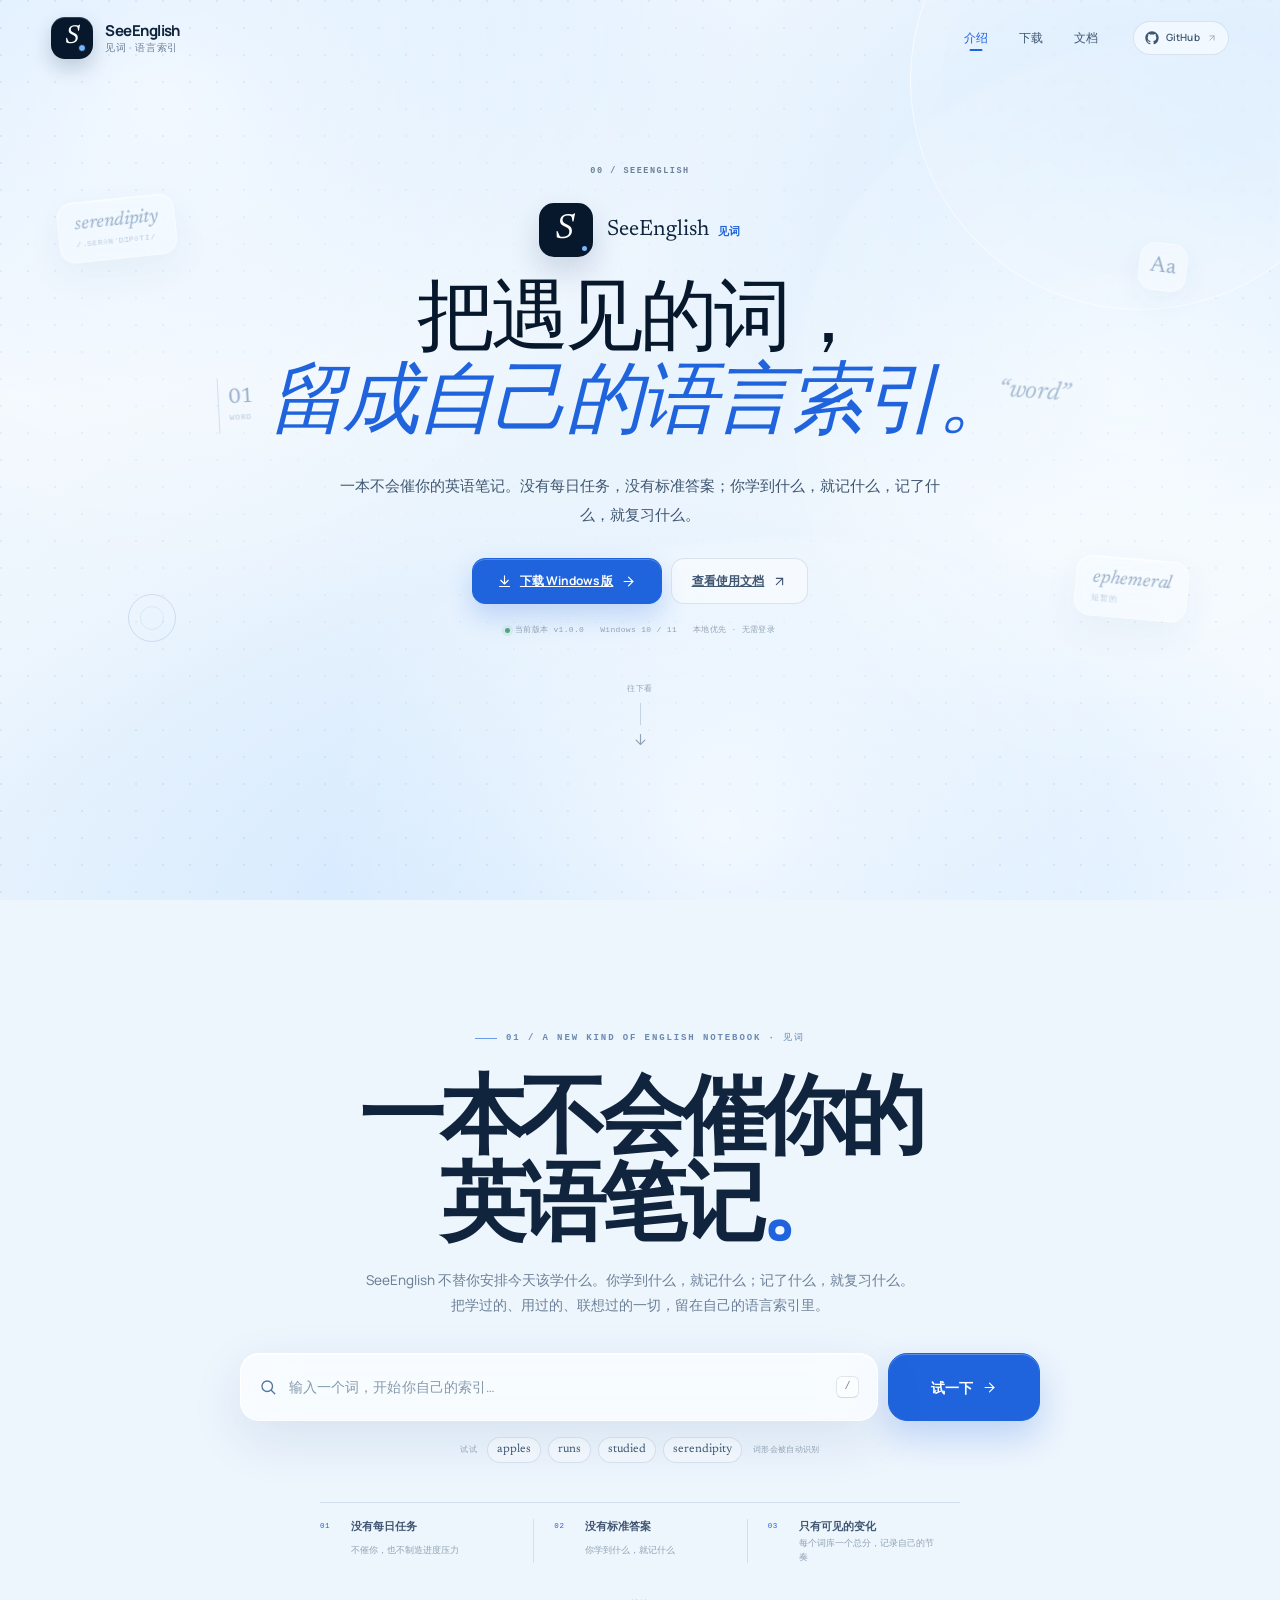
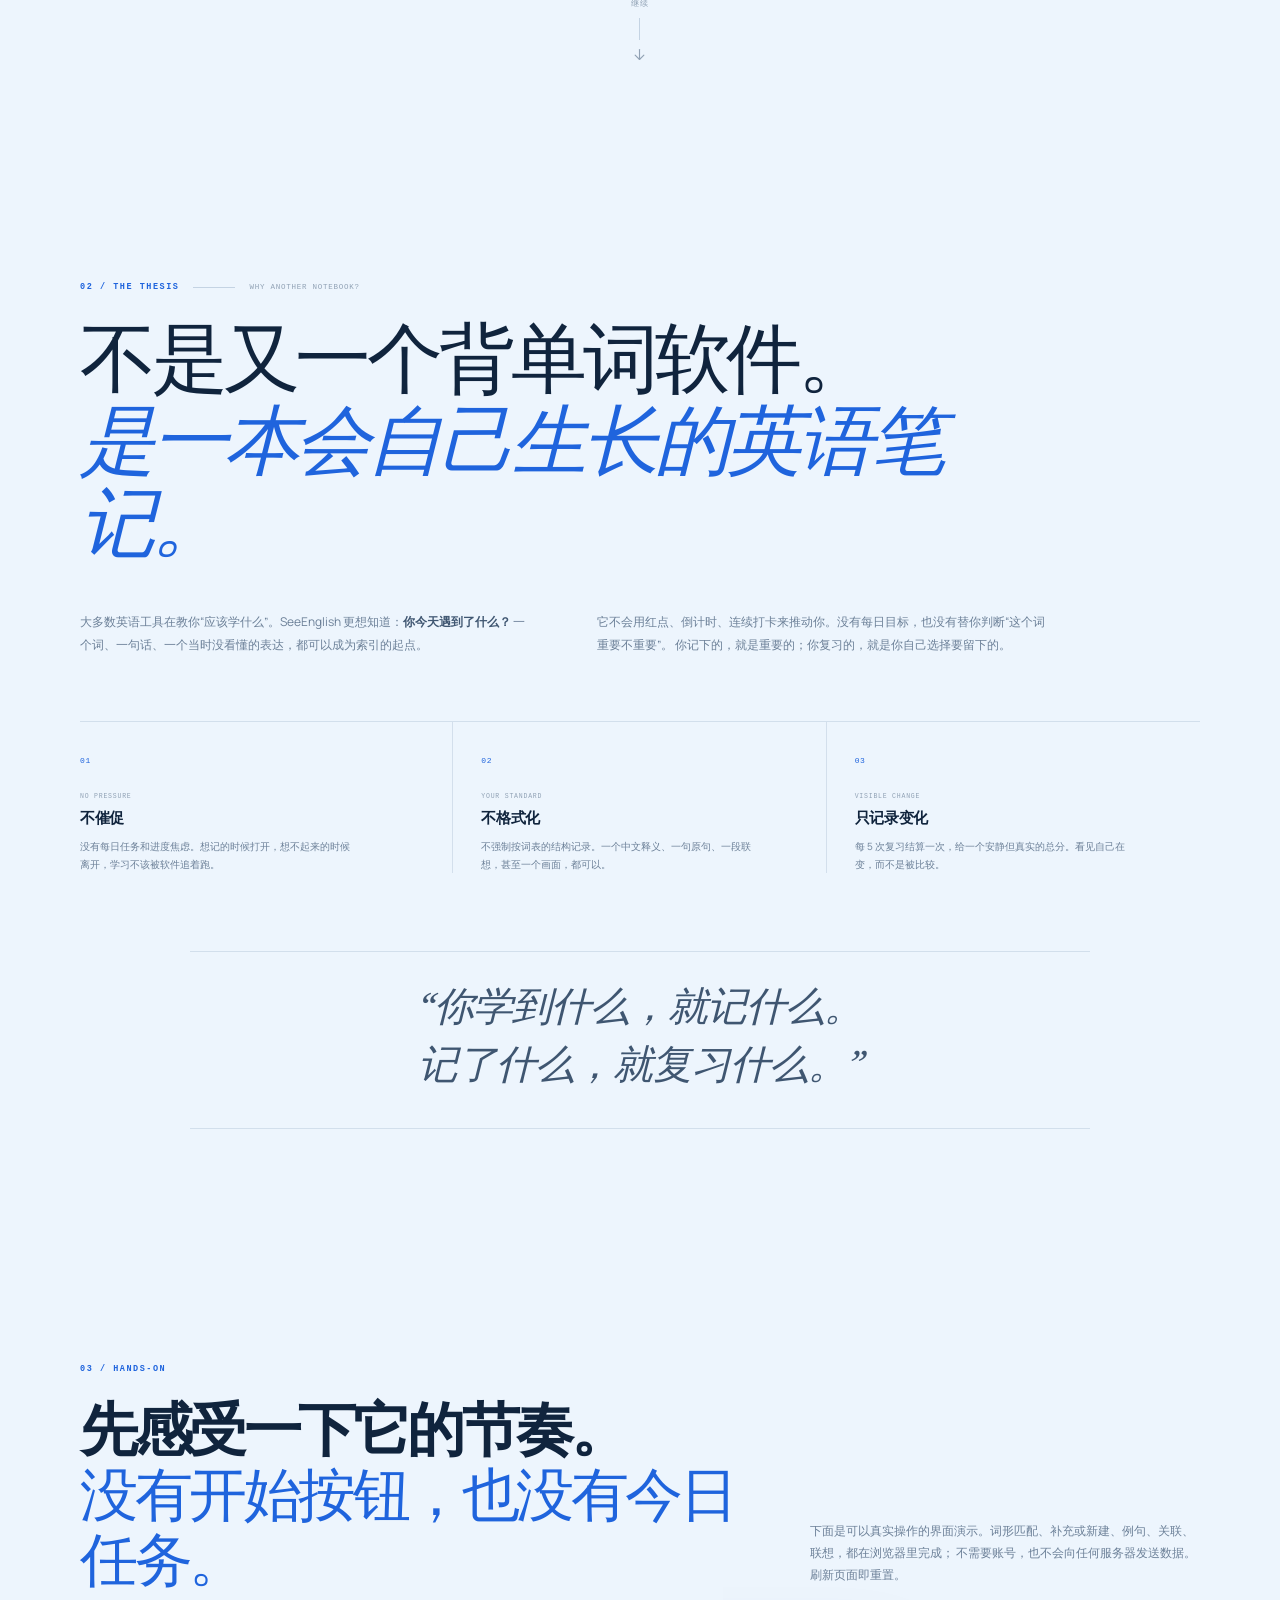
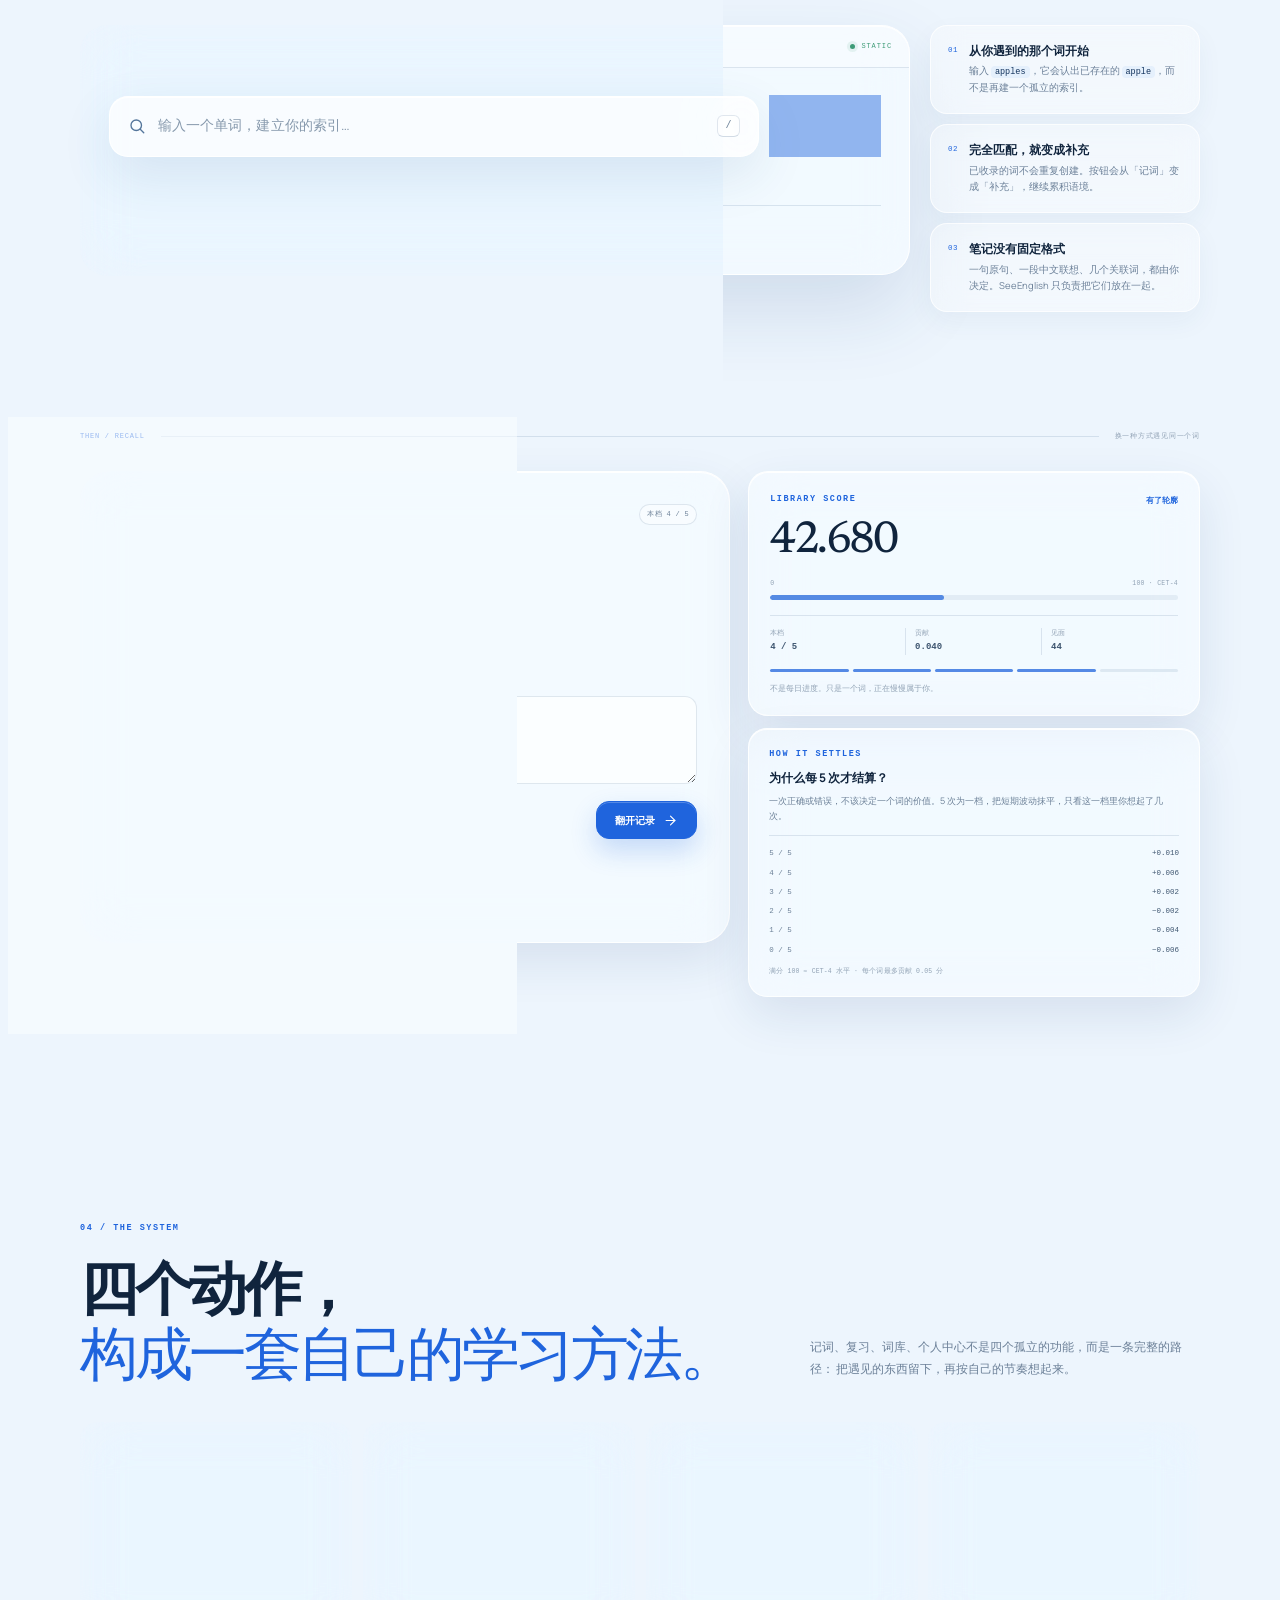
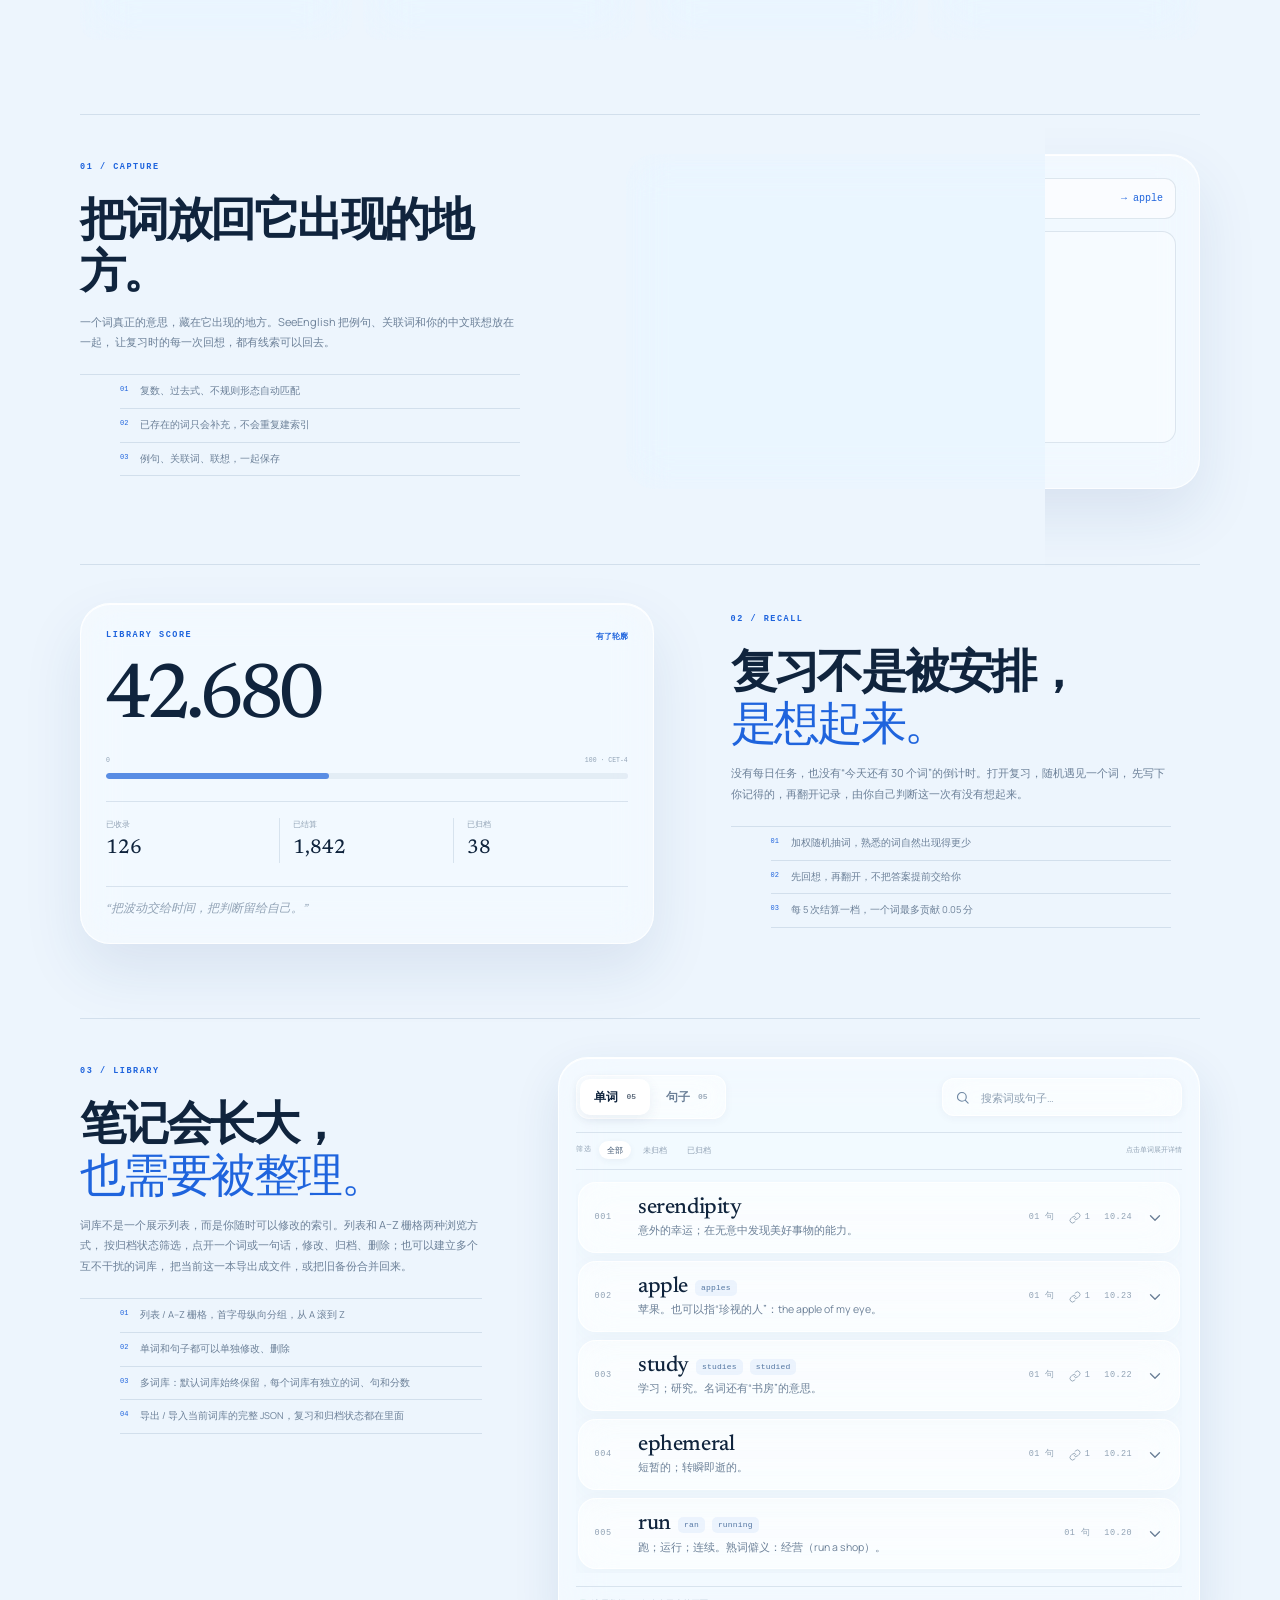
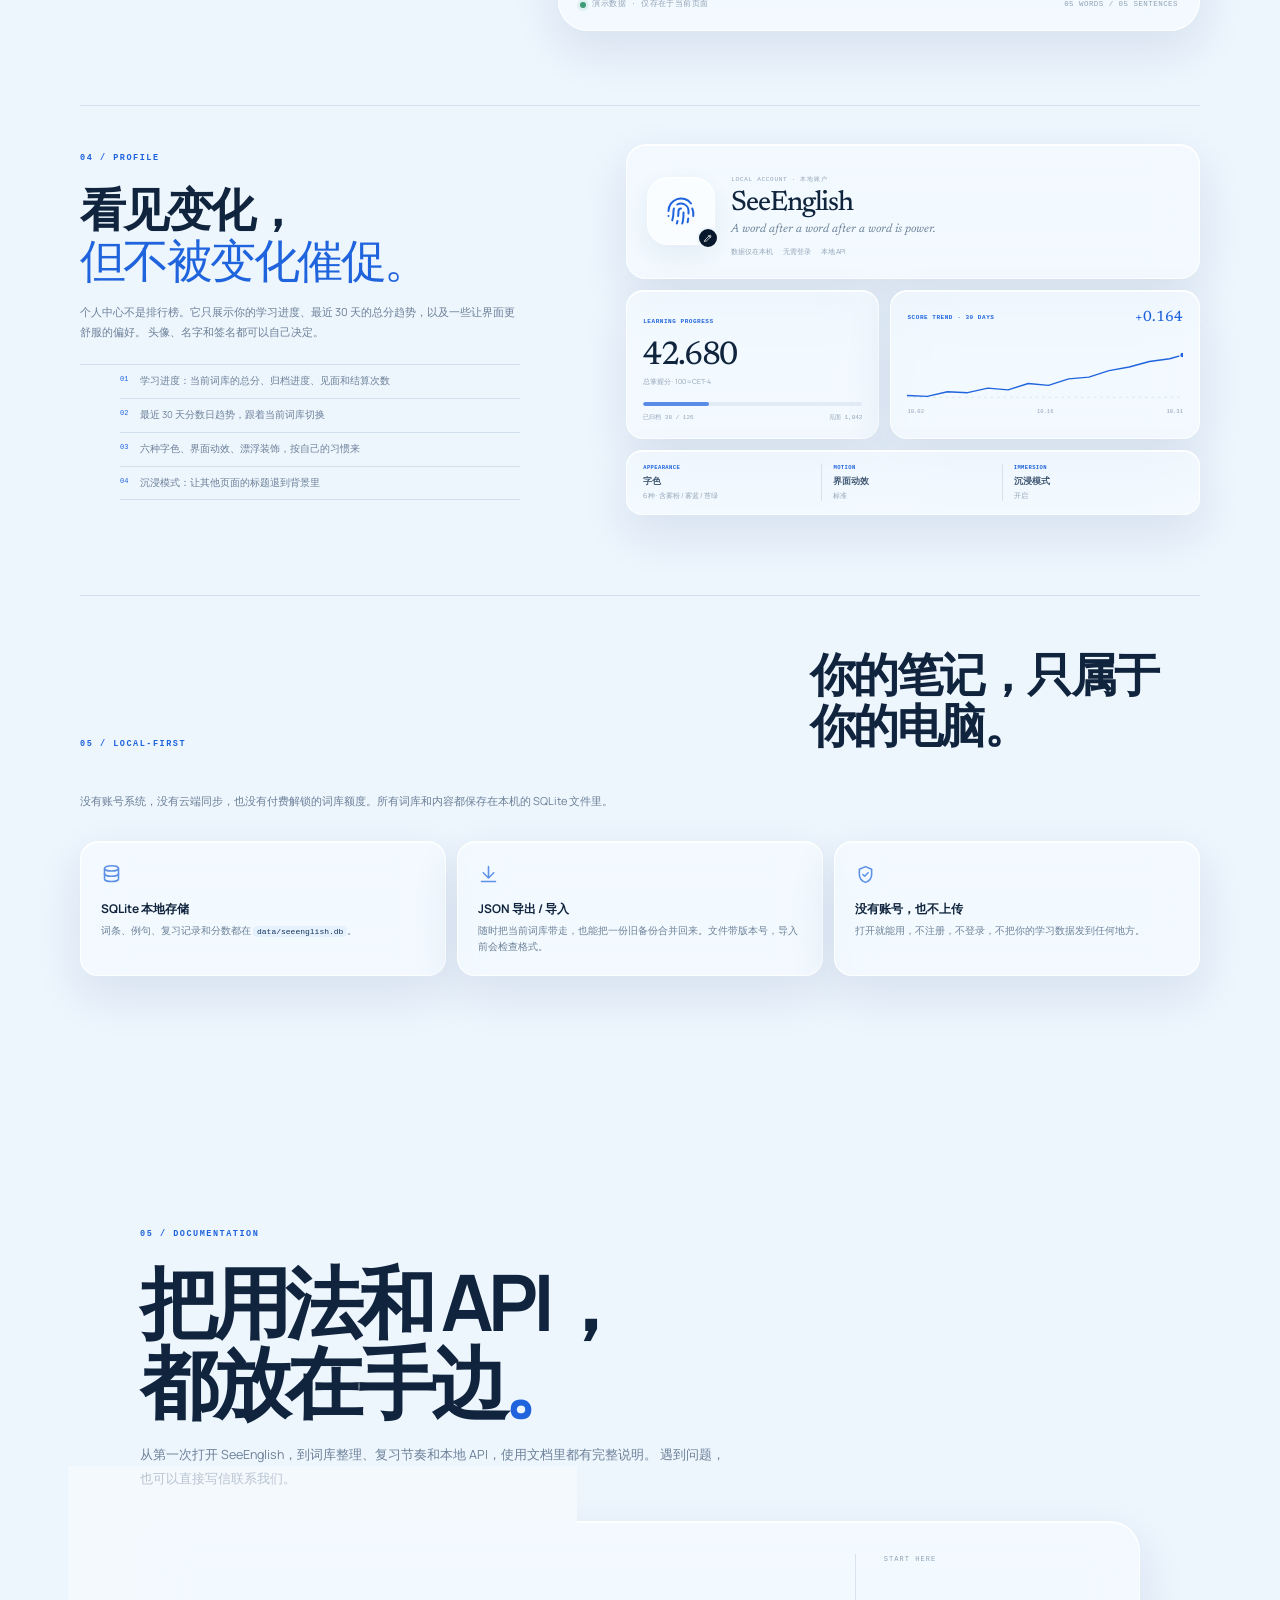
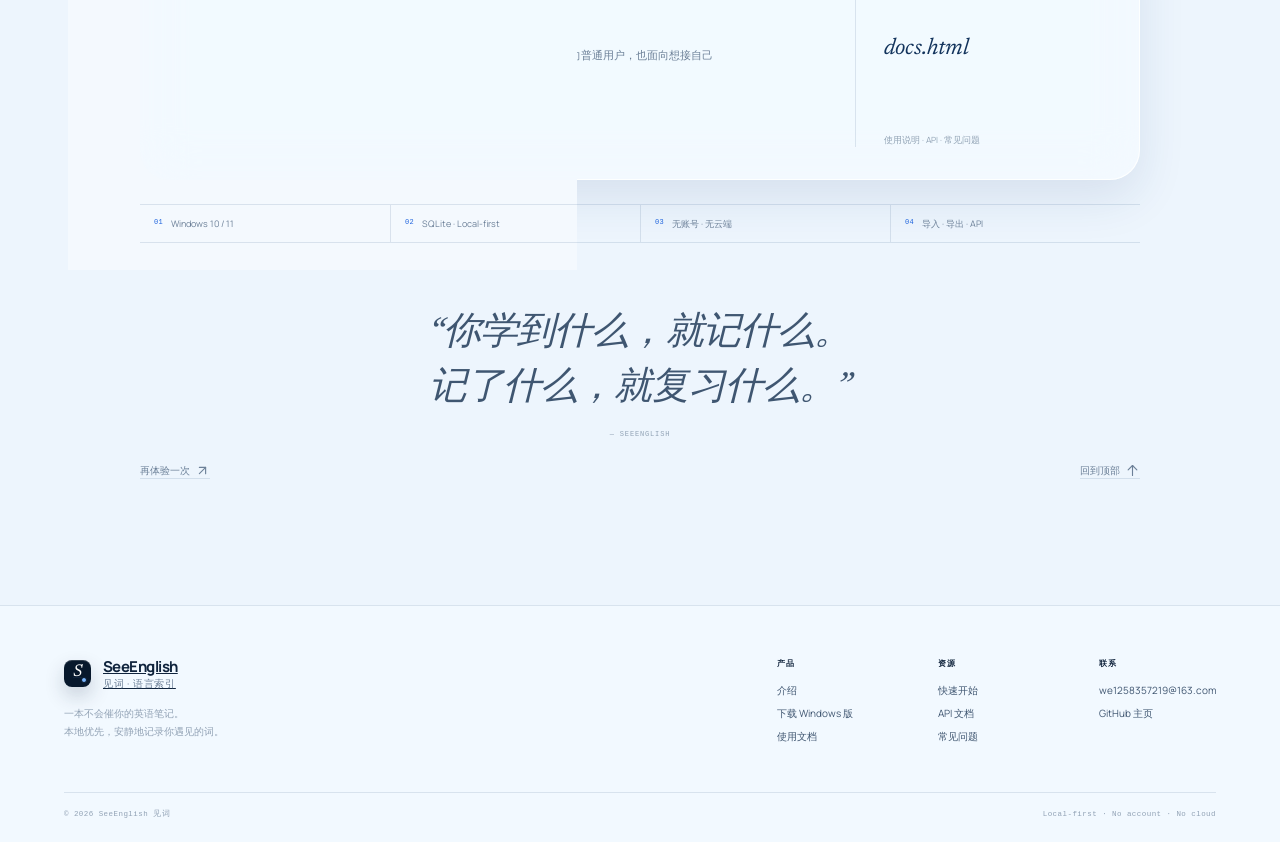
<file: index.html>
<!doctype html>
<html lang="zh-CN">
  <head>
    <meta charset="UTF-8" />
    <meta name="viewport" content="width=device-width, initial-scale=1.0, viewport-fit=cover" />
    <meta name="theme-color" content="#edf5fd" />
    <meta
      name="description"
      content="SeeEnglish 见词 —— 一本不会催你的英语笔记。没有每日任务和进度压力，你学到什么就记什么，记了什么就复习什么。所有词、句子和联想，留在自己的本地语言索引里。"
    />
    <meta property="og:title" content="SeeEnglish · 见词 — 一本不会催你的英语笔记" />
    <meta
      property="og:description"
      content="不是又一个背单词软件。是一本会自己生长的英语笔记。本地优先，没有每日任务，没有标准答案。"
    />
    <meta property="og:type" content="website" />
    <meta name="twitter:card" content="summary" />
    <link rel="icon" type="image/svg+xml" href="./assets/favicon.svg" />
    <link rel="stylesheet" href="./base.css" />
    <link rel="stylesheet" href="./styles.css" />
    <link rel="stylesheet" href="./site-v2.css" />
    <link rel="stylesheet" href="./official.css" />
    <title>SeeEnglish · 见词 — 一本不会催你的英语笔记</title>
  </head>
  <body>
    <svg class="svg-sprite" aria-hidden="true" focusable="false">
      <symbol id="i-search" viewBox="0 0 24 24" fill="none" stroke="currentColor" stroke-width="1.8" stroke-linecap="round" stroke-linejoin="round">
        <circle cx="11" cy="11" r="7"></circle>
        <line x1="21" y1="21" x2="16.65" y2="16.65"></line>
      </symbol>
      <symbol id="i-arrow-right" viewBox="0 0 24 24" fill="none" stroke="currentColor" stroke-width="1.8" stroke-linecap="round" stroke-linejoin="round">
        <line x1="5" y1="12" x2="19" y2="12"></line>
        <polyline points="12 5 19 12 12 19"></polyline>
      </symbol>
      <symbol id="i-arrow-down" viewBox="0 0 24 24" fill="none" stroke="currentColor" stroke-width="1.8" stroke-linecap="round" stroke-linejoin="round">
        <line x1="12" y1="4" x2="12" y2="20"></line>
        <polyline points="5 13 12 20 19 13"></polyline>
      </symbol>
      <symbol id="i-arrow-up-right" viewBox="0 0 24 24" fill="none" stroke="currentColor" stroke-width="1.8" stroke-linecap="round" stroke-linejoin="round">
        <line x1="7" y1="17" x2="17" y2="7"></line>
        <polyline points="7 7 17 7 17 17"></polyline>
      </symbol>
      <symbol id="i-github" viewBox="0 0 24 24" fill="currentColor">
        <path d="M12 .5C5.73.5.5 5.73.5 12c0 5.08 3.29 9.39 7.86 10.91.58.1.79-.25.79-.56 0-.28-.01-1.02-.02-2-3.2.7-3.88-1.54-3.88-1.54-.52-1.32-1.27-1.67-1.27-1.67-1.04-.71.08-.7.08-.7 1.15.08 1.76 1.18 1.76 1.18 1.02 1.76 2.68 1.25 3.33.96.1-.74.4-1.25.73-1.54-2.55-.29-5.23-1.28-5.23-5.68 0-1.26.45-2.28 1.18-3.09-.12-.29-.51-1.46.11-3.05 0 0 .97-.31 3.18 1.18.92-.26 1.91-.39 2.9-.39.98 0 1.97.13 2.9.39 2.2-1.49 3.17-1.18 3.17-1.18.63 1.59.23 2.76.11 3.05.73.81 1.17 1.83 1.17 3.09 0 4.41-2.69 5.39-5.25 5.67.41.35.77 1.04.77 2.11 0 1.52-.01 2.75-.01 3.13 0 .31.21.67.8.56C20.22 21.38 23.5 17.07 23.5 12 23.5 5.73 18.27.5 12 .5z"></path>
      </symbol>
      <symbol id="i-home" viewBox="0 0 24 24" fill="none" stroke="currentColor" stroke-width="1.8" stroke-linecap="round" stroke-linejoin="round">
        <path d="M3 10.5 12 3l9 7.5"></path>
        <path d="M5 9.5V21h14V9.5"></path>
        <path d="M9.5 21v-7h5v7"></path>
      </symbol>
      <symbol id="i-play" viewBox="0 0 24 24" fill="none" stroke="currentColor" stroke-width="1.8" stroke-linecap="round" stroke-linejoin="round">
        <circle cx="12" cy="12" r="9"></circle>
        <polygon points="10 8.5 16 12 10 15.5 10 8.5"></polygon>
      </symbol>
      <symbol id="i-library" viewBox="0 0 24 24" fill="none" stroke="currentColor" stroke-width="1.8" stroke-linecap="round" stroke-linejoin="round">
        <path d="M4 19.5V4.5"></path>
        <path d="M4 19.5h16"></path>
        <path d="M8 16V9"></path>
        <path d="M12 16V6"></path>
        <path d="M16 16v-5"></path>
        <path d="M20 16V8"></path>
      </symbol>
      <symbol id="i-code" viewBox="0 0 24 24" fill="none" stroke="currentColor" stroke-width="1.8" stroke-linecap="round" stroke-linejoin="round">
        <polyline points="16 18 22 12 16 6"></polyline>
        <polyline points="8 6 2 12 8 18"></polyline>
      </symbol>
      <symbol id="i-copy" viewBox="0 0 24 24" fill="none" stroke="currentColor" stroke-width="1.8" stroke-linecap="round" stroke-linejoin="round">
        <rect x="9" y="9" width="12" height="12" rx="2"></rect>
        <path d="M5 15V5a2 2 0 0 1 2-2h10"></path>
      </symbol>
      <symbol id="i-check" viewBox="0 0 24 24" fill="none" stroke="currentColor" stroke-width="2" stroke-linecap="round" stroke-linejoin="round">
        <polyline points="20 6 9 17 4 12"></polyline>
      </symbol>
      <symbol id="i-chevron" viewBox="0 0 24 24" fill="none" stroke="currentColor" stroke-width="1.8" stroke-linecap="round" stroke-linejoin="round">
        <polyline points="6 9 12 15 18 9"></polyline>
      </symbol>
      <symbol id="i-quote" viewBox="0 0 24 24" fill="none" stroke="currentColor" stroke-width="1.8" stroke-linecap="round" stroke-linejoin="round">
        <path d="M10 11H6a1 1 0 0 1-1-1V7a2 2 0 0 1 2-2h1a2 2 0 0 1 2 2v7c0 3-2 4.5-4 5"></path>
        <path d="M19 11h-4a1 1 0 0 1-1-1V7a2 2 0 0 1 2-2h1a2 2 0 0 1 2 2v7c0 3-2 4.5-4 5"></path>
      </symbol>
      <symbol id="i-link" viewBox="0 0 24 24" fill="none" stroke="currentColor" stroke-width="1.8" stroke-linecap="round" stroke-linejoin="round">
        <path d="M10 13a5 5 0 0 0 7.54.54l3-3a5 5 0 0 0-7.07-7.07l-1.72 1.71"></path>
        <path d="M14 11a5 5 0 0 0-7.54-.54l-3 3a5 5 0 0 0 7.07 7.07l1.71-1.71"></path>
      </symbol>
      <symbol id="i-plus" viewBox="0 0 24 24" fill="none" stroke="currentColor" stroke-width="1.8" stroke-linecap="round" stroke-linejoin="round">
        <line x1="12" y1="5" x2="12" y2="19"></line>
        <line x1="5" y1="12" x2="19" y2="12"></line>
      </symbol>
      <symbol id="i-x" viewBox="0 0 24 24" fill="none" stroke="currentColor" stroke-width="1.8" stroke-linecap="round" stroke-linejoin="round">
        <line x1="18" y1="6" x2="6" y2="18"></line>
        <line x1="6" y1="6" x2="18" y2="18"></line>
      </symbol>
      <symbol id="i-spark" viewBox="0 0 24 24" fill="none" stroke="currentColor" stroke-width="1.7" stroke-linecap="round" stroke-linejoin="round">
        <path d="M12 3v3"></path>
        <path d="M12 18v3"></path>
        <path d="M3 12h3"></path>
        <path d="M18 12h3"></path>
        <path d="m5.6 5.6 2.1 2.1"></path>
        <path d="m16.3 16.3 2.1 2.1"></path>
        <path d="m18.4 5.6-2.1 2.1"></path>
        <path d="m7.7 16.3-2.1 2.1"></path>
      </symbol>
      <symbol id="i-database" viewBox="0 0 24 24" fill="none" stroke="currentColor" stroke-width="1.8" stroke-linecap="round" stroke-linejoin="round">
        <ellipse cx="12" cy="5" rx="8" ry="3"></ellipse>
        <path d="M4 5v6c0 1.66 3.58 3 8 3s8-1.34 8-3V5"></path>
        <path d="M4 11v6c0 1.66 3.58 3 8 3s8-1.34 8-3v-6"></path>
      </symbol>
      <symbol id="i-file" viewBox="0 0 24 24" fill="none" stroke="currentColor" stroke-width="1.8" stroke-linecap="round" stroke-linejoin="round">
        <path d="M14 2H6a2 2 0 0 0-2 2v16a2 2 0 0 0 2 2h12a2 2 0 0 0 2-2V8z"></path>
        <polyline points="14 2 14 8 20 8"></polyline>
      </symbol>
      <symbol id="i-user" viewBox="0 0 24 24" fill="none" stroke="currentColor" stroke-width="1.7" stroke-linecap="round" stroke-linejoin="round">
        <circle cx="12" cy="8" r="4"></circle>
        <path d="M4.5 21c.7-4.2 3.3-6.5 7.5-6.5s6.8 2.3 7.5 6.5"></path>
      </symbol>
      <symbol id="i-archive" viewBox="0 0 24 24" fill="none" stroke="currentColor" stroke-width="1.8" stroke-linecap="round" stroke-linejoin="round">
        <rect x="3" y="4" width="18" height="5" rx="1"></rect>
        <path d="M5 9v11h14V9"></path>
        <path d="M10 13h4"></path>
      </symbol>
      <symbol id="i-download" viewBox="0 0 24 24" fill="none" stroke="currentColor" stroke-width="1.8" stroke-linecap="round" stroke-linejoin="round">
        <path d="M12 3v12"></path>
        <polyline points="6 10 12 16 18 10"></polyline>
        <path d="M4 20h16"></path>
      </symbol>
      <symbol id="i-chart" viewBox="0 0 24 24" fill="none" stroke="currentColor" stroke-width="1.8" stroke-linecap="round" stroke-linejoin="round">
        <path d="M4 20V4"></path>
        <path d="M4 20h16"></path>
        <polyline points="7 16 11 11 14 14 20 5"></polyline>
      </symbol>
      <symbol id="i-pen" viewBox="0 0 24 24" fill="none" stroke="currentColor" stroke-width="1.8" stroke-linecap="round" stroke-linejoin="round">
        <path d="m4 20 4.5-1 10-10a2.1 2.1 0 0 0-3-3l-10 10z"></path>
        <path d="m13 6 5 5"></path>
      </symbol>
      <symbol id="i-shield" viewBox="0 0 24 24" fill="none" stroke="currentColor" stroke-width="1.8" stroke-linecap="round" stroke-linejoin="round">
        <path d="M12 3 5 6v6c0 4.2 2.7 7.4 7 9 4.3-1.6 7-4.8 7-9V6z"></path>
        <polyline points="9 12 11 14 15 10"></polyline>
      </symbol>
      <symbol id="i-fingerprint" viewBox="0 0 24 24" fill="none" stroke="currentColor" stroke-width="1.6" stroke-linecap="round" stroke-linejoin="round">
        <path d="M12 10a2 2 0 0 0-2 2c0 1.02-.1 2.51-.26 4"></path>
        <path d="M14 13.12c0 2.38 0 6.38-1 8.88"></path>
        <path d="M17.29 21.02c.12-.6.43-2.3.5-3.02"></path>
        <path d="M2 12a10 10 0 0 1 18-6"></path>
        <path d="M2 16h.01"></path>
        <path d="M21.8 16c.2-2 .131-4.02-.8-6"></path>
        <path d="M5 19.5C5.5 18 6 15 6 12a6 6 0 0 1 .34-2"></path>
        <path d="M8.65 22c.21-.66.45-1.32.57-2"></path>
        <path d="M9 6.8a6 6 0 0 1 9 5.2v2"></path>
      </symbol>
    </svg>

    <div class="backdrop" aria-hidden="true">
      <div class="backdrop__base"></div>
      <div class="backdrop__wash backdrop__wash--one"></div>
      <div class="backdrop__wash backdrop__wash--two"></div>
      <div class="backdrop__wash backdrop__wash--three"></div>
      <div class="backdrop__dots"></div>
      <div class="backdrop__orb"></div>
      <div class="floaters">
        <div class="floater floater--word" style="left: 4.5%; top: 22%; --delay: -2s; --duration: 17s; --rotate: -6deg">
          <span class="floater__word">serendipity</span>
          <span class="floater__detail">/ˌserənˈdɪpəti/</span>
        </div>
        <div class="floater floater--glyph" style="left: 89%; top: 27%; --delay: -7s; --duration: 19s; --rotate: 7deg">
          <span class="floater__word">Aa</span>
        </div>
        <div class="floater floater--ring" style="left: 10%; top: 66%; --delay: -4s; --duration: 21s; --rotate: 0deg">
          <span class="floater__ring"></span>
        </div>
        <div class="floater floater--word" style="left: 84%; top: 62%; --delay: -9s; --duration: 18s; --rotate: 5deg">
          <span class="floater__word">ephemeral</span>
          <span class="floater__detail">短暂的</span>
        </div>
        <div class="floater floater--index" style="left: 17%; top: 42%; --delay: -5s; --duration: 23s; --rotate: -3deg">
          <span class="floater__index">01</span>
          <span class="floater__detail">WORD</span>
        </div>
        <div class="floater floater--quote" style="left: 78%; top: 42%; --delay: -11s; --duration: 20s; --rotate: 4deg">
          <span class="floater__word">“word”</span>
        </div>
      </div>
    </div>

    <header class="site-header" id="site-header">
      <a class="brand" href="#intro" aria-label="SeeEnglish 首页">
        <span class="brand__mark">
          <span class="brand__letter">S</span>
          <span class="brand__dot"></span>
        </span>
        <span class="brand__copy">
          <span class="brand__name">SeeEnglish</span>
          <span class="brand__cn">见词 · 语言索引</span>
        </span>
      </a>
      <div class="site-header__right">
        <nav class="official-nav" aria-label="主导航">
          <a class="is-active" href="#intro">介绍</a>
          <a href="./download.html">下载</a>
          <a href="./docs.html">文档</a>
        </nav>
        <a class="official-github" href="https://github.com/Yu-Sea/SeeEnglish" target="_blank" rel="noopener noreferrer">
          <svg class="icon" aria-hidden="true"><use href="#i-github"></use></svg>
          <span>GitHub</span>
          <svg class="icon icon--small" aria-hidden="true"><use href="#i-arrow-up-right"></use></svg>
        </a>
      </div>
    </header>

    <div class="scroll-progress" aria-hidden="true"><span id="scroll-progress-bar"></span></div>

    <main class="site-main">
      <section class="site-section site-intro" id="intro" data-section="intro">
        <div class="intro-inner">
          <div class="section-kicker reveal">00 / SEEENGLISH</div>
          <div class="intro-mark reveal">
            <span class="intro-mark__box"><span>S</span><i></i></span>
            <span class="intro-mark__name">SeeEnglish <em>见词</em></span>
          </div>
          <h1 class="intro-title reveal">
            把遇见的词，<br />
            <em>留成自己的语言索引。</em>
          </h1>
          <p class="intro-copy reveal">
            一本不会催你的英语笔记。没有每日任务，没有标准答案；你学到什么，就记什么，记了什么，就复习什么。
          </p>
          <div class="intro-actions reveal">
            <a class="button button--primary intro-download" href="./download.html">
              <svg class="icon icon--small" aria-hidden="true"><use href="#i-download"></use></svg>
              下载 Windows 版
              <svg class="icon icon--small" aria-hidden="true"><use href="#i-arrow-right"></use></svg>
            </a>
            <a class="button button--ghost" href="./docs.html">
              查看使用文档
              <svg class="icon icon--small" aria-hidden="true"><use href="#i-arrow-up-right"></use></svg>
            </a>
          </div>
          <div class="intro-meta reveal">
            <span><i></i> 当前版本 v1.0.0</span>
            <span>Windows 10 / 11</span>
            <span>本地优先 · 无需登录</span>
          </div>
          <a class="scroll-cue" href="#home" aria-label="继续了解 SeeEnglish">
            <span>往下看</span>
            <span class="scroll-cue__line"></span>
            <svg class="icon icon--small" aria-hidden="true"><use href="#i-arrow-down"></use></svg>
          </a>
        </div>
      </section>

      <section class="site-section site-home" id="home" data-section="home">
        <div class="home-inner">
          <div class="eyebrow site-eyebrow reveal">
            <span class="eyebrow__line"></span>
            01 / A NEW KIND OF ENGLISH NOTEBOOK · 见词
          </div>
          <h1 class="home-title reveal">
            一本不会催你的<br />
            英语笔记<span class="accent">。</span>
          </h1>
          <p class="home-copy reveal">
            SeeEnglish 不替你安排今天该学什么。你学到什么，就记什么；记了什么，就复习什么。<br class="desktop-only" />
            把学过的、用过的、联想过的一切，留在自己的语言索引里。
          </p>

          <form class="home-search reveal" id="home-search" action="#experience" role="search">
            <div class="search-field">
              <svg class="search-field__icon icon" aria-hidden="true"><use href="#i-search"></use></svg>
              <input
                id="home-query"
                type="text"
                placeholder="输入一个词，开始你自己的索引…"
                aria-label="输入一个英语单词"
                autocomplete="off"
                autocapitalize="off"
                spellcheck="false"
              />
              <kbd class="search-field__kbd">/</kbd>
            </div>
            <button class="capture-button" type="submit">
              <span>试一下</span>
              <svg class="icon icon--small" aria-hidden="true"><use href="#i-arrow-right"></use></svg>
            </button>
          </form>

          <div class="try-row reveal">
            <span class="try-row__label">试试</span>
            <button type="button" class="try-chip" data-try="apples">apples</button>
            <button type="button" class="try-chip" data-try="runs">runs</button>
            <button type="button" class="try-chip" data-try="studied">studied</button>
            <button type="button" class="try-chip" data-try="serendipity">serendipity</button>
            <span class="try-row__hint">词形会被自动识别</span>
          </div>

          <div class="home-facets reveal" aria-label="产品特点">
            <div class="home-facet">
              <span>01</span>
              <p>没有每日任务</p>
              <small>不催你，也不制造进度压力</small>
            </div>
            <div class="home-facet">
              <span>02</span>
              <p>没有标准答案</p>
              <small>你学到什么，就记什么</small>
            </div>
            <div class="home-facet">
              <span>03</span>
              <p>只有可见的变化</p>
              <small>每个词库一个总分，记录自己的节奏</small>
            </div>
          </div>

          <a class="scroll-cue" href="#thesis" aria-label="继续了解 SeeEnglish">
            <span>继续</span>
            <span class="scroll-cue__line"></span>
            <svg class="icon icon--small" aria-hidden="true"><use href="#i-arrow-down"></use></svg>
          </a>
        </div>
      </section>

      <section class="site-section site-thesis" id="thesis" data-section="home">
        <div class="section-shell">
          <div class="thesis-kicker reveal">
            <span class="section-kicker">02 / THE THESIS</span>
            <span class="thesis-kicker__line"></span>
            <span>WHY ANOTHER NOTEBOOK?</span>
          </div>
          <h2 class="thesis-title reveal">
            不是又一个背单词软件。<br />
            <em>是一本会自己生长的英语笔记。</em>
          </h2>
          <div class="thesis-copy reveal">
            <p>
              大多数英语工具在教你“应该学什么”。SeeEnglish 更想知道：<strong>你今天遇到了什么？</strong>
              一个词、一句话、一个当时没看懂的表达，都可以成为索引的起点。
            </p>
            <p>
              它不会用红点、倒计时、连续打卡来推动你。没有每日目标，也没有替你判断“这个词重要不重要”。
              你记下的，就是重要的；你复习的，就是你自己选择要留下的。
            </p>
          </div>
          <div class="thesis-principles">
            <article class="thesis-principle reveal">
              <span class="thesis-principle__num">01</span>
              <span class="thesis-principle__en">NO PRESSURE</span>
              <h3>不催促</h3>
              <p>没有每日任务和进度焦虑。想记的时候打开，想不起来的时候离开，学习不该被软件追着跑。</p>
            </article>
            <article class="thesis-principle reveal">
              <span class="thesis-principle__num">02</span>
              <span class="thesis-principle__en">YOUR STANDARD</span>
              <h3>不格式化</h3>
              <p>不强制按词表的结构记录。一个中文释义、一句原句、一段联想，甚至一个画面，都可以。</p>
            </article>
            <article class="thesis-principle reveal">
              <span class="thesis-principle__num">03</span>
              <span class="thesis-principle__en">VISIBLE CHANGE</span>
              <h3>只记录变化</h3>
              <p>每 5 次复习结算一次，给一个安静但真实的总分。看见自己在变，而不是被比较。</p>
            </article>
          </div>
          <blockquote class="thesis-quote reveal">
            “你学到什么，就记什么。<br />
            记了什么，就复习什么。”
          </blockquote>
        </div>
      </section>

      <section class="site-section site-experience" id="experience" data-section="experience">
        <div class="section-shell">
          <header class="section-head reveal">
            <div class="section-kicker">03 / HANDS-ON</div>
            <div class="section-head__row">
              <h2 class="section-title">
                先感受一下它的节奏。<br />
                <em>没有开始按钮，也没有今日任务。</em>
              </h2>
              <p class="section-copy">
                下面是可以真实操作的界面演示。词形匹配、补充或新建、例句、关联、联想，都在浏览器里完成；
                不需要账号，也不会向任何服务器发送数据。刷新页面即重置。
              </p>
            </div>
          </header>

          <div class="demo-layout">
            <div class="demo-shell reveal">
              <div class="demo-chrome">
                <span class="demo-dots" aria-hidden="true"><i></i><i></i><i></i></span>
                <span class="demo-chrome__title">SEEENGLISH / CAPTURE DEMO</span>
                <span class="demo-live"><i></i>STATIC</span>
              </div>
              <div class="demo-body">
                <div class="add-page is-idle demo-page" id="demo-page">
                  <div class="search-zone">
                    <form class="search-bar" id="demo-form" role="search">
                      <div class="search-field">
                        <svg class="search-field__icon icon" aria-hidden="true"><use href="#i-search"></use></svg>
                        <input
                          id="demo-query"
                          type="text"
                          placeholder="输入一个单词，建立你的索引…"
                          aria-label="演示：输入英语单词"
                          autocomplete="off"
                          autocapitalize="off"
                          spellcheck="false"
                        />
                        <kbd class="search-field__kbd">/</kbd>
                        <div class="search-field__loading" id="demo-loading" hidden>
                          <span></span><span></span><span></span>
                        </div>
                        <button class="search-field__clear" id="demo-clear" type="button" hidden aria-label="清空输入">
                          <svg class="icon icon--tiny" aria-hidden="true"><use href="#i-x"></use></svg>
                        </button>
                      </div>
                      <button class="capture-button" id="demo-submit" type="submit" disabled>
                        <svg class="icon icon--small" aria-hidden="true"><use href="#i-plus"></use></svg>
                        <span>记词</span>
                      </button>
                    </form>
                    <div id="demo-match" aria-live="polite"></div>
                    <p class="search-caption" id="demo-caption">
                      支持复数、过去式与不规则形态 · 按 <kbd>Tab</kbd> 取第一个候选
                    </p>
                  </div>
                  <div class="demo-quick" id="demo-quick">
                    <span>词库里已经有</span>
                    <button type="button" data-demo-try="apple">apple</button>
                    <button type="button" data-demo-try="study">study</button>
                    <button type="button" data-demo-try="run">run</button>
                    <button type="button" data-demo-try="serendipity">serendipity</button>
                    <button type="button" data-demo-try="ephemeral">ephemeral</button>
                  </div>
                  <div id="demo-composer"></div>
                </div>
              </div>
            </div>

            <aside class="demo-side">
              <article class="demo-note reveal">
                <span class="demo-note__index">01</span>
                <div>
                  <h3>从你遇到的那个词开始</h3>
                  <p>输入 <code>apples</code>，它会认出已存在的 <code>apple</code>，而不是再建一个孤立的索引。</p>
                </div>
              </article>
              <article class="demo-note reveal">
                <span class="demo-note__index">02</span>
                <div>
                  <h3>完全匹配，就变成补充</h3>
                  <p>已收录的词不会重复创建。按钮会从「记词」变成「补充」，继续累积语境。</p>
                </div>
              </article>
              <article class="demo-note reveal">
                <span class="demo-note__index">03</span>
                <div>
                  <h3>笔记没有固定格式</h3>
                  <p>一句原句、一段中文联想、几个关联词，都由你决定。SeeEnglish 只负责把它们放在一起。</p>
                </div>
              </article>
              <div class="demo-keyboard reveal">
                <kbd>Tab</kbd>
                <span>取第一个相关形态到输入框</span>
              </div>
            </aside>
          </div>

          <div class="experience-divider reveal">
            <span>THEN / RECALL</span>
            <span class="experience-divider__line"></span>
            <span>换一种方式遇见同一个词</span>
          </div>

          <div class="review-demo">
            <div class="rd-card glass reveal" id="rd-card">
              <div class="rd-card__top">
                <span>REVIEW / 45</span>
                <span class="rd-chip" id="rd-block-chip">本档 4 / 5</span>
              </div>
              <div class="rd-word" id="rd-word">serendipity</div>
              <p class="rd-pron">/ˌserənˈdɪpəti/ · noun</p>

              <div class="rd-stage" id="rd-prompt">
                <p class="rd-label">先不查答案。写下你记得的意思。</p>
                <textarea
                  id="rd-input"
                  rows="3"
                  maxlength="220"
                  placeholder="中文、英文解释，或一个你记得的画面…"
                  aria-label="写下你记得的意思"
                ></textarea>
                <div class="rd-hint">
                  <span>没有标准答案。写下你此刻想到的。</span>
                  <button class="button button--primary" id="rd-reveal" type="button">
                    翻开记录
                    <svg class="icon icon--small" aria-hidden="true"><use href="#i-arrow-right"></use></svg>
                  </button>
                </div>
              </div>

              <div class="rd-stage" id="rd-record" hidden>
                <div class="rd-note">
                  <span class="rd-label">你的记录</span>
                  <p>意外的发现；在无意中遇到美好事物的运气。</p>
                </div>
                <div class="rd-sentence">
                  <svg class="icon icon--small" aria-hidden="true"><use href="#i-quote"></use></svg>
                  <span>We met by pure serendipity.</span>
                </div>
                <div class="rd-answer">
                  <span class="rd-label">你写下的</span>
                  <p id="rd-answer-text">—</p>
                </div>
                <p class="rd-label rd-label--question">这一次，你觉得自己想起来了吗？</p>
                <div class="rd-assess">
                  <button class="rd-assess__button" id="rd-wrong" type="button">
                    <span>还没有</span>
                    <small>再看一遍</small>
                  </button>
                  <button class="rd-assess__button rd-assess__button--correct" id="rd-correct" type="button">
                    <span>想起来了</span>
                    <small>算这一次正确</small>
                  </button>
                </div>
              </div>

              <div class="rd-stage rd-result" id="rd-result" hidden>
                <div class="rd-result__icon">
                  <svg class="icon" aria-hidden="true"><use href="#i-check"></use></svg>
                </div>
                <span class="section-kicker">BLOCK SETTLED</span>
                <h3>这一档完成了。</h3>
                <p class="rd-result__copy">5 次见面为一档。分数已经安静地加入当前词库总分。</p>
                <div class="rd-result__delta" id="rd-delta">+0.010</div>
                <div class="rd-result__rows">
                  <div><span>这一档</span><b id="rd-result-accuracy">5 / 5</b></div>
                  <div><span>这个词的贡献</span><b id="rd-result-contribution">0.050</b></div>
                  <div><span>新的总分</span><b id="rd-result-score">42.690</b></div>
                </div>
                <button class="button button--primary" id="rd-next" type="button">
                  再遇一次
                  <svg class="icon icon--small" aria-hidden="true"><use href="#i-arrow-right"></use></svg>
                </button>
              </div>
            </div>

            <aside class="rd-side">
              <div class="rd-score glass reveal">
                <div class="rd-score__top">
                  <span class="section-kicker">LIBRARY SCORE</span>
                  <span class="rd-score__level">有了轮廓</span>
                </div>
                <strong class="rd-score__number" id="rd-score">42.680</strong>
                <div class="rd-score__scale">
                  <span>0</span>
                  <span>100 · CET-4</span>
                </div>
                <div class="rd-score__track"><span id="rd-score-fill"></span></div>
                <div class="rd-score__metrics">
                  <div><span>本档</span><b id="rd-meetings">4 / 5</b></div>
                  <div><span>贡献</span><b id="rd-contribution">0.040</b></div>
                  <div><span>见面</span><b id="rd-meetings-total">44</b></div>
                </div>
                <div class="rd-score__dots" id="rd-dots" aria-label="本档进度">
                  <i class="is-on"></i><i class="is-on"></i><i class="is-on"></i><i class="is-on"></i><i></i>
                </div>
                <p class="rd-score__note">不是每日进度。只是一个词，正在慢慢属于你。</p>
              </div>

              <article class="rd-explainer glass reveal">
                <div class="section-kicker">HOW IT SETTLES</div>
                <h3>为什么每 5 次才结算？</h3>
                <p>
                  一次正确或错误，不该决定一个词的价值。5 次为一档，把短期波动抹平，只看这一档里你想起了几次。
                </p>
                <div class="rd-delta-list">
                  <div><span>5 / 5</span><b>+0.010</b></div>
                  <div><span>4 / 5</span><b>+0.006</b></div>
                  <div><span>3 / 5</span><b>+0.002</b></div>
                  <div><span>2 / 5</span><b>−0.002</b></div>
                  <div><span>1 / 5</span><b>−0.004</b></div>
                  <div><span>0 / 5</span><b>−0.006</b></div>
                </div>
                <p class="rd-explainer__foot">满分 100 ≈ CET-4 水平 · 每个词最多贡献 0.05 分</p>
              </article>
            </aside>
          </div>
        </div>
      </section>

      <section class="site-section site-features" id="features" data-section="features">
        <div class="section-shell">
          <header class="section-head reveal">
            <div class="section-kicker">04 / THE SYSTEM</div>
            <div class="section-head__row">
              <h2 class="section-title">
                四个动作，<br />
                <em>构成一套自己的学习方法。</em>
              </h2>
              <p class="section-copy">
                记词、复习、词库、个人中心不是四个孤立的功能，而是一条完整的路径：
                把遇见的东西留下，再按自己的节奏想起来。
              </p>
            </div>
          </header>

          <div class="feature-map">
            <a class="feature-map__card glass reveal" href="#capture">
              <span class="feature-map__num">01</span>
              <span class="feature-map__icon"><svg class="icon"><use href="#i-pen"></use></svg></span>
              <h3>记词</h3>
              <p>从遇到的词开始。词形自动匹配，补充或新建由你决定。</p>
              <span class="feature-map__link">CAPTURE <svg class="icon icon--tiny"><use href="#i-arrow-right"></use></svg></span>
            </a>
            <a class="feature-map__card glass reveal" href="#recall">
              <span class="feature-map__num">02</span>
              <span class="feature-map__icon"><svg class="icon"><use href="#i-spark"></use></svg></span>
              <h3>复习</h3>
              <p>没有每日任务。想复习时，随机遇见一个词，自己判断想没想起来。</p>
              <span class="feature-map__link">RECALL <svg class="icon icon--tiny"><use href="#i-arrow-right"></use></svg></span>
            </a>
            <a class="feature-map__card glass reveal" href="#library">
              <span class="feature-map__num">03</span>
              <span class="feature-map__icon"><svg class="icon"><use href="#i-library"></use></svg></span>
              <h3>词库</h3>
              <p>按 A–Z 分组浏览，整理多个独立词库，也能随时导出或合并备份。</p>
              <span class="feature-map__link">LIBRARY <svg class="icon icon--tiny"><use href="#i-arrow-right"></use></svg></span>
            </a>
            <a class="feature-map__card glass reveal" href="#profile">
              <span class="feature-map__num">04</span>
              <span class="feature-map__icon"><svg class="icon"><use href="#i-user"></use></svg></span>
              <h3>个人</h3>
              <p>头像、名字、签名、学习进度和最近 30 天的分数变化。</p>
              <span class="feature-map__link">PROFILE <svg class="icon icon--tiny"><use href="#i-arrow-right"></use></svg></span>
            </a>
          </div>

          <div class="feature-detail" id="capture">
            <div class="feature-detail__copy reveal">
              <span class="section-kicker">01 / CAPTURE</span>
              <h2>把词放回它出现的地方。</h2>
              <p>
                一个词真正的意思，藏在它出现的地方。SeeEnglish 把例句、关联词和你的中文联想放在一起，
                让复习时的每一次回想，都有线索可以回去。
              </p>
              <ul class="feature-list">
                <li><span>01</span> 复数、过去式、不规则形态自动匹配</li>
                <li><span>02</span> 已存在的词只会补充，不会重复建索引</li>
                <li><span>03</span> 例句、关联词、联想，一起保存</li>
              </ul>
            </div>
            <div class="feature-visual feature-visual--capture reveal">
              <div class="mini-search">
                <svg class="icon icon--small"><use href="#i-search"></use></svg>
                <span>apples</span>
                <b>→ apple</b>
              </div>
              <div class="mini-word">
                <span class="mini-word__meta">INDEX #001</span>
                <strong>apple</strong>
                <span class="mini-word__forms">apples · apples</span>
                <p>苹果。也可以指珍视的人。</p>
                <blockquote>“She kept an apple in her bag for the walk home.”</blockquote>
                <div class="mini-word__chips"><span>fruit</span><span>Newton</span><span>the apple of my eye</span></div>
              </div>
              <span class="feature-visual__label">ONE WORD, ONE PLACE</span>
            </div>
          </div>

          <div class="feature-detail feature-detail--reverse" id="recall">
            <div class="feature-detail__copy reveal">
              <span class="section-kicker">02 / RECALL</span>
              <h2>复习不是被安排，<br /><em>是想起来。</em></h2>
              <p>
                没有每日任务，也没有“今天还有 30 个词”的倒计时。打开复习，随机遇见一个词，
                先写下你记得的，再翻开记录，由你自己判断这一次有没有想起来。
              </p>
              <ul class="feature-list">
                <li><span>01</span> 加权随机抽词，熟悉的词自然出现得更少</li>
                <li><span>02</span> 先回想，再翻开，不把答案提前交给你</li>
                <li><span>03</span> 每 5 次结算一档，一个词最多贡献 0.05 分</li>
              </ul>
            </div>
            <div class="score-instrument reveal">
              <div class="score-instrument__top">
                <span class="section-kicker">LIBRARY SCORE</span>
                <span class="score-instrument__level">有了轮廓</span>
              </div>
              <div class="score-instrument__number">42.680</div>
              <div class="score-instrument__scale"><span>0</span><span>100 · CET-4</span></div>
              <div class="score-instrument__track"><span></span></div>
              <div class="score-instrument__meta">
                <div><span>已收录</span><b>126</b></div>
                <div><span>已结算</span><b>1,842</b></div>
                <div><span>已归档</span><b>38</b></div>
              </div>
              <div class="score-instrument__quote">“把波动交给时间，把判断留给自己。”</div>
            </div>
          </div>

          <div class="feature-detail feature-detail--library" id="library">
            <div class="feature-detail__copy reveal">
              <span class="section-kicker">03 / LIBRARY</span>
              <h2>笔记会长大，<br /><em>也需要被整理。</em></h2>
              <p>
                词库不是一个展示列表，而是你随时可以修改的索引。列表和 A–Z 栅格两种浏览方式，
                按归档状态筛选，点开一个词或一句话，修改、归档、删除；也可以建立多个互不干扰的词库，
                把当前这一本导出成文件，或把旧备份合并回来。
              </p>
              <ul class="feature-list">
                <li><span>01</span> 列表 / A–Z 栅格，首字母纵向分组，从 A 滚到 Z</li>
                <li><span>02</span> 单词和句子都可以单独修改、删除</li>
                <li><span>03</span> 多词库：默认词库始终保留，每个词库有独立的词、句和分数</li>
                <li><span>04</span> 导出 / 导入当前词库的完整 JSON，复习和归档状态都在里面</li>
              </ul>
            </div>
            <div class="index-panel glass reveal">
              <div class="index-panel__top">
                <div class="segmented" id="library-tabs" role="tablist" aria-label="词库视图">
                  <button type="button" role="tab" aria-selected="true" class="is-active" data-view="words">
                    单词 <span id="library-word-count">05</span>
                  </button>
                  <button type="button" role="tab" aria-selected="false" data-view="sentences">
                    句子 <span id="library-sentence-count">05</span>
                  </button>
                </div>
                <label class="library-search">
                  <svg class="icon icon--small" aria-hidden="true"><use href="#i-search"></use></svg>
                  <input id="library-query" type="search" placeholder="搜索词或句子…" aria-label="搜索词库预览" />
                </label>
              </div>
              <div class="index-filter-row" aria-hidden="true">
                <span class="index-filter-row__label">筛选</span>
                <span class="index-filter is-active">全部</span>
                <span class="index-filter">未归档</span>
                <span class="index-filter">已归档</span>
                <span class="index-filter-row__hint">点击单词展开详情</span>
              </div>
              <div id="library-content" class="index-content" aria-live="polite"></div>
              <div class="index-panel__foot">
                <span><i class="local-dot"></i> 演示数据 · 仅存在于当前页面</span>
                <span id="library-updated">05 WORDS / 05 SENTENCES</span>
              </div>
            </div>
          </div>

          <div class="feature-detail feature-detail--profile" id="profile">
            <div class="feature-detail__copy reveal">
              <span class="section-kicker">04 / PROFILE</span>
              <h2>看见变化，<br /><em>但不被变化催促。</em></h2>
              <p>
                个人中心不是排行榜。它只展示你的学习进度、最近 30 天的总分趋势，以及一些让界面更舒服的偏好。
                头像、名字和签名都可以自己决定。
              </p>
              <ul class="feature-list">
                <li><span>01</span> 学习进度：当前词库的总分、归档进度、见面和结算次数</li>
                <li><span>02</span> 最近 30 天分数日趋势，跟着当前词库切换</li>
                <li><span>03</span> 六种字色、界面动效、漂浮装饰，按自己的习惯来</li>
                <li><span>04</span> 沉浸模式：让其他页面的标题退到背景里</li>
              </ul>
            </div>
            <div class="profile-preview reveal">
              <div class="profile-preview__card glass">
                <div class="pp-avatar">
                  <svg class="icon"><use href="#i-fingerprint"></use></svg>
                  <span class="pp-avatar__edit"><svg class="icon icon--tiny"><use href="#i-pen"></use></svg></span>
                </div>
                <div class="pp-identity">
                  <span>LOCAL ACCOUNT · 本地账户</span>
                  <strong>SeeEnglish</strong>
                  <p>A word after a word after a word is power.</p>
                  <div class="pp-meta"><span>数据仅在本机</span><span>无需登录</span><span>本地 API</span></div>
                </div>
              </div>
              <div class="pp-grid">
                <div class="pp-progress glass">
                  <span class="section-kicker">LEARNING PROGRESS</span>
                  <strong>42.680</strong>
                  <small>总掌握分 · 100 ≈ CET-4</small>
                  <div class="pp-progress__track"><span></span></div>
                  <div class="pp-progress__meta"><span>已归档 38 / 126</span><span>见面 1,842</span></div>
                </div>
                <div class="pp-chart glass">
                  <div class="pp-chart__top"><span class="section-kicker">SCORE TREND · 30 DAYS</span><b>+0.164</b></div>
                  <svg viewBox="0 0 300 80" role="img" aria-label="最近 30 天分数趋势">
                    <line x1="0" y1="70" x2="300" y2="70" class="pp-chart__base"></line>
                    <polyline class="pp-chart__line" points="0,68 22,69 44,64 66,65 88,60 110,62 132,55 154,57 176,50 198,48 220,41 242,37 264,31 286,28 300,24"></polyline>
                    <circle cx="300" cy="24" r="3" class="pp-chart__dot"></circle>
                  </svg>
                  <div class="pp-chart__axis"><span>10.02</span><span>10.16</span><span>10.31</span></div>
                </div>
              </div>
              <div class="pp-settings glass">
                <div><span class="section-kicker">APPEARANCE</span><b>字色</b><span class="pp-setting-value">6 种 · 含雾粉 / 雾蓝 / 苔绿</span></div>
                <div><span class="section-kicker">MOTION</span><b>界面动效</b><span class="pp-setting-value">标准</span></div>
                <div><span class="section-kicker">IMMERSION</span><b>沉浸模式</b><span class="pp-setting-value">开启</span></div>
              </div>
            </div>
          </div>

          <div class="local-first" id="local">
            <div class="local-first__head reveal">
              <span class="section-kicker">05 / LOCAL-FIRST</span>
              <h2>你的笔记，只属于你的电脑。</h2>
              <p>没有账号系统，没有云端同步，也没有付费解锁的词库额度。所有词库和内容都保存在本机的 SQLite 文件里。</p>
            </div>
            <div class="local-first__grid">
              <div class="local-first__card glass reveal">
                <svg class="icon"><use href="#i-database"></use></svg>
                <h3>SQLite 本地存储</h3>
                <p>词条、例句、复习记录和分数都在 <code>data/seeenglish.db</code>。</p>
              </div>
              <div class="local-first__card glass reveal">
                <svg class="icon"><use href="#i-download"></use></svg>
                <h3>JSON 导出 / 导入</h3>
                <p>随时把当前词库带走，也能把一份旧备份合并回来。文件带版本号，导入前会检查格式。</p>
              </div>
              <div class="local-first__card glass reveal">
                <svg class="icon"><use href="#i-shield"></use></svg>
                <h3>没有账号，也不上传</h3>
                <p>打开就能用，不注册，不登录，不把你的学习数据发到任何地方。</p>
              </div>
            </div>
          </div>
        </div>
      </section>

      <section class="site-section site-source site-docs" id="docs" data-section="docs">
        <div class="source-shell">
          <div class="section-kicker reveal">05 / DOCUMENTATION</div>
          <h2 class="source-title reveal">
            把用法和 API，<br />
            都放在手边<span class="accent">。</span>
          </h2>
          <p class="source-copy reveal">
            从第一次打开 SeeEnglish，到词库整理、复习节奏和本地 API，使用文档里都有完整说明。
            遇到问题，也可以直接写信联系我们。
          </p>

          <div class="source-card glass reveal">
            <div class="source-card__body">
              <div class="source-card__badge">
                <svg class="icon" aria-hidden="true"><use href="#i-file"></use></svg>
                <span>DOCS / LOCAL API</span>
              </div>
              <h3>使用文档 &amp; API</h3>
              <p>
                安装与卸载、记词、复习、词库、数据备份，以及本地 API 的请求格式和示例。
                面向普通用户，也面向想接自己工具的开发者。
              </p>
              <div class="source-actions">
                <a class="button button--primary source-link" href="./docs.html">
                  打开使用文档
                  <svg class="icon icon--small" aria-hidden="true"><use href="#i-arrow-right"></use></svg>
                </a>
                <a class="button button--ghost" href="mailto:we1258357219@163.com">
                  <svg class="icon icon--small" aria-hidden="true"><use href="#i-user"></use></svg>
                  联系我们
                </a>
              </div>
            </div>
            <div class="source-card__side">
              <span class="source-card__label">START HERE</span>
              <code>docs.html</code>
              <span class="source-card__note">使用说明 · API · 常见问题</span>
            </div>
          </div>

          <div class="source-stack reveal">
            <div><span>01</span><p>Windows 10 / 11</p></div>
            <div><span>02</span><p>SQLite · Local-first</p></div>
            <div><span>03</span><p>无账号 · 无云端</p></div>
            <div><span>04</span><p>导入 · 导出 · API</p></div>
          </div>

          <div class="source-philosophy reveal">
            <p>“你学到什么，就记什么。<br />记了什么，就复习什么。”</p>
            <span>— SeeEnglish</span>
          </div>

          <div class="source-return reveal">
            <a href="#experience" class="text-link">再体验一次 <svg class="icon icon--small"><use href="#i-arrow-up-right"></use></svg></a>
            <a href="#intro" class="text-link text-link--up">回到顶部 <svg class="icon icon--small"><use href="#i-arrow-down"></use></svg></a>
          </div>
        </div>
      </section>
    </main>

    <footer class="official-footer">
      <div class="official-footer__inner">
        <div class="official-footer__brand">
          <a class="brand" href="./index.html" aria-label="SeeEnglish 首页">
            <span class="brand__mark brand__mark--small"><span class="brand__letter">S</span><span class="brand__dot"></span></span>
            <span class="brand__copy">
              <span class="brand__name">SeeEnglish</span>
              <span class="brand__cn">见词 · 语言索引</span>
            </span>
          </a>
          <p>一本不会催你的英语笔记。<br />本地优先，安静地记录你遇见的词。</p>
        </div>
        <div class="official-footer__columns">
          <div>
            <h3>产品</h3>
            <a href="#intro">介绍</a>
            <a href="./download.html">下载 Windows 版</a>
            <a href="./docs.html">使用文档</a>
          </div>
          <div>
            <h3>资源</h3>
            <a href="./docs.html#install">快速开始</a>
            <a href="./docs.html#api">API 文档</a>
            <a href="./docs.html#faq">常见问题</a>
          </div>
          <div>
            <h3>联系</h3>
            <a href="mailto:we1258357219@163.com">we1258357219@163.com</a>
            <a href="https://github.com/Yu-Sea/SeeEnglish" target="_blank" rel="noopener noreferrer">GitHub 主页</a>
          </div>
        </div>
      </div>
      <div class="official-footer__bottom">
        <span>© 2026 SeeEnglish 见词</span>
        <span>Local-first · No account · No cloud</span>
      </div>
    </footer>

    <div class="site-toast" id="site-toast" role="status" aria-live="polite"></div>

    <noscript>
      <div class="noscript-note">这个静态页面需要开启 JavaScript 才能体验交互演示。</div>
    </noscript>

    <script src="./app.js" defer></script>
    <script src="./review-demo.js" defer></script>
  </body>
</html>
</file>
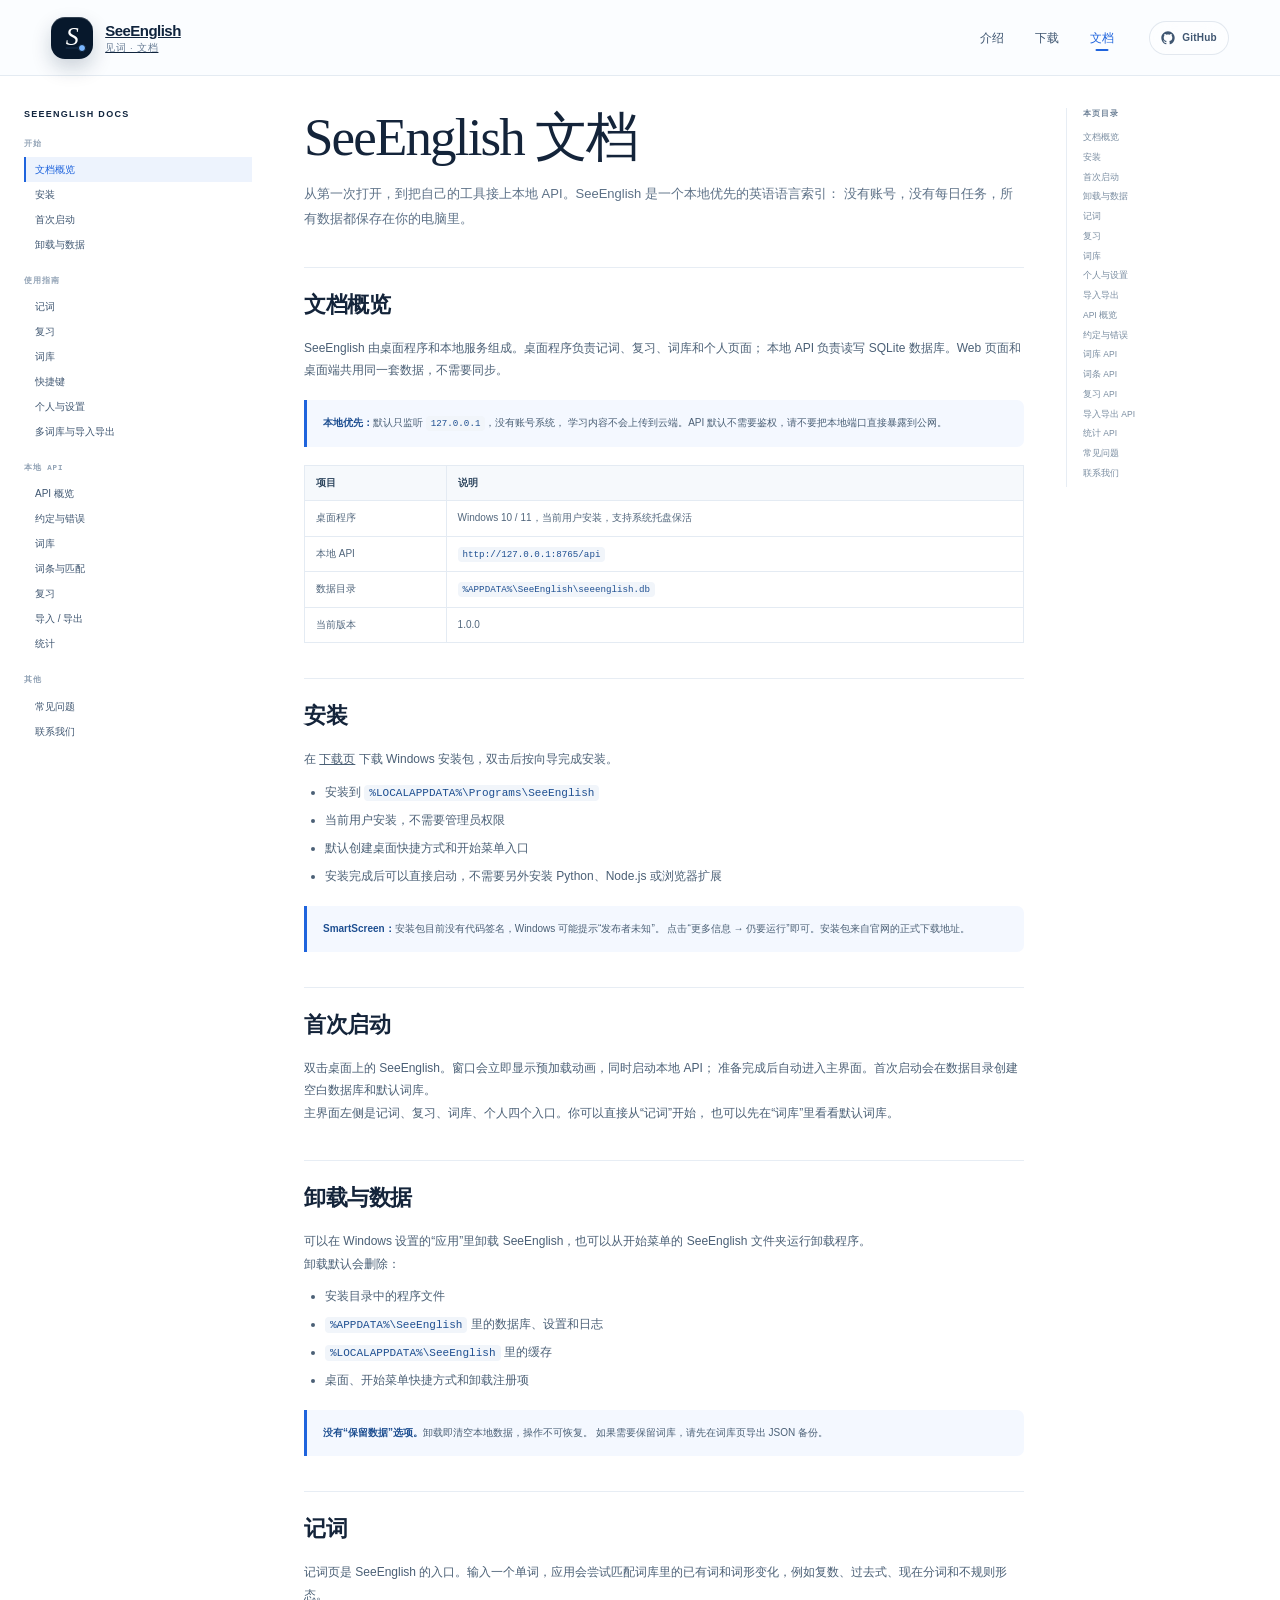
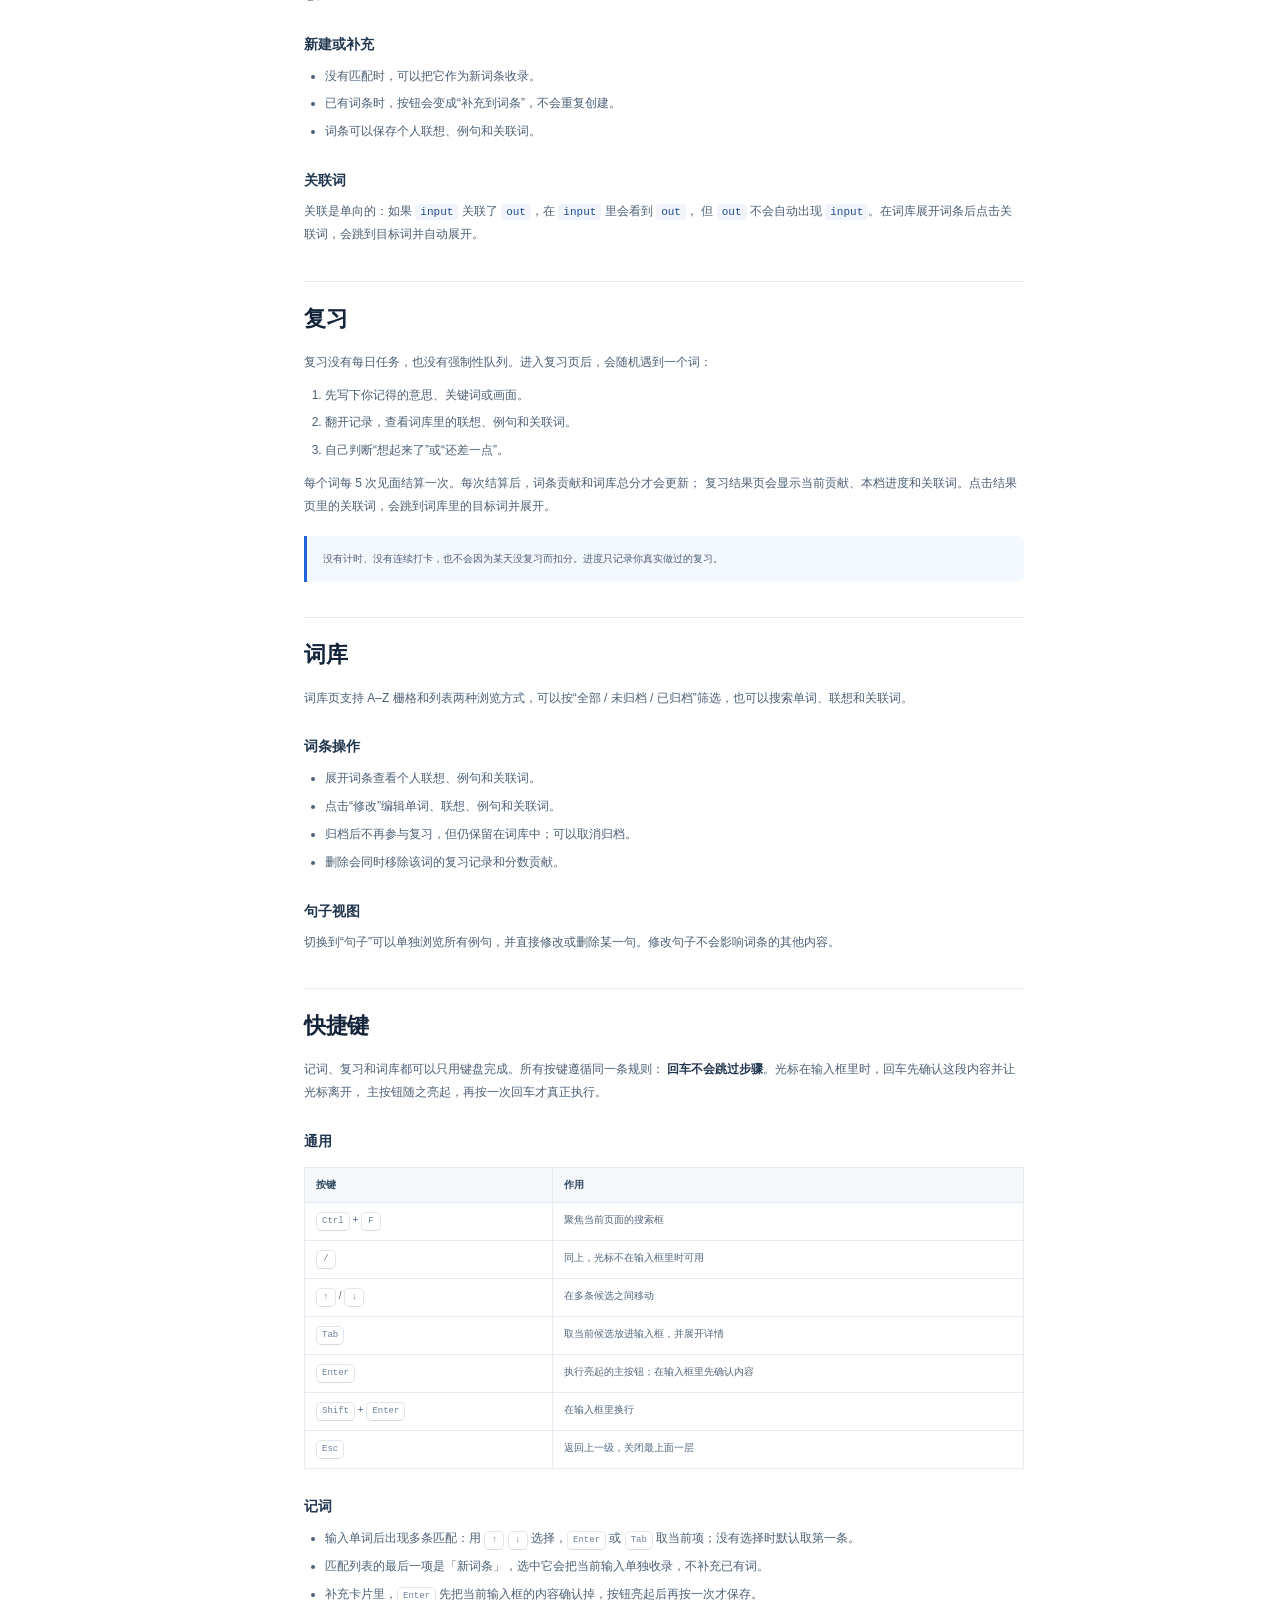
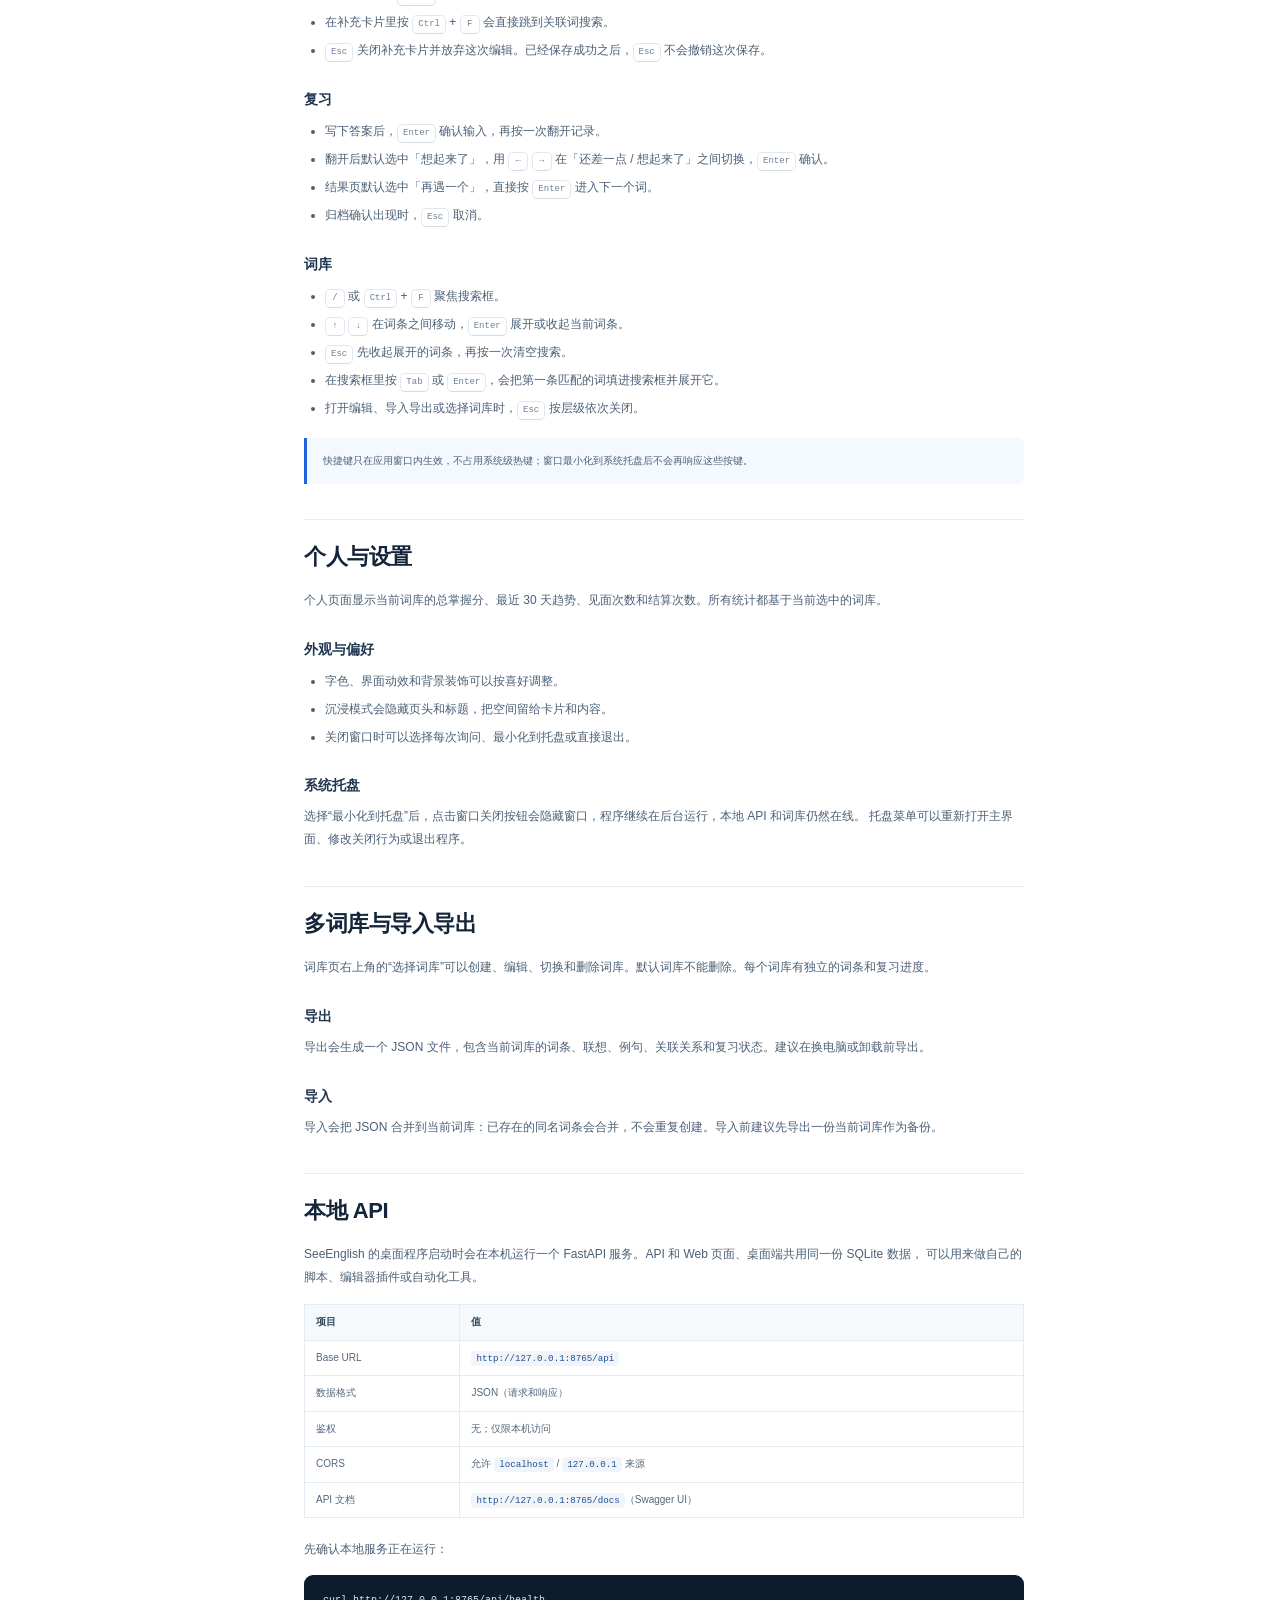
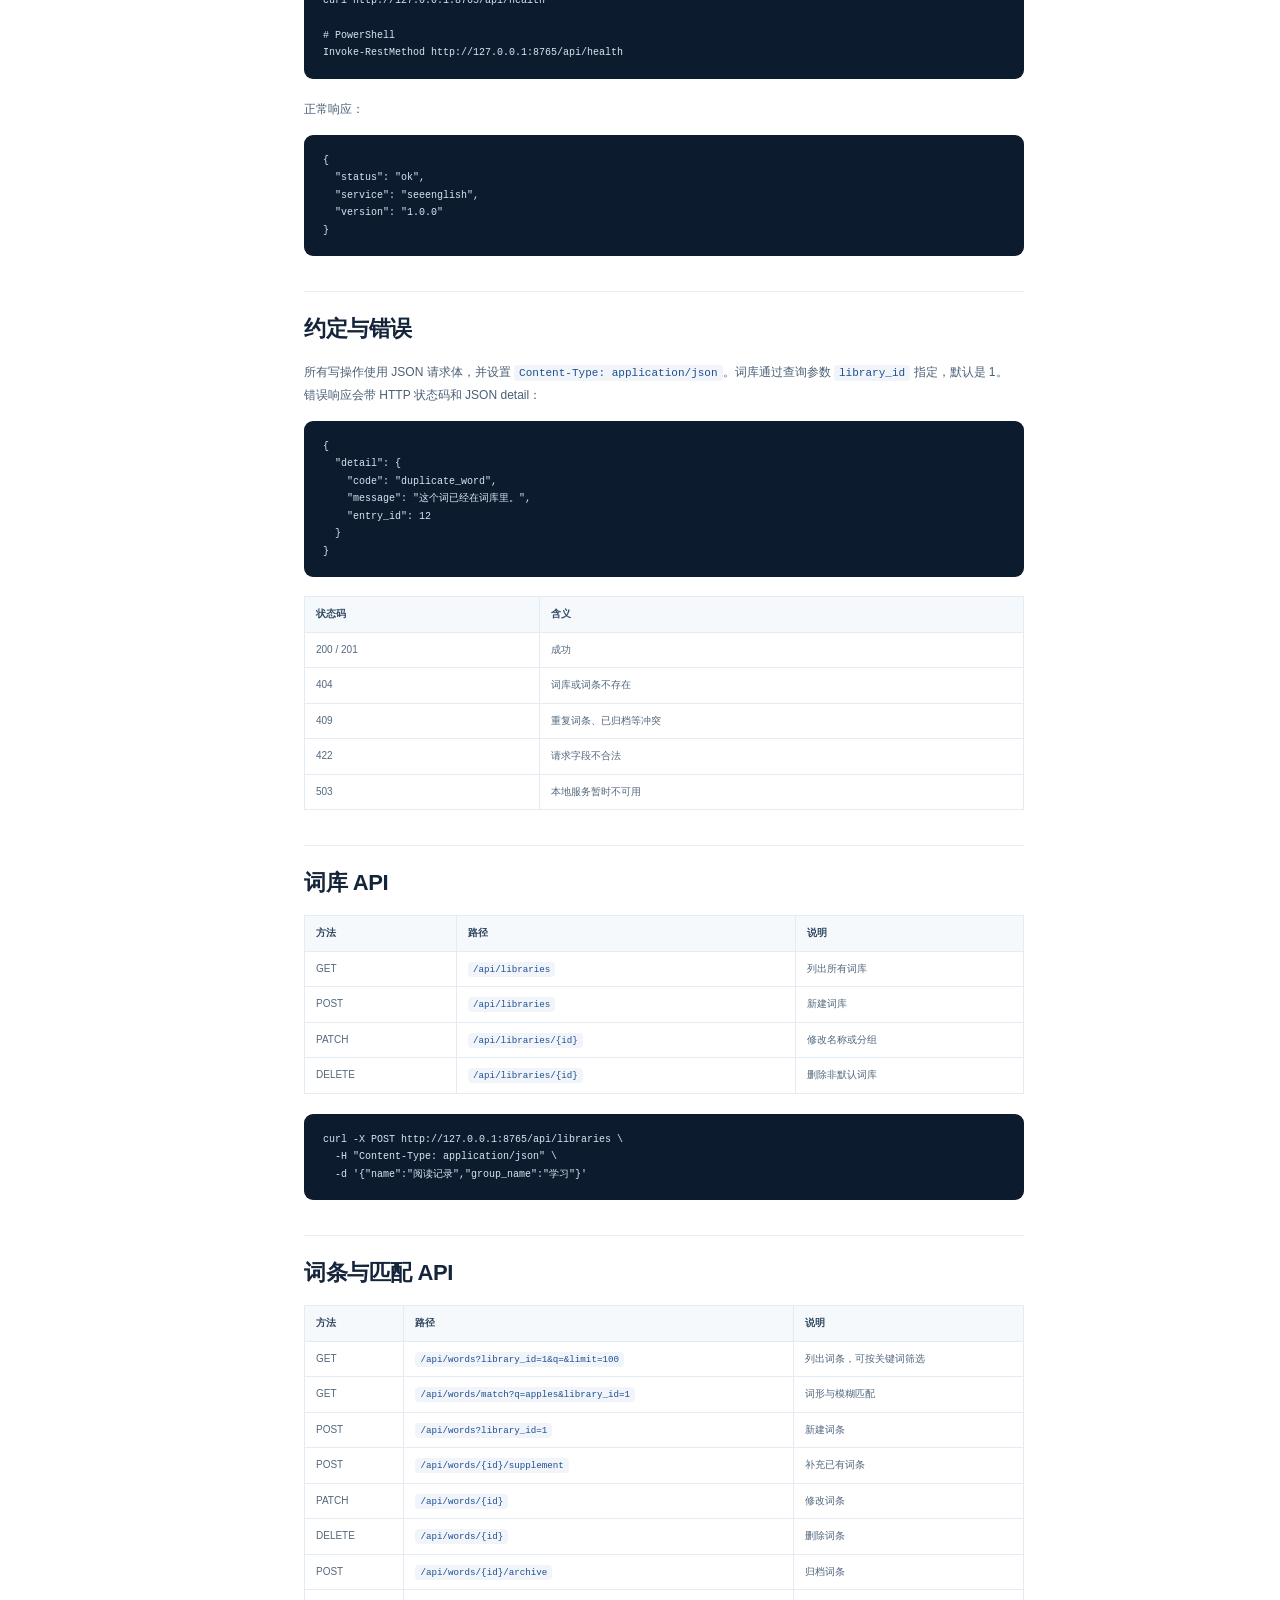
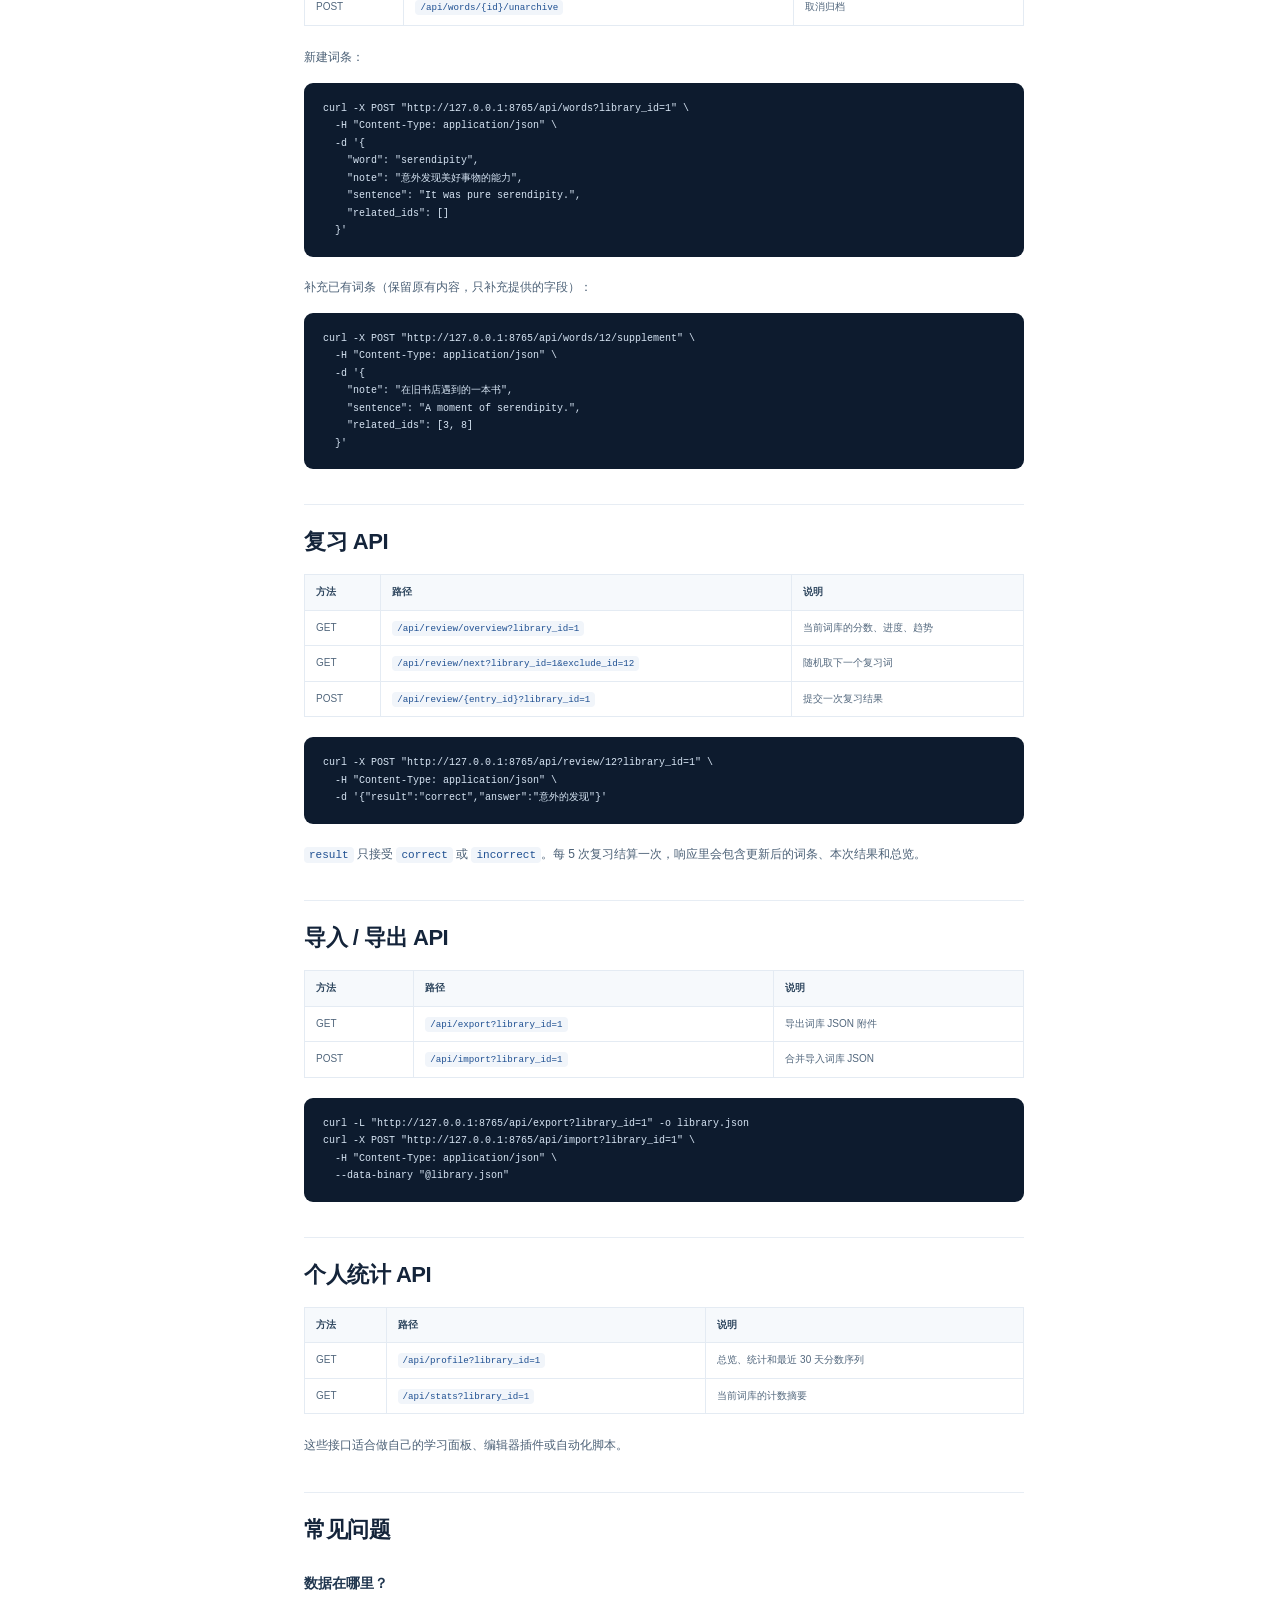
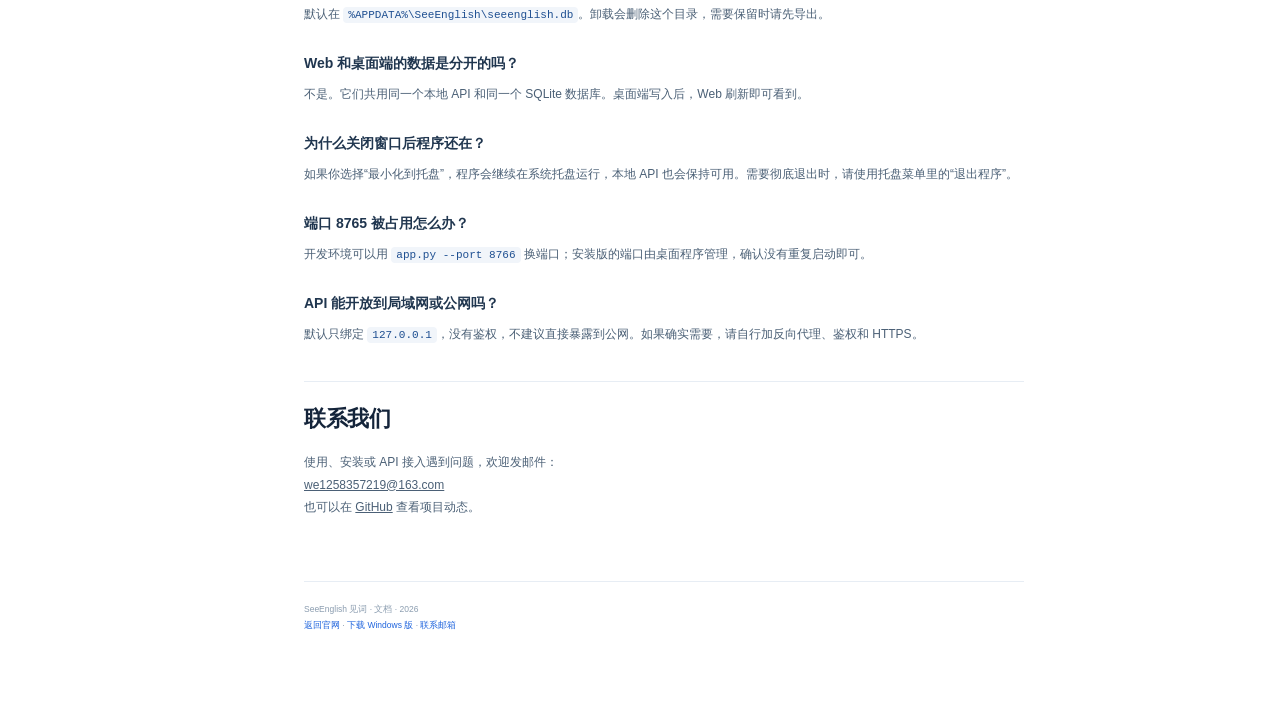
<file: docs.html>
<!doctype html>
<html lang="zh-CN">
  <head>
    <meta charset="UTF-8" />
    <meta name="viewport" content="width=device-width, initial-scale=1.0, viewport-fit=cover" />
    <meta name="theme-color" content="#ffffff" />
    <meta name="description" content="SeeEnglish 见词使用文档与本地 API 文档：安装、记词、复习、词库、数据备份和 API 接入。" />
    <meta property="og:title" content="SeeEnglish 文档 · 使用说明与 API" />
    <meta property="og:description" content="从第一次记词到本地 API 接入，SeeEnglish 的完整使用说明。" />
    <meta property="og:type" content="website" />
    <link rel="icon" type="image/svg+xml" href="./assets/favicon.svg" />
    <link rel="stylesheet" href="./base.css" />
    <link rel="stylesheet" href="./official.css" />
    <title>文档 · SeeEnglish 见词</title>
  </head>
  <body class="docs-page">
    <header class="site-header docs-header is-scrolled">
      <a class="brand" href="./index.html" aria-label="SeeEnglish 首页">
        <span class="brand__mark">
          <span class="brand__letter">S</span>
          <span class="brand__dot"></span>
        </span>
        <span class="brand__copy">
          <span class="brand__name">SeeEnglish</span>
          <span class="brand__cn">见词 · 文档</span>
        </span>
      </a>
      <div class="site-header__right">
        <nav class="official-nav" aria-label="主导航">
          <a href="./index.html#intro">介绍</a>
          <a href="./download.html">下载</a>
          <a class="is-active" href="./docs.html">文档</a>
        </nav>
        <a class="official-github" href="https://github.com/Yu-Sea/SeeEnglish" target="_blank" rel="noopener noreferrer">
          <svg class="icon" viewBox="0 0 24 24" fill="currentColor" aria-hidden="true"><path d="M12 .5C5.73.5.5 5.73.5 12c0 5.08 3.29 9.39 7.86 10.91.58.1.79-.25.79-.56 0-.28-.01-1.02-.02-2-3.2.7-3.88-1.54-3.88-1.54-.52-1.32-1.27-1.67-1.27-1.67-1.04-.71.08-.7.08-.7 1.15.08 1.76 1.18 1.76 1.18 1.02 1.76 2.68 1.25 3.33.96.1-.74.4-1.25.73-1.54-2.55-.29-5.23-1.28-5.23-5.68 0-1.26.45-2.28 1.18-3.09-.12-.29-.51-1.46.11-3.05 0 0 .97-.31 3.18 1.18.92-.26 1.91-.39 2.9-.39.98 0 1.97.13 2.9.39 2.2-1.49 3.17-1.18 3.17-1.18.63 1.59.23 2.76.11 3.05.73.81 1.17 1.83 1.17 3.09 0 4.41-2.69 5.39-5.25 5.67.41.35.77 1.04.77 2.11 0 1.52-.01 2.75-.01 3.13 0 .31.21.67.8.56C20.22 21.38 23.5 17.07 23.5 12 23.5 5.73 18.27.5 12 .5z"></path></svg>
          <span>GitHub</span>
        </a>
      </div>
    </header>

    <div class="docs-layout">
      <aside class="docs-sidebar" aria-label="文档目录">
        <p class="docs-sidebar__title">SeeEnglish Docs</p>

        <div class="docs-nav-group">
          <span>开始</span>
          <a href="#overview" class="is-active">文档概览</a>
          <a href="#install">安装</a>
          <a href="#first-run">首次启动</a>
          <a href="#uninstall">卸载与数据</a>
        </div>

        <div class="docs-nav-group">
          <span>使用指南</span>
          <a href="#capture">记词</a>
          <a href="#review">复习</a>
          <a href="#library">词库</a>
          <a href="#shortcuts">快捷键</a>
          <a href="#profile">个人与设置</a>
          <a href="#transfer">多词库与导入导出</a>
        </div>

        <div class="docs-nav-group">
          <span>本地 API</span>
          <a href="#api">API 概览</a>
          <a href="#api-conventions">约定与错误</a>
          <a href="#api-libraries">词库</a>
          <a href="#api-words">词条与匹配</a>
          <a href="#api-review">复习</a>
          <a href="#api-transfer">导入 / 导出</a>
          <a href="#api-profile">统计</a>
        </div>

        <div class="docs-nav-group">
          <span>其他</span>
          <a href="#faq">常见问题</a>
          <a href="#contact">联系我们</a>
        </div>
      </aside>

      <main class="docs-content">
        <h1>SeeEnglish 文档</h1>
        <p class="docs-lead">
          从第一次打开，到把自己的工具接上本地 API。SeeEnglish 是一个本地优先的英语语言索引：
          没有账号，没有每日任务，所有数据都保存在你的电脑里。
        </p>

        <section id="overview">
          <h2>文档概览</h2>
          <p>
            SeeEnglish 由桌面程序和本地服务组成。桌面程序负责记词、复习、词库和个人页面；
            本地 API 负责读写 SQLite 数据库。Web 页面和桌面端共用同一套数据，不需要同步。
          </p>
          <div class="docs-callout">
            <strong>本地优先：</strong>默认只监听 <code>127.0.0.1</code>，没有账号系统，
            学习内容不会上传到云端。API 默认不需要鉴权，请不要把本地端口直接暴露到公网。
          </div>
          <table class="docs-table">
            <thead><tr><th>项目</th><th>说明</th></tr></thead>
            <tbody>
              <tr><td>桌面程序</td><td>Windows 10 / 11，当前用户安装，支持系统托盘保活</td></tr>
              <tr><td>本地 API</td><td><code>http://127.0.0.1:8765/api</code></td></tr>
              <tr><td>数据目录</td><td><code>%APPDATA%\SeeEnglish\seeenglish.db</code></td></tr>
              <tr><td>当前版本</td><td>1.0.0</td></tr>
            </tbody>
          </table>
        </section>

        <section id="install">
          <h2>安装</h2>
          <p>在 <a href="./download.html">下载页</a> 下载 Windows 安装包，双击后按向导完成安装。</p>
          <ul>
            <li>安装到 <code>%LOCALAPPDATA%\Programs\SeeEnglish</code></li>
            <li>当前用户安装，不需要管理员权限</li>
            <li>默认创建桌面快捷方式和开始菜单入口</li>
            <li>安装完成后可以直接启动，不需要另外安装 Python、Node.js 或浏览器扩展</li>
          </ul>
          <div class="docs-callout">
            <strong>SmartScreen：</strong>安装包目前没有代码签名，Windows 可能提示“发布者未知”。
            点击“更多信息 → 仍要运行”即可。安装包来自官网的正式下载地址。
          </div>
        </section>

        <section id="first-run">
          <h2>首次启动</h2>
          <p>
            双击桌面上的 SeeEnglish。窗口会立即显示预加载动画，同时启动本地 API；
            准备完成后自动进入主界面。首次启动会在数据目录创建空白数据库和默认词库。
          </p>
          <p>
            主界面左侧是记词、复习、词库、个人四个入口。你可以直接从“记词”开始，
            也可以先在“词库”里看看默认词库。
          </p>
        </section>

        <section id="uninstall">
          <h2>卸载与数据</h2>
          <p>可以在 Windows 设置的“应用”里卸载 SeeEnglish，也可以从开始菜单的 SeeEnglish 文件夹运行卸载程序。</p>
          <p>卸载默认会删除：</p>
          <ul>
            <li>安装目录中的程序文件</li>
            <li><code>%APPDATA%\SeeEnglish</code> 里的数据库、设置和日志</li>
            <li><code>%LOCALAPPDATA%\SeeEnglish</code> 里的缓存</li>
            <li>桌面、开始菜单快捷方式和卸载注册项</li>
          </ul>
          <div class="docs-callout">
            <strong>没有“保留数据”选项。</strong>卸载即清空本地数据，操作不可恢复。
            如果需要保留词库，请先在词库页导出 JSON 备份。
          </div>
        </section>

        <section id="capture">
          <h2>记词</h2>
          <p>记词页是 SeeEnglish 的入口。输入一个单词，应用会尝试匹配词库里的已有词和词形变化，例如复数、过去式、现在分词和不规则形态。</p>
          <h3>新建或补充</h3>
          <ul>
            <li>没有匹配时，可以把它作为新词条收录。</li>
            <li>已有词条时，按钮会变成“补充到词条”，不会重复创建。</li>
            <li>词条可以保存个人联想、例句和关联词。</li>
          </ul>
          <h3>关联词</h3>
          <p>
            关联是单向的：如果 <code>input</code> 关联了 <code>out</code>，在 <code>input</code> 里会看到 <code>out</code>，
            但 <code>out</code> 不会自动出现 <code>input</code>。在词库展开词条后点击关联词，会跳到目标词并自动展开。
          </p>
        </section>

        <section id="review">
          <h2>复习</h2>
          <p>复习没有每日任务，也没有强制性队列。进入复习页后，会随机遇到一个词：</p>
          <ol>
            <li>先写下你记得的意思、关键词或画面。</li>
            <li>翻开记录，查看词库里的联想、例句和关联词。</li>
            <li>自己判断“想起来了”或“还差一点”。</li>
          </ol>
          <p>
            每个词每 5 次见面结算一次。每次结算后，词条贡献和词库总分才会更新；
            复习结果页会显示当前贡献、本档进度和关联词。点击结果页里的关联词，会跳到词库里的目标词并展开。
          </p>
          <div class="docs-callout">
            没有计时、没有连续打卡，也不会因为某天没复习而扣分。进度只记录你真实做过的复习。
          </div>
        </section>

        <section id="library">
          <h2>词库</h2>
          <p>词库页支持 A–Z 栅格和列表两种浏览方式，可以按“全部 / 未归档 / 已归档”筛选，也可以搜索单词、联想和关联词。</p>
          <h3>词条操作</h3>
          <ul>
            <li>展开词条查看个人联想、例句和关联词。</li>
            <li>点击“修改”编辑单词、联想、例句和关联词。</li>
            <li>归档后不再参与复习，但仍保留在词库中；可以取消归档。</li>
            <li>删除会同时移除该词的复习记录和分数贡献。</li>
          </ul>
          <h3>句子视图</h3>
          <p>切换到“句子”可以单独浏览所有例句，并直接修改或删除某一句。修改句子不会影响词条的其他内容。</p>
        </section>

        <section id="shortcuts">
          <h2>快捷键</h2>
          <p>
            记词、复习和词库都可以只用键盘完成。所有按键遵循同一条规则：
            <strong>回车不会跳过步骤</strong>。光标在输入框里时，回车先确认这段内容并让光标离开，
            主按钮随之亮起，再按一次回车才真正执行。
          </p>

          <h3>通用</h3>
          <table class="docs-table">
            <thead><tr><th>按键</th><th>作用</th></tr></thead>
            <tbody>
              <tr><td><kbd>Ctrl</kbd> + <kbd>F</kbd></td><td>聚焦当前页面的搜索框</td></tr>
              <tr><td><kbd>/</kbd></td><td>同上，光标不在输入框里时可用</td></tr>
              <tr><td><kbd>↑</kbd> / <kbd>↓</kbd></td><td>在多条候选之间移动</td></tr>
              <tr><td><kbd>Tab</kbd></td><td>取当前候选放进输入框，并展开详情</td></tr>
              <tr><td><kbd>Enter</kbd></td><td>执行亮起的主按钮；在输入框里先确认内容</td></tr>
              <tr><td><kbd>Shift</kbd> + <kbd>Enter</kbd></td><td>在输入框里换行</td></tr>
              <tr><td><kbd>Esc</kbd></td><td>返回上一级，关闭最上面一层</td></tr>
            </tbody>
          </table>

          <h3>记词</h3>
          <ul>
            <li>输入单词后出现多条匹配：用 <kbd>↑</kbd> <kbd>↓</kbd> 选择，<kbd>Enter</kbd> 或 <kbd>Tab</kbd> 取当前项；没有选择时默认取第一条。</li>
            <li>匹配列表的最后一项是「新词条」，选中它会把当前输入单独收录，不补充已有词。</li>
            <li>补充卡片里，<kbd>Enter</kbd> 先把当前输入框的内容确认掉，按钮亮起后再按一次才保存。</li>
            <li>在补充卡片里按 <kbd>Ctrl</kbd> + <kbd>F</kbd> 会直接跳到关联词搜索。</li>
            <li><kbd>Esc</kbd> 关闭补充卡片并放弃这次编辑。已经保存成功之后，<kbd>Esc</kbd> 不会撤销这次保存。</li>
          </ul>

          <h3>复习</h3>
          <ul>
            <li>写下答案后，<kbd>Enter</kbd> 确认输入，再按一次翻开记录。</li>
            <li>翻开后默认选中「想起来了」，用 <kbd>←</kbd> <kbd>→</kbd> 在「还差一点 / 想起来了」之间切换，<kbd>Enter</kbd> 确认。</li>
            <li>结果页默认选中「再遇一个」，直接按 <kbd>Enter</kbd> 进入下一个词。</li>
            <li>归档确认出现时，<kbd>Esc</kbd> 取消。</li>
          </ul>

          <h3>词库</h3>
          <ul>
            <li><kbd>/</kbd> 或 <kbd>Ctrl</kbd> + <kbd>F</kbd> 聚焦搜索框。</li>
            <li><kbd>↑</kbd> <kbd>↓</kbd> 在词条之间移动，<kbd>Enter</kbd> 展开或收起当前词条。</li>
            <li><kbd>Esc</kbd> 先收起展开的词条，再按一次清空搜索。</li>
            <li>在搜索框里按 <kbd>Tab</kbd> 或 <kbd>Enter</kbd>，会把第一条匹配的词填进搜索框并展开它。</li>
            <li>打开编辑、导入导出或选择词库时，<kbd>Esc</kbd> 按层级依次关闭。</li>
          </ul>

          <div class="docs-callout">
            快捷键只在应用窗口内生效，不占用系统级热键；窗口最小化到系统托盘后不会再响应这些按键。
          </div>
        </section>

        <section id="profile">
          <h2>个人与设置</h2>
          <p>个人页面显示当前词库的总掌握分、最近 30 天趋势、见面次数和结算次数。所有统计都基于当前选中的词库。</p>
          <h3>外观与偏好</h3>
          <ul>
            <li>字色、界面动效和背景装饰可以按喜好调整。</li>
            <li>沉浸模式会隐藏页头和标题，把空间留给卡片和内容。</li>
            <li>关闭窗口时可以选择每次询问、最小化到托盘或直接退出。</li>
          </ul>
          <h3>系统托盘</h3>
          <p>
            选择“最小化到托盘”后，点击窗口关闭按钮会隐藏窗口，程序继续在后台运行，本地 API 和词库仍然在线。
            托盘菜单可以重新打开主界面、修改关闭行为或退出程序。
          </p>
        </section>

        <section id="transfer">
          <h2>多词库与导入导出</h2>
          <p>词库页右上角的“选择词库”可以创建、编辑、切换和删除词库。默认词库不能删除。每个词库有独立的词条和复习进度。</p>
          <h3>导出</h3>
          <p>导出会生成一个 JSON 文件，包含当前词库的词条、联想、例句、关联关系和复习状态。建议在换电脑或卸载前导出。</p>
          <h3>导入</h3>
          <p>导入会把 JSON 合并到当前词库：已存在的同名词条会合并，不会重复创建。导入前建议先导出一份当前词库作为备份。</p>
        </section>

        <section id="api">
          <h2>本地 API</h2>
          <p>
            SeeEnglish 的桌面程序启动时会在本机运行一个 FastAPI 服务。API 和 Web 页面、桌面端共用同一份 SQLite 数据，
            可以用来做自己的脚本、编辑器插件或自动化工具。
          </p>
          <table class="docs-table">
            <thead><tr><th>项目</th><th>值</th></tr></thead>
            <tbody>
              <tr><td>Base URL</td><td><code>http://127.0.0.1:8765/api</code></td></tr>
              <tr><td>数据格式</td><td>JSON（请求和响应）</td></tr>
              <tr><td>鉴权</td><td>无；仅限本机访问</td></tr>
              <tr><td>CORS</td><td>允许 <code>localhost</code> / <code>127.0.0.1</code> 来源</td></tr>
              <tr><td>API 文档</td><td><code>http://127.0.0.1:8765/docs</code>（Swagger UI）</td></tr>
            </tbody>
          </table>
          <p>先确认本地服务正在运行：</p>
          <pre><code>curl http://127.0.0.1:8765/api/health

# PowerShell
Invoke-RestMethod http://127.0.0.1:8765/api/health</code></pre>
          <p>正常响应：</p>
          <pre><code>{
  "status": "ok",
  "service": "seeenglish",
  "version": "1.0.0"
}</code></pre>
        </section>

        <section id="api-conventions">
          <h2>约定与错误</h2>
          <p>所有写操作使用 JSON 请求体，并设置 <code>Content-Type: application/json</code>。词库通过查询参数 <code>library_id</code> 指定，默认是 1。</p>
          <p>错误响应会带 HTTP 状态码和 JSON detail：</p>
          <pre><code>{
  "detail": {
    "code": "duplicate_word",
    "message": "这个词已经在词库里。",
    "entry_id": 12
  }
}</code></pre>
          <table class="docs-table">
            <thead><tr><th>状态码</th><th>含义</th></tr></thead>
            <tbody>
              <tr><td>200 / 201</td><td>成功</td></tr>
              <tr><td>404</td><td>词库或词条不存在</td></tr>
              <tr><td>409</td><td>重复词条、已归档等冲突</td></tr>
              <tr><td>422</td><td>请求字段不合法</td></tr>
              <tr><td>503</td><td>本地服务暂时不可用</td></tr>
            </tbody>
          </table>
        </section>

        <section id="api-libraries">
          <h2>词库 API</h2>
          <table class="docs-table">
            <thead><tr><th>方法</th><th>路径</th><th>说明</th></tr></thead>
            <tbody>
              <tr><td>GET</td><td><code>/api/libraries</code></td><td>列出所有词库</td></tr>
              <tr><td>POST</td><td><code>/api/libraries</code></td><td>新建词库</td></tr>
              <tr><td>PATCH</td><td><code>/api/libraries/{id}</code></td><td>修改名称或分组</td></tr>
              <tr><td>DELETE</td><td><code>/api/libraries/{id}</code></td><td>删除非默认词库</td></tr>
            </tbody>
          </table>
          <pre><code>curl -X POST http://127.0.0.1:8765/api/libraries \
  -H "Content-Type: application/json" \
  -d '{"name":"阅读记录","group_name":"学习"}'</code></pre>
        </section>

        <section id="api-words">
          <h2>词条与匹配 API</h2>
          <table class="docs-table">
            <thead><tr><th>方法</th><th>路径</th><th>说明</th></tr></thead>
            <tbody>
              <tr><td>GET</td><td><code>/api/words?library_id=1&amp;q=&amp;limit=100</code></td><td>列出词条，可按关键词筛选</td></tr>
              <tr><td>GET</td><td><code>/api/words/match?q=apples&amp;library_id=1</code></td><td>词形与模糊匹配</td></tr>
              <tr><td>POST</td><td><code>/api/words?library_id=1</code></td><td>新建词条</td></tr>
              <tr><td>POST</td><td><code>/api/words/{id}/supplement</code></td><td>补充已有词条</td></tr>
              <tr><td>PATCH</td><td><code>/api/words/{id}</code></td><td>修改词条</td></tr>
              <tr><td>DELETE</td><td><code>/api/words/{id}</code></td><td>删除词条</td></tr>
              <tr><td>POST</td><td><code>/api/words/{id}/archive</code></td><td>归档词条</td></tr>
              <tr><td>POST</td><td><code>/api/words/{id}/unarchive</code></td><td>取消归档</td></tr>
            </tbody>
          </table>
          <p>新建词条：</p>
          <pre><code>curl -X POST "http://127.0.0.1:8765/api/words?library_id=1" \
  -H "Content-Type: application/json" \
  -d '{
    "word": "serendipity",
    "note": "意外发现美好事物的能力",
    "sentence": "It was pure serendipity.",
    "related_ids": []
  }'</code></pre>
          <p>补充已有词条（保留原有内容，只补充提供的字段）：</p>
          <pre><code>curl -X POST "http://127.0.0.1:8765/api/words/12/supplement" \
  -H "Content-Type: application/json" \
  -d '{
    "note": "在旧书店遇到的一本书",
    "sentence": "A moment of serendipity.",
    "related_ids": [3, 8]
  }'</code></pre>
        </section>

        <section id="api-review">
          <h2>复习 API</h2>
          <table class="docs-table">
            <thead><tr><th>方法</th><th>路径</th><th>说明</th></tr></thead>
            <tbody>
              <tr><td>GET</td><td><code>/api/review/overview?library_id=1</code></td><td>当前词库的分数、进度、趋势</td></tr>
              <tr><td>GET</td><td><code>/api/review/next?library_id=1&amp;exclude_id=12</code></td><td>随机取下一个复习词</td></tr>
              <tr><td>POST</td><td><code>/api/review/{entry_id}?library_id=1</code></td><td>提交一次复习结果</td></tr>
            </tbody>
          </table>
          <pre><code>curl -X POST "http://127.0.0.1:8765/api/review/12?library_id=1" \
  -H "Content-Type: application/json" \
  -d '{"result":"correct","answer":"意外的发现"}'</code></pre>
          <p><code>result</code> 只接受 <code>correct</code> 或 <code>incorrect</code>。每 5 次复习结算一次，响应里会包含更新后的词条、本次结果和总览。</p>
        </section>

        <section id="api-transfer">
          <h2>导入 / 导出 API</h2>
          <table class="docs-table">
            <thead><tr><th>方法</th><th>路径</th><th>说明</th></tr></thead>
            <tbody>
              <tr><td>GET</td><td><code>/api/export?library_id=1</code></td><td>导出词库 JSON 附件</td></tr>
              <tr><td>POST</td><td><code>/api/import?library_id=1</code></td><td>合并导入词库 JSON</td></tr>
            </tbody>
          </table>
          <pre><code>curl -L "http://127.0.0.1:8765/api/export?library_id=1" -o library.json
curl -X POST "http://127.0.0.1:8765/api/import?library_id=1" \
  -H "Content-Type: application/json" \
  --data-binary "@library.json"</code></pre>
        </section>

        <section id="api-profile">
          <h2>个人统计 API</h2>
          <table class="docs-table">
            <thead><tr><th>方法</th><th>路径</th><th>说明</th></tr></thead>
            <tbody>
              <tr><td>GET</td><td><code>/api/profile?library_id=1</code></td><td>总览、统计和最近 30 天分数序列</td></tr>
              <tr><td>GET</td><td><code>/api/stats?library_id=1</code></td><td>当前词库的计数摘要</td></tr>
            </tbody>
          </table>
          <p>这些接口适合做自己的学习面板、编辑器插件或自动化脚本。</p>
        </section>

        <section id="faq">
          <h2>常见问题</h2>
          <h3>数据在哪里？</h3>
          <p>默认在 <code>%APPDATA%\SeeEnglish\seeenglish.db</code>。卸载会删除这个目录，需要保留时请先导出。</p>
          <h3>Web 和桌面端的数据是分开的吗？</h3>
          <p>不是。它们共用同一个本地 API 和同一个 SQLite 数据库。桌面端写入后，Web 刷新即可看到。</p>
          <h3>为什么关闭窗口后程序还在？</h3>
          <p>如果你选择“最小化到托盘”，程序会继续在系统托盘运行，本地 API 也会保持可用。需要彻底退出时，请使用托盘菜单里的“退出程序”。</p>
          <h3>端口 8765 被占用怎么办？</h3>
          <p>开发环境可以用 <code>app.py --port 8766</code> 换端口；安装版的端口由桌面程序管理，确认没有重复启动即可。</p>
          <h3>API 能开放到局域网或公网吗？</h3>
          <p>默认只绑定 <code>127.0.0.1</code>，没有鉴权，不建议直接暴露到公网。如果确实需要，请自行加反向代理、鉴权和 HTTPS。</p>
        </section>

        <section id="contact">
          <h2>联系我们</h2>
          <p>使用、安装或 API 接入遇到问题，欢迎发邮件：</p>
          <p><a href="mailto:we1258357219@163.com">we1258357219@163.com</a></p>
          <p>也可以在 <a href="https://github.com/Yu-Sea/SeeEnglish" target="_blank" rel="noopener noreferrer">GitHub</a> 查看项目动态。</p>
          <div class="docs-footer">
            <span>SeeEnglish 见词 · 文档 · 2026</span><br />
            <a href="./index.html">返回官网</a> · <a href="./download.html">下载 Windows 版</a> · <a href="mailto:we1258357219@163.com">联系邮箱</a>
          </div>
        </section>
      </main>

      <aside class="docs-toc" aria-label="本页目录">
        <h3>本页目录</h3>
        <a href="#overview">文档概览</a>
        <a href="#install">安装</a>
        <a href="#first-run">首次启动</a>
        <a href="#uninstall">卸载与数据</a>
        <a href="#capture">记词</a>
        <a href="#review">复习</a>
        <a href="#library">词库</a>
        <a href="#profile">个人与设置</a>
        <a href="#transfer">导入导出</a>
        <a href="#api">API 概览</a>
        <a href="#api-conventions">约定与错误</a>
        <a href="#api-libraries">词库 API</a>
        <a href="#api-words">词条 API</a>
        <a href="#api-review">复习 API</a>
        <a href="#api-transfer">导入导出 API</a>
        <a href="#api-profile">统计 API</a>
        <a href="#faq">常见问题</a>
        <a href="#contact">联系我们</a>
      </aside>
    </div>
  </body>
</html>
</file>
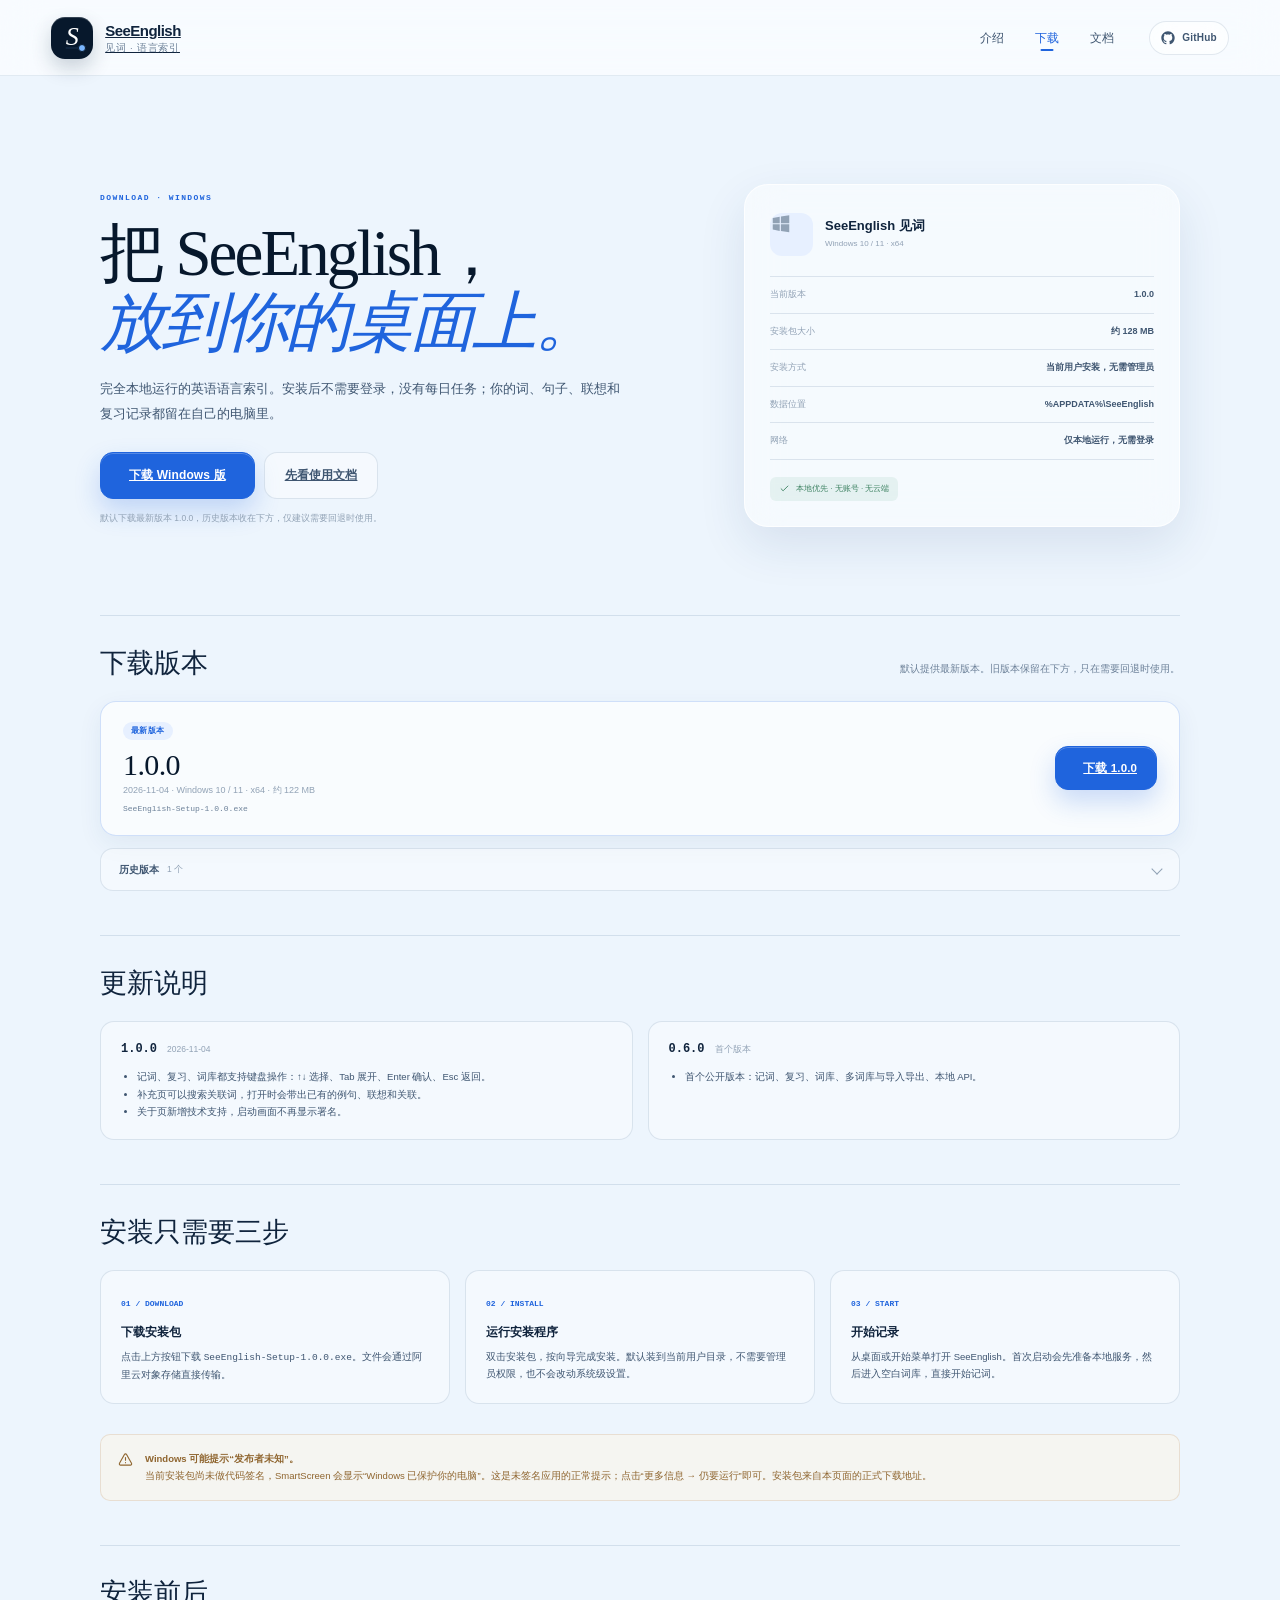
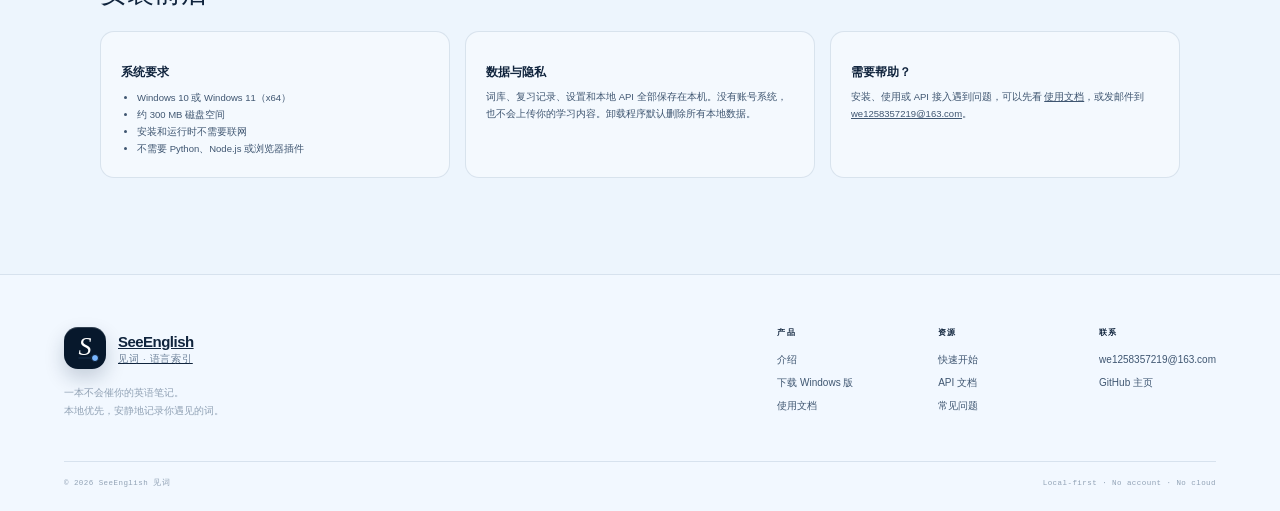
<file: download.html>
<!doctype html>
<html lang="zh-CN">
  <head>
    <meta charset="UTF-8" />
    <meta name="viewport" content="width=device-width, initial-scale=1.0, viewport-fit=cover" />
    <meta name="theme-color" content="#edf5fd" />
    <meta name="description" content="下载 SeeEnglish 见词 Windows 版。本地优先的英语语言索引，无需登录，数据保存在本机。" />
    <meta property="og:title" content="下载 SeeEnglish 见词 · Windows" />
    <meta property="og:description" content="Windows 10 / 11 安装包。本地优先，无需登录。" />
    <meta property="og:type" content="website" />
    <meta name="twitter:card" content="summary" />
    <link rel="icon" type="image/svg+xml" href="./assets/favicon.svg" />
    <link rel="stylesheet" href="./base.css" />
    <link rel="stylesheet" href="./official.css" />
    <title>下载 SeeEnglish 见词 · Windows</title>
  </head>
  <body class="official-page">
    <header class="site-header is-scrolled">
      <a class="brand" href="./index.html" aria-label="SeeEnglish 首页">
        <span class="brand__mark">
          <span class="brand__letter">S</span>
          <span class="brand__dot"></span>
        </span>
        <span class="brand__copy">
          <span class="brand__name">SeeEnglish</span>
          <span class="brand__cn">见词 · 语言索引</span>
        </span>
      </a>
      <div class="site-header__right">
        <nav class="official-nav" aria-label="主导航">
          <a href="./index.html#intro">介绍</a>
          <a class="is-active" href="./download.html">下载</a>
          <a href="./docs.html">文档</a>
        </nav>
        <a class="official-github" href="https://github.com/Yu-Sea/SeeEnglish" target="_blank" rel="noopener noreferrer">
          <svg class="icon" viewBox="0 0 24 24" fill="currentColor" aria-hidden="true"><path d="M12 .5C5.73.5.5 5.73.5 12c0 5.08 3.29 9.39 7.86 10.91.58.1.79-.25.79-.56 0-.28-.01-1.02-.02-2-3.2.7-3.88-1.54-3.88-1.54-.52-1.32-1.27-1.67-1.27-1.67-1.04-.71.08-.7.08-.7 1.15.08 1.76 1.18 1.76 1.18 1.02 1.76 2.68 1.25 3.33.96.1-.74.4-1.25.73-1.54-2.55-.29-5.23-1.28-5.23-5.68 0-1.26.45-2.28 1.18-3.09-.12-.29-.51-1.46.11-3.05 0 0 .97-.31 3.18 1.18.92-.26 1.91-.39 2.9-.39.98 0 1.97.13 2.9.39 2.2-1.49 3.17-1.18 3.17-1.18.63 1.59.23 2.76.11 3.05.73.81 1.17 1.83 1.17 3.09 0 4.41-2.69 5.39-5.25 5.67.41.35.77 1.04.77 2.11 0 1.52-.01 2.75-.01 3.13 0 .31.21.67.8.56C20.22 21.38 23.5 17.07 23.5 12 23.5 5.73 18.27.5 12 .5z"></path></svg>
          <span>GitHub</span>
        </a>
      </div>
    </header>

    <main class="official-page__main">
      <section class="download-hero">
        <div>
          <span class="download-kicker">DOWNLOAD · WINDOWS</span>
          <h1>把 SeeEnglish，<br /><em>放到你的桌面上。</em></h1>
          <p class="download-hero__copy">
            完全本地运行的英语语言索引。安装后不需要登录，没有每日任务；你的词、句子、联想和复习记录都留在自己的电脑里。
          </p>
          <div class="download-actions">
            <a
              class="button button--primary"
              href="https://seeenglish.oss-cn-hangzhou.aliyuncs.com/SeeEnglish-Setup-1.0.0.exe"
            >
              <svg class="icon icon--small" viewBox="0 0 24 24" fill="none" stroke="currentColor" stroke-width="1.8" stroke-linecap="round" stroke-linejoin="round" aria-hidden="true"><path d="M12 3v12"></path><polyline points="6 10 12 16 18 10"></polyline><path d="M4 20h16"></path></svg>
              下载 Windows 版
              <svg class="icon icon--small" viewBox="0 0 24 24" fill="none" stroke="currentColor" stroke-width="1.8" stroke-linecap="round" stroke-linejoin="round" aria-hidden="true"><line x1="5" y1="12" x2="19" y2="12"></line><polyline points="12 5 19 12 12 19"></polyline></svg>
            </a>
            <a class="button button--ghost" href="./docs.html">先看使用文档</a>
          </div>
          <p class="download-note">默认下载最新版本 1.0.0，历史版本收在下方，仅建议需要回退时使用。</p>
        </div>

        <aside class="download-card" aria-label="安装包信息">
          <div class="download-card__os">
            <span class="download-card__os-icon">
              <svg width="22" height="22" viewBox="0 0 24 24" fill="currentColor" aria-hidden="true"><path d="M3 5.5 10.6 4v7.1H3V5.5Zm8.9-1.7L21 2.5v8.6h-9.1V3.8ZM3 12.4h7.6v7.1L3 18.1v-5.7Zm8.9 0H21v8.5l-9.1-1.3v-7.2Z"></path></svg>
            </span>
            <div>
              <b>SeeEnglish 见词</b>
              <span>Windows 10 / 11 · x64</span>
            </div>
          </div>
          <div class="download-card__rows">
            <div><span>当前版本</span><b>1.0.0</b></div>
            <div><span>安装包大小</span><b>约 128 MB</b></div>
            <div><span>安装方式</span><b>当前用户安装，无需管理员</b></div>
            <div><span>数据位置</span><b>%APPDATA%\SeeEnglish</b></div>
            <div><span>网络</span><b>仅本地运行，无需登录</b></div>
          </div>
          <span class="download-card__badge">
            <svg width="11" height="11" viewBox="0 0 24 24" fill="none" stroke="currentColor" stroke-width="2" aria-hidden="true"><polyline points="20 6 9 17 4 12"></polyline></svg>
            本地优先 · 无账号 · 无云端
          </span>
        </aside>
      </section>

      <section class="download-section download-releases" id="releases">
        <div class="download-releases__head">
          <h2>下载版本</h2>
          <p>默认提供最新版本。旧版本保留在下方，只在需要回退时使用。</p>
        </div>

        <div class="release-latest">
          <div class="release-latest__main">
            <span class="release-latest__tag">最新版本</span>
            <b class="release-latest__version">1.0.0</b>
            <span class="release-latest__meta">2026-11-04 · Windows 10 / 11 · x64 · 约 122 MB</span>
            <span class="release-latest__file">SeeEnglish-Setup-1.0.0.exe</span>
          </div>
          <a
            class="button button--primary release-latest__action"
            href="https://seeenglish.oss-cn-hangzhou.aliyuncs.com/SeeEnglish-Setup-1.0.0.exe"
          >
            <svg class="icon icon--small" viewBox="0 0 24 24" fill="none" stroke="currentColor" stroke-width="1.8" stroke-linecap="round" stroke-linejoin="round" aria-hidden="true"><path d="M12 3v12"></path><polyline points="6 10 12 16 18 10"></polyline><path d="M4 20h16"></path></svg>
            下载 1.0.0
          </a>
        </div>

        <details class="release-history">
          <summary>
            <span>历史版本</span>
            <i>1 个</i>
          </summary>
          <div class="release-history__list">
            <div class="release-history__row">
              <div>
                <b>0.6.0</b>
                <span>首个公开版本 · 约 128 MB · Windows 10 / 11</span>
              </div>
              <a
                class="release-history__link"
                href="https://seeenglish.oss-cn-hangzhou.aliyuncs.com/SeeEnglish-Setup-0.6.0.exe"
              >
                下载
              </a>
            </div>
          </div>
        </details>
      </section>

      <section class="download-section" id="changelog">
        <h2>更新说明</h2>
        <div class="release-notes">
          <article class="release-note">
            <header>
              <b>1.0.0</b>
              <span>2026-11-04</span>
            </header>
            <ul>
              <li>记词、复习、词库都支持键盘操作：↑↓ 选择、Tab 展开、Enter 确认、Esc 返回。</li>
              <li>补充页可以搜索关联词，打开时会带出已有的例句、联想和关联。</li>
              <li>关于页新增技术支持，启动画面不再显示署名。</li>
            </ul>
          </article>
          <article class="release-note">
            <header>
              <b>0.6.0</b>
              <span>首个版本</span>
            </header>
            <ul>
              <li>首个公开版本：记词、复习、词库、多词库与导入导出、本地 API。</li>
            </ul>
          </article>
        </div>
      </section>

      <section class="download-section">
        <h2>安装只需要三步</h2>
        <div class="download-grid">
          <article class="download-step">
            <span class="download-step__num">01 / DOWNLOAD</span>
            <h3>下载安装包</h3>
            <p>点击上方按钮下载 <code>SeeEnglish-Setup-1.0.0.exe</code>。文件会通过阿里云对象存储直接传输。</p>
          </article>
          <article class="download-step">
            <span class="download-step__num">02 / INSTALL</span>
            <h3>运行安装程序</h3>
            <p>双击安装包，按向导完成安装。默认装到当前用户目录，不需要管理员权限，也不会改动系统级设置。</p>
          </article>
          <article class="download-step">
            <span class="download-step__num">03 / START</span>
            <h3>开始记录</h3>
            <p>从桌面或开始菜单打开 SeeEnglish。首次启动会先准备本地服务，然后进入空白词库，直接开始记词。</p>
          </article>
        </div>

        <div class="download-warning">
          <svg width="15" height="15" viewBox="0 0 24 24" fill="none" stroke="currentColor" stroke-width="1.8" stroke-linecap="round" stroke-linejoin="round" aria-hidden="true"><path d="M12 9v4"></path><path d="M12 17h.01"></path><path d="M10.3 3.9 2.4 18a2 2 0 0 0 1.7 3h15.8a2 2 0 0 0 1.7-3L13.7 3.9a2 2 0 0 0-3.4 0Z"></path></svg>
          <div>
            <strong>Windows 可能提示“发布者未知”。</strong><br />
            当前安装包尚未做代码签名，SmartScreen 会显示“Windows 已保护你的电脑”。这是未签名应用的正常提示；点击“更多信息 → 仍要运行”即可。安装包来自本页面的正式下载地址。
          </div>
        </div>
      </section>

      <section class="download-section">
        <h2>安装前后</h2>
        <div class="download-grid">
          <article class="download-info">
            <h3>系统要求</h3>
            <ul>
              <li>Windows 10 或 Windows 11（x64）</li>
              <li>约 300 MB 磁盘空间</li>
              <li>安装和运行时不需要联网</li>
              <li>不需要 Python、Node.js 或浏览器插件</li>
            </ul>
          </article>
          <article class="download-info">
            <h3>数据与隐私</h3>
            <p>词库、复习记录、设置和本地 API 全部保存在本机。没有账号系统，也不会上传你的学习内容。卸载程序默认删除所有本地数据。</p>
          </article>
          <article class="download-info">
            <h3>需要帮助？</h3>
            <p>安装、使用或 API 接入遇到问题，可以先看 <a href="./docs.html">使用文档</a>，或发邮件到 <a href="mailto:we1258357219@163.com">we1258357219@163.com</a>。</p>
          </article>
        </div>
      </section>
    </main>

    <footer class="official-footer">
      <div class="official-footer__inner">
        <div class="official-footer__brand">
          <a class="brand" href="./index.html" aria-label="SeeEnglish 首页">
            <span class="brand__mark brand__mark--small"><span class="brand__letter">S</span><span class="brand__dot"></span></span>
            <span class="brand__copy">
              <span class="brand__name">SeeEnglish</span>
              <span class="brand__cn">见词 · 语言索引</span>
            </span>
          </a>
          <p>一本不会催你的英语笔记。<br />本地优先，安静地记录你遇见的词。</p>
        </div>
        <div class="official-footer__columns">
          <div>
            <h3>产品</h3>
            <a href="./index.html#intro">介绍</a>
            <a href="./download.html">下载 Windows 版</a>
            <a href="./docs.html">使用文档</a>
          </div>
          <div>
            <h3>资源</h3>
            <a href="./docs.html#install">快速开始</a>
            <a href="./docs.html#api">API 文档</a>
            <a href="./docs.html#faq">常见问题</a>
          </div>
          <div>
            <h3>联系</h3>
            <a href="mailto:we1258357219@163.com">we1258357219@163.com</a>
            <a href="https://github.com/Yu-Sea/SeeEnglish" target="_blank" rel="noopener noreferrer">GitHub 主页</a>
          </div>
        </div>
      </div>
      <div class="official-footer__bottom">
        <span>© 2026 SeeEnglish 见词</span>
        <span>Local-first · No account · No cloud</span>
      </div>
    </footer>
  </body>
</html>
</file>
<file: base.css>
/* =========================================================
   SeeEnglish — visual system
   UI surfaces use solid colours only. Gradients are reserved
   for the fixed ambient background behind the interface.
   ========================================================= */

:root {
  --font-sans: 'Manrope Variable', 'Segoe UI Variable', 'Segoe UI', 'PingFang SC',
    'Microsoft YaHei', sans-serif;
  --font-serif: 'Newsreader Variable', 'Iowan Old Style', Georgia, 'Times New Roman',
    serif;
  --font-mono: 'Cascadia Mono', 'SFMono-Regular', Consolas, 'Liberation Mono', monospace;

  --ink: #10243d;
  --ink-deep: #07182c;
  --ink-soft: #3f5671;
  --muted: #6c8098;
  --faint: #91a2b5;

  --accent: #1f64dd;
  --accent-deep: #1753bd;
  --accent-ink: #12335c;
  --accent-soft: #e7f0ff;
  --accent-wash: rgba(31, 100, 221, 0.08);

  --glass: rgba(250, 253, 255, 0.54);
  --glass-strong: rgba(252, 254, 255, 0.72);
  --glass-solid: rgba(255, 255, 255, 0.82);
  --line: rgba(35, 76, 126, 0.13);
  --line-strong: rgba(35, 76, 126, 0.2);
  --white-line: rgba(255, 255, 255, 0.88);

  --danger: #bd4b4b;
  --danger-soft: #fdf1f1;
  --green: #3d9b77;

  --shadow-xs: 0 2px 8px rgba(31, 68, 117, 0.05);
  --shadow-sm: 0 8px 24px rgba(31, 68, 117, 0.07);
  --shadow-md: 0 18px 48px rgba(31, 68, 117, 0.11);
  --shadow-lg: 0 30px 80px rgba(31, 68, 117, 0.16);

  --radius-xl: 30px;
  --radius-lg: 24px;
  --radius-md: 16px;

  --ease: cubic-bezier(0.22, 1, 0.36, 1);
  --topbar-h: 96px;
  --dock-h: 92px;
}

* {
  box-sizing: border-box;
}

html {
  min-width: 320px;
  background: #edf5fd;
  scroll-behavior: smooth;
}

body {
  margin: 0;
  min-width: 320px;
  min-height: 100svh;
  color: var(--ink);
  background: #edf5fd;
  font-family: var(--font-sans);
  font-size: 14px;
  line-height: 1.5;
  text-rendering: optimizeLegibility;
  -webkit-font-smoothing: antialiased;
  -moz-osx-font-smoothing: grayscale;
  overflow-x: hidden;
}

button,
input,
textarea {
  margin: 0;
  color: inherit;
  font: inherit;
}

button {
  padding: 0;
  border: 0;
  background: none;
  cursor: pointer;
}

button:disabled {
  cursor: not-allowed;
}

input,
textarea {
  border: 0;
  outline: 0;
}

textarea {
  resize: none;
}

a {
  color: inherit;
}

h1,
h2,
h3,
h4,
p,
blockquote {
  margin: 0;
}

::selection {
  color: var(--ink-deep);
  background: #cfe2ff;
}

::-webkit-scrollbar {
  width: 9px;
  height: 9px;
}

::-webkit-scrollbar-track {
  background: transparent;
}

::-webkit-scrollbar-thumb {
  background: rgba(51, 95, 147, 0.22);
  border: 3px solid transparent;
  border-radius: 999px;
  background-clip: padding-box;
}

::-webkit-scrollbar-thumb:hover {
  background: rgba(51, 95, 147, 0.34);
  border: 3px solid transparent;
  background-clip: padding-box;
}

:focus-visible {
  outline: 2px solid rgba(31, 100, 221, 0.62);
  outline-offset: 3px;
}

#root,
.app {
  min-height: 100svh;
}

.app {
  position: relative;
  isolation: isolate;
}

/* =========================================================
   Ambient background
   ========================================================= */

.backdrop {
  position: fixed;
  inset: 0;
  z-index: 0;
  overflow: hidden;
  pointer-events: none;
  background: #edf5fd;
}

.backdrop__base {
  position: absolute;
  inset: 0;
  background-color: #edf5fd;
  background-image:
    radial-gradient(ellipse 82% 68% at 8% 2%, rgba(190, 222, 255, 0.86) 0%, rgba(190, 222, 255, 0) 62%),
    radial-gradient(ellipse 72% 64% at 94% 18%, rgba(216, 235, 255, 0.92) 0%, rgba(216, 235, 255, 0) 64%),
    radial-gradient(ellipse 88% 72% at 50% 106%, rgba(196, 225, 255, 0.86) 0%, rgba(196, 225, 255, 0) 70%),
    linear-gradient(148deg, #f8fbff 0%, #eaf4fd 48%, #f5faff 100%);
}

.backdrop__wash {
  position: absolute;
  filter: blur(3px);
  opacity: 0.74;
  mix-blend-mode: screen;
}

.backdrop__wash--one {
  top: -16%;
  left: -10%;
  width: 62vw;
  height: 55vw;
  border-radius: 42% 58% 63% 37% / 48% 38% 62% 52%;
  background: radial-gradient(circle at 36% 34%, rgba(255, 255, 255, 0.98) 0%, rgba(255, 255, 255, 0) 69%);
}

.backdrop__wash--two {
  top: 4%;
  right: -16%;
  width: 54vw;
  height: 64vw;
  border-radius: 57% 43% 34% 66% / 44% 59% 41% 56%;
  background: radial-gradient(circle at 48% 42%, rgba(210, 234, 255, 0.9) 0%, rgba(210, 234, 255, 0) 68%);
}

.backdrop__wash--three {
  bottom: -28%;
  left: 20%;
  width: 70vw;
  height: 48vw;
  border-radius: 64% 36% 52% 48% / 38% 62% 38% 62%;
  background: radial-gradient(circle at 52% 48%, rgba(255, 255, 255, 0.92) 0%, rgba(255, 255, 255, 0) 70%);
}

.backdrop__dots {
  position: absolute;
  inset: 0;
  opacity: 0.58;
  background-image: radial-gradient(circle at 1px 1px, rgba(46, 93, 155, 0.15) 1.05px, transparent 1.25px);
  background-size: 27px 27px;
  -webkit-mask-image: radial-gradient(ellipse 82% 72% at 50% 46%, transparent 4%, #000 72%);
  mask-image: radial-gradient(ellipse 82% 72% at 50% 46%, transparent 4%, #000 72%);
}

.backdrop__orb {
  position: absolute;
  top: -150px;
  right: -90px;
  width: 460px;
  height: 460px;
  border: 1px solid rgba(255, 255, 255, 0.65);
  border-radius: 50%;
  background: rgba(255, 255, 255, 0.1);
  box-shadow:
    inset 0 0 0 32px rgba(255, 255, 255, 0.06),
    inset 0 1px 0 rgba(255, 255, 255, 0.55);
  -webkit-backdrop-filter: blur(2px);
  backdrop-filter: blur(2px);
  opacity: 0.9;
}

/* Floating vocabulary fragments */
.floaters {
  position: absolute;
  inset: 0;
}

.floater {
  position: absolute;
  display: flex;
  flex-direction: column;
  gap: 3px;
  color: rgba(35, 79, 132, 0.56);
  opacity: 0.76;
  transform: rotate(var(--rotate));
  animation: floater-drift var(--duration) ease-in-out infinite alternate;
  animation-delay: var(--delay);
  will-change: transform;
}

.floater--word {
  padding: 12px 16px 11px;
  border: 1px solid rgba(255, 255, 255, 0.65);
  border-radius: 16px;
  background: rgba(255, 255, 255, 0.34);
  box-shadow:
    0 14px 34px rgba(43, 84, 139, 0.07),
    inset 0 1px 0 rgba(255, 255, 255, 0.82);
  -webkit-backdrop-filter: blur(15px) saturate(140%);
  backdrop-filter: blur(15px) saturate(140%);
}

.floater__word {
  font-family: var(--font-serif);
  font-size: 19px;
  font-style: italic;
  font-weight: 420;
  letter-spacing: -0.01em;
  line-height: 1.1;
}

.floater__detail {
  font-family: var(--font-mono);
  font-size: 8px;
  letter-spacing: 0.1em;
  opacity: 0.66;
  text-transform: uppercase;
}

.floater--glyph {
  width: 48px;
  height: 48px;
  align-items: center;
  justify-content: center;
  border: 1px solid rgba(255, 255, 255, 0.72);
  border-radius: 15px;
  background: rgba(255, 255, 255, 0.4);
  box-shadow: 0 12px 28px rgba(43, 84, 139, 0.06);
  -webkit-backdrop-filter: blur(14px);
  backdrop-filter: blur(14px);
}

.floater--glyph .floater__word {
  font-size: 22px;
  font-style: normal;
}

.floater--ring {
  width: 48px;
  height: 48px;
  border: 1px solid rgba(47, 99, 161, 0.22);
  border-radius: 50%;
}

.floater__ring {
  position: absolute;
  inset: 11px;
  border: 1px solid rgba(47, 99, 161, 0.12);
  border-radius: 50%;
}

.floater--index {
  width: 62px;
  padding: 9px 10px;
  border-left: 1px solid rgba(42, 90, 148, 0.22);
}

.floater__index {
  font-family: var(--font-serif);
  font-size: 21px;
  font-weight: 460;
  line-height: 1;
}

.floater--quote .floater__word {
  font-size: 26px;
  opacity: 0.8;
}

.floater--plus,
.floater--dot {
  align-items: center;
  justify-content: center;
}

.floater__plus {
  font-family: var(--font-serif);
  font-size: 24px;
  font-weight: 300;
  color: rgba(43, 91, 149, 0.32);
}

.floater__dot {
  display: block;
  width: 8px;
  height: 8px;
  border-radius: 50%;
  background: rgba(39, 94, 165, 0.24);
  box-shadow: 0 0 0 6px rgba(39, 94, 165, 0.05);
}

/* =========================================================
   App frame / top bar
   ========================================================= */

.app-main {
  position: relative;
  z-index: 5;
  width: 100%;
  min-height: 100svh;
  padding: calc(var(--topbar-h) + 10px) clamp(20px, 4vw, 56px) calc(var(--dock-h) + 54px);
}

.page-frame {
  width: 100%;
  will-change: opacity, transform, filter;
}

.page-frame.is-entering {
  animation: page-in 0.56s var(--ease) both;
}

.page-frame.is-leaving {
  pointer-events: none;
  animation: page-out 0.17s ease-in both;
}

.topbar {
  position: absolute;
  top: 0;
  left: 0;
  right: 0;
  z-index: 45;
  display: flex;
  align-items: flex-start;
  justify-content: space-between;
  height: var(--topbar-h);
  padding: 25px clamp(20px, 4vw, 56px) 0;
  pointer-events: none;
}

.topbar > * {
  pointer-events: auto;
}

.brand {
  display: inline-flex;
  align-items: center;
  gap: 12px;
  color: var(--ink);
  text-align: left;
  border-radius: 14px;
}

.brand__mark {
  position: relative;
  display: flex;
  align-items: center;
  justify-content: center;
  width: 42px;
  height: 42px;
  flex: 0 0 42px;
  border-radius: 14px;
  background: var(--ink-deep);
  box-shadow:
    0 9px 20px rgba(10, 34, 64, 0.2),
    inset 0 1px 0 rgba(255, 255, 255, 0.18);
  transition: transform 0.35s var(--ease), box-shadow 0.35s var(--ease);
}

.brand:hover .brand__mark {
  transform: translateY(-2px) rotate(-2deg);
  box-shadow:
    0 13px 26px rgba(10, 34, 64, 0.24),
    inset 0 1px 0 rgba(255, 255, 255, 0.18);
}

.brand__letter {
  margin-top: -2px;
  color: #fff;
  font-family: var(--font-serif);
  font-size: 26px;
  font-style: italic;
  font-weight: 450;
  line-height: 1;
}

.brand__dot {
  position: absolute;
  right: 7px;
  bottom: 7px;
  width: 6px;
  height: 6px;
  border: 1.5px solid var(--ink-deep);
  border-radius: 50%;
  background: #79b6ff;
  box-sizing: content-box;
}

.brand__copy {
  display: flex;
  flex-direction: column;
  gap: 2px;
}

.brand__name {
  font-size: 15px;
  font-weight: 720;
  letter-spacing: -0.035em;
  line-height: 1.2;
}

.brand__cn {
  color: var(--muted);
  font-size: 9.5px;
  font-weight: 520;
  letter-spacing: 0.08em;
  line-height: 1.2;
}

.topbar__meta {
  display: flex;
  align-items: center;
  gap: 17px;
  min-height: 34px;
  padding-top: 3px;
  color: var(--muted);
}

.topbar__counter,
.topbar__words {
  font-family: var(--font-mono);
  font-size: 9.5px;
  letter-spacing: 0.12em;
  white-space: nowrap;
}

.topbar__counter span,
.topbar__words span {
  color: var(--faint);
}

.topbar__divider {
  width: 1px;
  height: 20px;
  background: var(--line);
}

.status-pill {
  display: inline-flex;
  align-items: center;
  gap: 7px;
  height: 28px;
  padding: 0 11px;
  border: 1px solid rgba(255, 255, 255, 0.8);
  border-radius: 999px;
  background: rgba(255, 255, 255, 0.46);
  box-shadow: var(--shadow-xs);
  -webkit-backdrop-filter: blur(14px);
  backdrop-filter: blur(14px);
  color: var(--ink-soft);
  font-family: var(--font-mono);
  font-size: 8px;
  font-weight: 600;
  letter-spacing: 0.13em;
  white-space: nowrap;
}

.status-pill__dot {
  width: 6px;
  height: 6px;
  border-radius: 50%;
  background: var(--green);
  box-shadow: 0 0 0 3px rgba(61, 155, 119, 0.12);
  animation: status-pulse 2.4s ease-in-out infinite;
}

.status-pill.is-offline .status-pill__dot {
  background: var(--danger);
  box-shadow: 0 0 0 3px rgba(189, 75, 75, 0.12);
  animation: none;
}

/* =========================================================
   Shared type / controls
   ========================================================= */

.eyebrow {
  display: inline-flex;
  align-items: center;
  gap: 9px;
  color: rgba(38, 82, 136, 0.66);
  font-family: var(--font-mono);
  font-size: 9px;
  font-weight: 560;
  letter-spacing: 0.21em;
  line-height: 1.4;
  text-transform: uppercase;
}

.eyebrow__line {
  display: inline-block;
  width: 22px;
  height: 1px;
  background: var(--accent);
  opacity: 0.62;
}

.pulse-dot {
  width: 6px;
  height: 6px;
  border-radius: 50%;
  background: var(--green);
  box-shadow: 0 0 0 4px rgba(61, 155, 119, 0.1);
  animation: status-pulse 2s ease-in-out infinite;
}

.pulse-dot.is-warm {
  background: #cf8b35;
  box-shadow: 0 0 0 4px rgba(207, 139, 53, 0.1);
}

kbd {
  display: inline-flex;
  align-items: center;
  justify-content: center;
  min-width: 20px;
  height: 19px;
  padding: 0 5px;
  border: 1px solid var(--line);
  border-bottom-color: var(--line-strong);
  border-radius: 5px;
  background: rgba(255, 255, 255, 0.52);
  color: var(--muted);
  font-family: var(--font-mono);
  font-size: 9px;
  font-weight: 500;
  line-height: 1;
}

.glass {
  border: 1px solid var(--white-line);
  background: var(--glass);
  box-shadow:
    var(--shadow-md),
    inset 0 1px 0 rgba(255, 255, 255, 0.92);
  -webkit-backdrop-filter: blur(26px) saturate(150%);
  backdrop-filter: blur(26px) saturate(150%);
}

.button {
  display: inline-flex;
  align-items: center;
  justify-content: center;
  gap: 8px;
  height: 44px;
  padding: 0 18px;
  border: 1px solid transparent;
  border-radius: 13px;
  font-size: 12px;
  font-weight: 680;
  letter-spacing: 0.01em;
  line-height: 1;
  white-space: nowrap;
  transition:
    transform 0.25s var(--ease),
    background-color 0.25s ease,
    border-color 0.25s ease,
    box-shadow 0.25s ease,
    opacity 0.25s ease;
}

.button:hover {
  transform: translateY(-1px);
}

.button:active {
  transform: translateY(0);
}

.button:disabled {
  opacity: 0.5;
  transform: none;
}

.button--primary {
  color: #fff;
  background: var(--accent);
  border-color: var(--accent);
  box-shadow:
    0 12px 26px rgba(31, 100, 221, 0.22),
    inset 0 1px 0 rgba(255, 255, 255, 0.24);
}

.button--primary:hover {
  background: var(--accent-deep);
  border-color: var(--accent-deep);
  box-shadow:
    0 16px 32px rgba(31, 100, 221, 0.26),
    inset 0 1px 0 rgba(255, 255, 255, 0.24);
}

.button--ghost {
  color: var(--ink-soft);
  background: rgba(255, 255, 255, 0.44);
  border-color: var(--line);
}

.button--ghost:hover {
  background: rgba(255, 255, 255, 0.75);
  border-color: var(--line-strong);
}

.button--outline {
  color: var(--ink-soft);
  background: rgba(255, 255, 255, 0.38);
  border-color: var(--line);
  -webkit-backdrop-filter: blur(12px);
  backdrop-filter: blur(12px);
}

.button--outline:hover {
  background: rgba(255, 255, 255, 0.7);
  border-color: var(--line-strong);
}

.spin {
  animation: spin 0.9s linear infinite;
}

/* =========================================================
   Add / capture page
   ========================================================= */

.add-page {
  width: min(980px, 100%);
  margin: 0 auto;
  padding-top: clamp(68px, 12.8vh, 142px);
  transition: padding-top 0.64s var(--ease);
}

.add-page.is-composing {
  padding-top: 2px;
}

.add-page__inner {
  display: flex;
  flex-direction: column;
  align-items: center;
  width: 100%;
}

.hero {
  display: flex;
  flex-direction: column;
  align-items: center;
  width: 100%;
  max-height: 290px;
  margin-bottom: 32px;
  overflow: hidden;
  text-align: center;
  opacity: 1;
  transform: translateY(0);
  transition:
    max-height 0.5s var(--ease),
    margin 0.5s var(--ease),
    opacity 0.32s ease,
    transform 0.5s var(--ease);
}

.hero.is-hidden {
  max-height: 0;
  margin-bottom: 0;
  opacity: 0;
  transform: translateY(-16px);
  pointer-events: none;
}

.hero__eyebrow {
  margin-bottom: 22px;
}

.hero__title {
  color: var(--ink);
  font-size: clamp(43px, 5.4vw, 64px);
  font-weight: 710;
  letter-spacing: -0.062em;
  line-height: 1.08;
}

.hero__period {
  color: var(--accent);
}

.hero__copy {
  max-width: 620px;
  margin-top: 18px;
  color: var(--muted);
  font-size: 13.5px;
  font-weight: 440;
  letter-spacing: 0.005em;
  line-height: 1.85;
}

.hero__rule {
  display: flex;
  align-items: center;
  gap: 12px;
  width: min(420px, 70%);
  margin-top: 27px;
}

.hero__rule > span:first-child,
.hero__rule > span:last-child {
  height: 1px;
  flex: 1;
  background: var(--line);
}

.hero__rule-text {
  color: var(--faint);
  font-family: var(--font-mono);
  font-size: 7.5px;
  letter-spacing: 0.2em;
  white-space: nowrap;
}

/* Search */
.search-zone {
  position: relative;
  z-index: 22;
  width: 100%;
  max-width: 800px;
}

.search-bar {
  display: flex;
  align-items: stretch;
  gap: 10px;
  width: 100%;
}

.search-field {
  display: flex;
  flex: 1;
  align-items: center;
  gap: 12px;
  min-width: 0;
  height: 66px;
  padding: 0 18px;
  border: 1px solid rgba(255, 255, 255, 0.9);
  border-radius: 19px;
  background: var(--glass-strong);
  box-shadow:
    0 18px 52px rgba(37, 80, 137, 0.11),
    inset 0 1px 0 rgba(255, 255, 255, 0.96);
  -webkit-backdrop-filter: blur(26px) saturate(160%);
  backdrop-filter: blur(26px) saturate(160%);
  transition:
    border-color 0.25s ease,
    box-shadow 0.3s ease,
    background-color 0.25s ease;
}

.search-field:focus-within {
  border-color: rgba(45, 108, 200, 0.42);
  background: rgba(254, 255, 255, 0.86);
  box-shadow:
    0 22px 60px rgba(37, 80, 137, 0.14),
    0 0 0 4px rgba(31, 100, 221, 0.075),
    inset 0 1px 0 rgba(255, 255, 255, 0.98);
}

.search-field__icon {
  flex: 0 0 auto;
  color: #54759b;
}

.search-field input {
  flex: 1;
  min-width: 0;
  height: 100%;
  padding: 0;
  background: transparent;
  color: var(--ink);
  font-family: var(--font-serif);
  font-size: 19px;
  font-weight: 440;
  letter-spacing: -0.005em;
}

.search-field input::placeholder {
  color: #8799ad;
  font-family: var(--font-sans);
  font-size: 13.5px;
  font-weight: 430;
  letter-spacing: 0.005em;
}

.search-field input:read-only {
  cursor: default;
}

.search-field__kbd {
  flex: 0 0 auto;
  width: 23px;
  height: 22px;
  border-radius: 6px;
  font-size: 10px;
}

.search-field__clear {
  display: inline-flex;
  align-items: center;
  justify-content: center;
  width: 27px;
  height: 27px;
  flex: 0 0 27px;
  border-radius: 50%;
  background: rgba(27, 63, 108, 0.06);
  color: var(--muted);
  transition: background-color 0.2s ease, color 0.2s ease;
}

.search-field__clear:hover {
  background: rgba(27, 63, 108, 0.11);
  color: var(--ink);
}

.search-field__loading {
  display: inline-flex;
  align-items: center;
  gap: 3px;
  flex: 0 0 auto;
  padding-right: 2px;
}

.search-field__loading span {
  width: 4px;
  height: 4px;
  border-radius: 50%;
  background: var(--accent);
  animation: loading-dot 1.05s ease-in-out infinite;
}

.search-field__loading span:nth-child(2) {
  animation-delay: 0.13s;
}

.search-field__loading span:nth-child(3) {
  animation-delay: 0.26s;
}

.capture-button {
  display: inline-flex;
  align-items: center;
  justify-content: center;
  gap: 8px;
  width: 126px;
  flex: 0 0 126px;
  height: 66px;
  border: 1px solid var(--accent);
  border-radius: 19px;
  background: var(--accent);
  color: #fff;
  font-size: 14px;
  font-weight: 680;
  letter-spacing: 0.02em;
  box-shadow:
    0 16px 34px rgba(31, 100, 221, 0.23),
    inset 0 1px 0 rgba(255, 255, 255, 0.26);
  transition:
    background-color 0.25s ease,
    border-color 0.25s ease,
    transform 0.25s var(--ease),
    box-shadow 0.25s ease,
    opacity 0.2s ease;
}

.capture-button:hover:not(:disabled) {
  transform: translateY(-2px);
  background: var(--accent-deep);
  border-color: var(--accent-deep);
  box-shadow:
    0 20px 40px rgba(31, 100, 221, 0.28),
    inset 0 1px 0 rgba(255, 255, 255, 0.26);
}

.capture-button:active:not(:disabled) {
  transform: translateY(0);
}

.capture-button.is-supplement {
  background: var(--ink-deep);
  border-color: var(--ink-deep);
  box-shadow:
    0 16px 34px rgba(9, 31, 57, 0.22),
    inset 0 1px 0 rgba(255, 255, 255, 0.18);
}

.capture-button.is-supplement:hover:not(:disabled) {
  background: #0d2848;
  border-color: #0d2848;
}

.capture-button:disabled {
  opacity: 0.46;
  transform: none;
  box-shadow: none;
}

.search-caption {
  margin-top: 15px;
  color: var(--faint);
  font-family: var(--font-mono);
  font-size: 8.5px;
  letter-spacing: 0.1em;
  text-align: center;
}

.search-caption kbd {
  height: 17px;
  min-width: 17px;
  font-size: 8px;
  vertical-align: middle;
}

.search-error {
  margin-top: 13px;
  color: var(--danger);
  font-size: 11px;
  text-align: center;
}

/* Match panel */
.match-panel {
  position: absolute;
  top: calc(100% + 10px);
  left: 0;
  right: 0;
  z-index: 30;
  padding: 7px;
  border: 1px solid rgba(255, 255, 255, 0.94);
  border-radius: 22px;
  background: rgba(252, 254, 255, 0.88);
  box-shadow:
    0 28px 76px rgba(31, 69, 124, 0.16),
    inset 0 1px 0 rgba(255, 255, 255, 0.96);
  -webkit-backdrop-filter: blur(30px) saturate(160%);
  backdrop-filter: blur(30px) saturate(160%);
  transform-origin: top center;
  animation: panel-in 0.28s var(--ease) both;
}

.match-panel__head {
  display: flex;
  align-items: center;
  justify-content: space-between;
  padding: 11px 14px 8px;
}

.match-panel__count {
  color: var(--accent);
  font-family: var(--font-mono);
  font-size: 9px;
  letter-spacing: 0.1em;
}

.match-panel__list {
  display: flex;
  flex-direction: column;
  gap: 2px;
  max-height: 322px;
  overflow-y: auto;
  overscroll-behavior: contain;
}

.match-row {
  display: flex;
  align-items: center;
  gap: 12px;
  width: 100%;
  padding: 11px 13px;
  border: 1px solid transparent;
  border-radius: 15px;
  color: var(--ink);
  text-align: left;
  transition: background-color 0.18s ease, border-color 0.18s ease;
}

.match-row:hover {
  background: rgba(31, 100, 221, 0.05);
}

.match-row.is-selected {
  border-color: rgba(31, 100, 221, 0.14);
  background: #eef5ff;
}

.match-row__body {
  display: flex;
  flex: 1;
  flex-direction: column;
  gap: 2px;
  min-width: 0;
}

.match-row__title {
  display: flex;
  align-items: center;
  gap: 8px;
  min-width: 0;
}

.match-row__word {
  color: var(--ink);
  font-family: var(--font-serif);
  font-size: 21px;
  font-weight: 470;
  letter-spacing: -0.015em;
  line-height: 1.2;
}

.match-row__form {
  padding: 2px 6px;
  border-radius: 5px;
  background: rgba(31, 100, 221, 0.07);
  color: var(--accent);
  font-family: var(--font-mono);
  font-size: 8.5px;
  letter-spacing: 0.03em;
}

.match-badge {
  padding: 3px 7px;
  border-radius: 999px;
  font-size: 8.5px;
  font-weight: 620;
  letter-spacing: 0.02em;
  line-height: 1.3;
  white-space: nowrap;
}

.match-badge--exact {
  background: var(--accent-soft);
  color: var(--accent);
}

.match-badge--stored {
  background: #e9f5ef;
  color: #2d7e5e;
}

.match-badge--derived {
  background: #f0f4f9;
  color: #5c7189;
}

.match-badge--related {
  background: #fbf2e8;
  color: #9a6a2f;
}

.match-row__note {
  max-width: 100%;
  overflow: hidden;
  color: var(--muted);
  font-size: 10.5px;
  line-height: 1.55;
  text-overflow: ellipsis;
  white-space: nowrap;
}

.match-row__arrow {
  display: inline-flex;
  align-items: center;
  justify-content: center;
  width: 28px;
  height: 28px;
  flex: 0 0 28px;
  border: 1px solid var(--line);
  border-radius: 50%;
  color: var(--muted);
  transition: transform 0.2s ease, background-color 0.2s ease;
}

.match-row:hover .match-row__arrow,
.match-row.is-selected .match-row__arrow {
  background: #fff;
  color: var(--accent);
  transform: translate(1px, -1px);
}

.match-panel__foot {
  display: flex;
  align-items: center;
  justify-content: space-between;
  gap: 12px;
  margin-top: 5px;
  padding: 10px 14px 5px;
  border-top: 1px solid var(--line);
  color: var(--faint);
  font-size: 9.5px;
  line-height: 1.5;
}

.match-panel__foot kbd {
  height: 18px;
  min-width: 25px;
  font-size: 8px;
  vertical-align: middle;
}

.match-panel--new {
  padding: 0;
}

.new-match {
  display: flex;
  align-items: center;
  gap: 13px;
  padding: 18px 19px;
}

.new-match__icon {
  display: inline-flex;
  align-items: center;
  justify-content: center;
  width: 38px;
  height: 38px;
  flex: 0 0 38px;
  border-radius: 12px;
  background: var(--accent-soft);
  color: var(--accent);
}

.new-match__title {
  color: var(--ink);
  font-size: 12.5px;
  font-weight: 650;
}

.new-match__copy {
  margin-top: 2px;
  color: var(--muted);
  font-size: 10.5px;
}

.match-panel--loading {
  padding-bottom: 12px;
}

.skeleton-row {
  display: flex;
  flex-direction: column;
  gap: 6px;
  padding: 10px 15px;
}

.skeleton-row span {
  display: block;
  height: 7px;
  border-radius: 999px;
  background: rgba(31, 69, 122, 0.08);
  animation: skeleton-pulse 1.25s ease-in-out infinite;
}

.skeleton-row span:first-child {
  width: 26%;
  height: 11px;
}

.skeleton-row span:last-child {
  width: 62%;
}

/* Composer */
.composer-wrap {
  width: 100%;
  max-width: 800px;
  margin: 20px auto 0;
  animation: composer-in 0.5s var(--ease) both;
}

.composer-intro {
  display: flex;
  align-items: flex-end;
  justify-content: space-between;
  gap: 26px;
  margin-bottom: 15px;
  padding: 0 4px;
}

.composer-intro p {
  color: var(--muted);
  font-size: 11.5px;
  text-align: right;
}

.composer-card {
  padding: clamp(20px, 2.8vw, 29px);
  border-radius: var(--radius-xl);
}

.composer-head {
  display: flex;
  align-items: flex-start;
  justify-content: space-between;
  gap: 20px;
  margin-bottom: 21px;
  padding-bottom: 19px;
  border-bottom: 1px solid var(--line);
}

.composer-head__word {
  display: flex;
  align-items: center;
  gap: 11px;
  min-width: 0;
}

.composer-word {
  overflow: hidden;
  color: var(--ink);
  font-family: var(--font-serif);
  font-size: clamp(28px, 3.5vw, 38px);
  font-weight: 480;
  letter-spacing: -0.025em;
  line-height: 1.05;
  text-overflow: ellipsis;
  white-space: nowrap;
}

.composer-badge {
  padding: 4px 8px;
  border-radius: 999px;
  background: var(--accent-soft);
  color: var(--accent);
  font-size: 8.5px;
  font-weight: 650;
  letter-spacing: 0.03em;
  white-space: nowrap;
}

.composer-head__meta {
  display: flex;
  align-items: center;
  gap: 14px;
  padding-top: 5px;
  color: var(--faint);
  font-family: var(--font-mono);
  font-size: 8px;
  letter-spacing: 0.1em;
  white-space: nowrap;
}

.field {
  display: flex;
  flex-direction: column;
  gap: 8px;
  min-width: 0;
}

.field__label {
  display: flex;
  align-items: center;
  gap: 7px;
  color: var(--ink-soft);
  font-size: 10.5px;
  font-weight: 680;
  letter-spacing: 0.025em;
}

.field__index {
  color: var(--accent);
  font-family: var(--font-mono);
  font-size: 8px;
  font-weight: 520;
  letter-spacing: 0.08em;
}

.field__label em {
  color: var(--faint);
  font-size: 8.5px;
  font-style: normal;
  font-weight: 500;
  letter-spacing: 0.03em;
}

.field textarea,
.field input {
  width: 100%;
  padding: 13px 14px;
  border: 1px solid rgba(35, 76, 126, 0.12);
  border-radius: 14px;
  background: rgba(255, 255, 255, 0.5);
  color: var(--ink);
  font-size: 12.5px;
  line-height: 1.75;
  transition:
    border-color 0.22s ease,
    background-color 0.22s ease,
    box-shadow 0.22s ease;
}

.field textarea {
  min-height: 72px;
}

.field--note textarea {
  min-height: 130px;
}

.field textarea::placeholder,
.field input::placeholder {
  color: #93a3b5;
  font-size: 11.5px;
}

.field textarea:focus,
.field input:focus {
  border-color: rgba(31, 100, 221, 0.37);
  background: rgba(255, 255, 255, 0.78);
  box-shadow: 0 0 0 3px rgba(31, 100, 221, 0.065);
}

.field__hint {
  color: var(--faint);
  font-size: 9.5px;
  line-height: 1.5;
}

.composer-grid {
  display: grid;
  grid-template-columns: minmax(0, 1fr) minmax(0, 1fr);
  gap: 20px;
  margin-top: 19px;
}

/* Relation picker */
.relation-picker {
  position: relative;
  display: flex;
  flex-direction: column;
  gap: 8px;
}

.relation-chips {
  display: flex;
  flex-wrap: wrap;
  gap: 5px;
}

.relation-chip {
  display: inline-flex;
  align-items: center;
  gap: 5px;
  padding: 4px 5px 4px 9px;
  border: 1px solid rgba(31, 100, 221, 0.13);
  border-radius: 999px;
  background: #edf4ff;
  color: var(--accent-ink);
  font-size: 10.5px;
  font-weight: 570;
  line-height: 1.4;
}

.relation-chip button {
  display: inline-flex;
  align-items: center;
  justify-content: center;
  width: 17px;
  height: 17px;
  border-radius: 50%;
  color: #6c88aa;
  transition: background-color 0.18s ease, color 0.18s ease;
}

.relation-chip button:hover {
  background: rgba(31, 100, 221, 0.1);
  color: var(--accent);
}

.relation-chip--static {
  padding: 4px 9px;
}

.relation-search {
  display: flex;
  align-items: center;
  gap: 8px;
  height: 43px;
  padding: 0 12px;
  border: 1px solid rgba(35, 76, 126, 0.12);
  border-radius: 13px;
  background: rgba(255, 255, 255, 0.5);
  color: #6c88a9;
  transition:
    border-color 0.22s ease,
    background-color 0.22s ease,
    box-shadow 0.22s ease;
}

.relation-search:focus-within {
  border-color: rgba(31, 100, 221, 0.37);
  background: rgba(255, 255, 255, 0.78);
  box-shadow: 0 0 0 3px rgba(31, 100, 221, 0.065);
}

.relation-search input {
  flex: 1;
  min-width: 0;
  height: 100%;
  padding: 0;
  background: transparent;
  font-size: 11.5px;
}

.relation-search input::placeholder {
  color: #93a3b5;
  font-size: 10.5px;
}

.relation-search input:disabled {
  cursor: not-allowed;
}

.relation-search__clear {
  display: inline-flex;
  align-items: center;
  justify-content: center;
  width: 22px;
  height: 22px;
  flex: 0 0 22px;
  border-radius: 50%;
  color: var(--muted);
}

.relation-search__clear:hover {
  background: rgba(27, 63, 108, 0.08);
}

.relation-results {
  position: absolute;
  top: calc(100% + 5px);
  left: 0;
  right: 0;
  z-index: 45;
  max-height: 214px;
  overflow-y: auto;
  padding: 5px;
  border: 1px solid rgba(255, 255, 255, 0.92);
  border-radius: 14px;
  background: rgba(252, 254, 255, 0.97);
  box-shadow: 0 20px 46px rgba(30, 67, 119, 0.16);
  -webkit-backdrop-filter: blur(22px);
  backdrop-filter: blur(22px);
  animation: panel-in 0.2s var(--ease) both;
}

.relation-result {
  display: flex;
  align-items: center;
  justify-content: space-between;
  gap: 10px;
  width: 100%;
  padding: 8px 9px;
  border-radius: 9px;
  color: var(--ink-soft);
  text-align: left;
}

.relation-result:hover {
  background: var(--accent-wash);
  color: var(--accent);
}

.relation-result__copy {
  display: flex;
  flex-direction: column;
  min-width: 0;
}

.relation-result__word {
  color: var(--ink);
  font-size: 11.5px;
  font-weight: 650;
}

.relation-result__note {
  max-width: 100%;
  overflow: hidden;
  color: var(--muted);
  font-size: 9.5px;
  text-overflow: ellipsis;
  white-space: nowrap;
}

.relation-empty {
  display: flex;
  align-items: center;
  gap: 7px;
  padding: 12px 10px;
  color: var(--faint);
  font-size: 10px;
}

.form-alert {
  margin-top: 18px;
  padding: 11px 13px;
  border: 1px solid rgba(189, 75, 75, 0.16);
  border-radius: 11px;
  background: var(--danger-soft);
  color: var(--danger);
  font-size: 11px;
  line-height: 1.6;
}

.composer-actions {
  display: flex;
  align-items: center;
  justify-content: space-between;
  gap: 20px;
  margin-top: 22px;
  padding-top: 18px;
  border-top: 1px solid var(--line);
}

.composer-actions__note {
  display: flex;
  align-items: center;
  gap: 7px;
  color: var(--faint);
  font-size: 9.5px;
}

.local-dot {
  width: 6px;
  height: 6px;
  border-radius: 50%;
  background: var(--green);
  box-shadow: 0 0 0 3px rgba(61, 155, 119, 0.1);
}

.composer-actions__buttons {
  display: flex;
  align-items: center;
  gap: 8px;
}

/* Success */
.save-success {
  display: flex;
  flex-direction: column;
  align-items: center;
  width: 100%;
  max-width: 800px;
  margin: 20px auto 0;
  padding: clamp(30px, 5vw, 54px) 28px clamp(28px, 4vw, 42px);
  border-radius: var(--radius-xl);
  text-align: center;
  animation: composer-in 0.52s var(--ease) both;
}

.save-success__mark {
  display: flex;
  align-items: center;
  justify-content: center;
  width: 64px;
  height: 64px;
  margin-bottom: 18px;
  border: 1px solid rgba(31, 100, 221, 0.14);
  border-radius: 50%;
  background: var(--accent-soft);
  color: var(--accent);
  box-shadow: 0 10px 24px rgba(31, 100, 221, 0.1);
}

.save-success__word {
  margin-top: 8px;
  color: var(--ink);
  font-family: var(--font-serif);
  font-size: clamp(38px, 6vw, 58px);
  font-weight: 460;
  letter-spacing: -0.035em;
  line-height: 1.05;
}

.save-success__copy {
  margin-top: 12px;
  color: var(--muted);
  font-size: 12.5px;
}

.save-success__meta {
  display: flex;
  align-items: center;
  justify-content: center;
  gap: 24px;
  margin-top: 24px;
  padding: 12px 22px;
  border-top: 1px solid var(--line);
  border-bottom: 1px solid var(--line);
  color: var(--faint);
  font-size: 9.5px;
  letter-spacing: 0.04em;
}

.save-success__meta b {
  margin-right: 3px;
  color: var(--ink);
  font-family: var(--font-mono);
  font-size: 12px;
  font-weight: 600;
}

.save-success__actions {
  display: flex;
  gap: 9px;
  margin-top: 26px;
}

/* =========================================================
   Page headings / shared pages
   ========================================================= */

.page {
  width: min(1100px, 100%);
  margin: 0 auto;
  padding-top: 9px;
}

.page-head {
  margin-bottom: 30px;
}

.page-head__row {
  display: flex;
  align-items: flex-end;
  justify-content: space-between;
  gap: 28px;
  margin-top: 20px;
}

.page-title {
  max-width: 820px;
  color: var(--ink);
  font-size: clamp(38px, 5vw, 58px);
  font-weight: 700;
  letter-spacing: -0.06em;
  line-height: 1.08;
}

.page-subtitle {
  max-width: 620px;
  margin-top: 13px;
  color: var(--muted);
  font-size: 13px;
  line-height: 1.8;
}

.page-stamp {
  flex: 0 0 auto;
  margin-bottom: 5px;
  padding: 7px 12px;
  border: 1px solid var(--line);
  border-radius: 999px;
  background: rgba(255, 255, 255, 0.36);
  color: var(--muted);
  font-family: var(--font-mono);
  font-size: 8px;
  letter-spacing: 0.17em;
  -webkit-backdrop-filter: blur(10px);
  backdrop-filter: blur(10px);
}

/* =========================================================
   Library page
   ========================================================= */

.library-stats {
  display: flex;
  flex-wrap: wrap;
  align-items: center;
  gap: 28px;
  margin-top: 27px;
  padding-top: 14px;
  border-top: 1px solid var(--line);
  color: var(--faint);
  font-family: var(--font-mono);
  font-size: 8px;
  letter-spacing: 0.11em;
}

.library-stats b {
  margin-right: 5px;
  color: var(--ink);
  font-family: var(--font-sans);
  font-size: 14px;
  font-weight: 680;
  letter-spacing: -0.02em;
}

.library-toolbar {
  display: flex;
  align-items: center;
  justify-content: space-between;
  gap: 18px;
  margin-bottom: 18px;
}

.segmented {
  display: inline-flex;
  align-items: center;
  gap: 2px;
  padding: 3px;
  border: 1px solid rgba(255, 255, 255, 0.8);
  border-radius: 13px;
  background: rgba(255, 255, 255, 0.42);
  box-shadow: var(--shadow-xs);
  -webkit-backdrop-filter: blur(15px);
  backdrop-filter: blur(15px);
}

.segmented button {
  display: inline-flex;
  align-items: center;
  gap: 8px;
  height: 36px;
  padding: 0 14px;
  border-radius: 10px;
  color: var(--muted);
  font-size: 11.5px;
  font-weight: 620;
  transition: background-color 0.22s ease, color 0.22s ease, box-shadow 0.22s ease;
}

.segmented button span {
  font-family: var(--font-mono);
  font-size: 8px;
  opacity: 0.66;
}

.segmented button:hover {
  color: var(--ink);
}

.segmented button.is-active {
  background: #fff;
  color: var(--ink);
  box-shadow: 0 4px 14px rgba(32, 69, 119, 0.08);
}

.library-search {
  display: flex;
  align-items: center;
  gap: 9px;
  width: 310px;
  height: 42px;
  padding: 0 12px;
  border: 1px solid rgba(255, 255, 255, 0.82);
  border-radius: 12px;
  background: rgba(255, 255, 255, 0.44);
  color: #6e87a3;
  box-shadow: var(--shadow-xs);
  -webkit-backdrop-filter: blur(16px);
  backdrop-filter: blur(16px);
  transition: border-color 0.22s ease, background-color 0.22s ease, box-shadow 0.22s ease;
}

.library-search:focus-within {
  border-color: rgba(31, 100, 221, 0.32);
  background: rgba(255, 255, 255, 0.78);
  box-shadow: 0 0 0 3px rgba(31, 100, 221, 0.06);
}

.library-search input {
  flex: 1;
  min-width: 0;
  height: 100%;
  background: transparent;
  font-size: 11px;
}

.library-search input::placeholder {
  color: #8c9eb2;
  font-size: 10.5px;
}

.library-search button {
  display: inline-flex;
  align-items: center;
  justify-content: center;
  width: 22px;
  height: 22px;
  flex: 0 0 22px;
  border-radius: 50%;
  color: var(--muted);
}

.library-search button:hover {
  background: rgba(27, 63, 108, 0.08);
}

.library-loading,
.library-error,
.library-empty {
  display: flex;
  flex-direction: column;
  align-items: center;
  justify-content: center;
  gap: 14px;
  min-height: 260px;
  padding: 36px;
  border-radius: var(--radius-lg);
  text-align: center;
}

.library-loading {
  flex-direction: row;
  min-height: 150px;
  color: var(--muted);
  font-size: 11.5px;
}

.library-error p {
  color: var(--danger);
  font-size: 12px;
}

.library-empty__mark {
  display: flex;
  align-items: center;
  justify-content: center;
  width: 58px;
  height: 58px;
  border: 1px solid rgba(31, 100, 221, 0.1);
  border-radius: 18px;
  background: var(--accent-soft);
  color: var(--accent);
}

.library-empty h2 {
  color: var(--ink);
  font-size: 20px;
  font-weight: 680;
  letter-spacing: -0.03em;
}

.library-empty p {
  max-width: 360px;
  color: var(--muted);
  font-size: 11.5px;
  line-height: 1.8;
}

.library-no-results {
  padding: 38px 20px;
  border: 1px dashed var(--line-strong);
  border-radius: 18px;
  color: var(--muted);
  font-size: 12px;
  text-align: center;
}

/* Word cards */
.word-list {
  display: flex;
  flex-direction: column;
  gap: 8px;
}

.word-card {
  overflow: hidden;
  border: 1px solid rgba(255, 255, 255, 0.82);
  border-radius: 18px;
  background: rgba(255, 255, 255, 0.44);
  box-shadow: 0 8px 24px rgba(32, 69, 119, 0.04);
  -webkit-backdrop-filter: blur(18px) saturate(130%);
  backdrop-filter: blur(18px) saturate(130%);
  transition:
    background-color 0.24s ease,
    border-color 0.24s ease,
    box-shadow 0.24s ease;
}

.word-card:hover {
  border-color: rgba(255, 255, 255, 0.96);
  background: rgba(255, 255, 255, 0.58);
  box-shadow: 0 12px 30px rgba(32, 69, 119, 0.06);
}

.word-card.is-open {
  border-color: rgba(31, 100, 221, 0.16);
  background: rgba(255, 255, 255, 0.64);
  box-shadow: 0 16px 38px rgba(32, 69, 119, 0.08);
}

.word-card__main {
  display: grid;
  grid-template-columns: 48px minmax(0, 1fr) auto;
  align-items: center;
  gap: 16px;
  width: 100%;
  padding: 15px 20px;
  color: var(--ink);
  text-align: left;
}

.word-card__number {
  color: var(--faint);
  font-family: var(--font-mono);
  font-size: 8.5px;
  letter-spacing: 0.08em;
}

.word-card__content {
  min-width: 0;
}

.word-card__title-line {
  display: flex;
  align-items: center;
  flex-wrap: wrap;
  gap: 7px;
}

.word-card__word {
  color: var(--ink);
  font-family: var(--font-serif);
  font-size: 24px;
  font-weight: 480;
  letter-spacing: -0.022em;
  line-height: 1.15;
}

.word-card__form {
  padding: 2px 6px;
  border-radius: 5px;
  background: rgba(31, 100, 221, 0.065);
  color: #5476a2;
  font-family: var(--font-mono);
  font-size: 8px;
  letter-spacing: 0.02em;
}

.word-card__note {
  display: block;
  max-width: 100%;
  margin-top: 2px;
  overflow: hidden;
  color: var(--muted);
  font-size: 10.5px;
  line-height: 1.5;
  text-overflow: ellipsis;
  white-space: nowrap;
}

.word-card__meta {
  display: flex;
  align-items: center;
  gap: 14px;
  color: var(--faint);
  font-family: var(--font-mono);
  font-size: 8.5px;
  letter-spacing: 0.05em;
  white-space: nowrap;
}

.word-card__meta > span {
  display: inline-flex;
  align-items: center;
  gap: 4px;
}

.word-card__chevron {
  color: var(--muted);
  transition: transform 0.3s var(--ease);
}

.word-card.is-open .word-card__chevron {
  transform: rotate(180deg);
}

.word-card__detail {
  padding: 19px 22px 20px 84px;
  border-top: 1px solid var(--line);
  background: rgba(255, 255, 255, 0.2);
  animation: detail-in 0.3s var(--ease) both;
}

.word-detail-grid {
  display: grid;
  grid-template-columns: minmax(0, 1fr) minmax(0, 1.25fr);
  gap: 28px;
}

.word-detail-block h4,
.word-related h4 {
  margin: 0 0 8px;
  color: var(--faint);
  font-family: var(--font-mono);
  font-size: 7.5px;
  font-weight: 560;
  letter-spacing: 0.16em;
  text-transform: uppercase;
}

.word-detail-block p {
  color: var(--ink-soft);
  font-size: 11.5px;
  line-height: 1.85;
  white-space: pre-wrap;
}

.word-detail-block p.is-muted {
  color: var(--faint);
}

.word-sentences {
  display: flex;
  flex-direction: column;
  gap: 7px;
}

.word-sentences p {
  display: flex;
  align-items: flex-start;
  gap: 7px;
}

.word-sentences svg {
  flex: 0 0 auto;
  margin-top: 4px;
  color: var(--accent);
  opacity: 0.66;
}

.word-related {
  margin-top: 18px;
}

.word-related__chips {
  display: flex;
  flex-wrap: wrap;
  gap: 5px;
}

.word-detail-foot {
  display: flex;
  flex-wrap: wrap;
  gap: 18px;
  margin-top: 18px;
  padding-top: 12px;
  border-top: 1px solid var(--line);
  color: var(--faint);
  font-family: var(--font-mono);
  font-size: 7.5px;
  letter-spacing: 0.1em;
}

/* Sentence cards */
.sentence-list {
  display: grid;
  grid-template-columns: repeat(2, minmax(0, 1fr));
  gap: 10px;
}

.sentence-card {
  display: flex;
  gap: 16px;
  min-height: 168px;
  padding: 22px;
  border-radius: 20px;
}

.sentence-card__number {
  flex: 0 0 auto;
  padding-top: 2px;
  color: var(--faint);
  font-family: var(--font-mono);
  font-size: 8px;
  letter-spacing: 0.08em;
}

.sentence-card__body {
  position: relative;
  display: flex;
  flex: 1;
  flex-direction: column;
  min-width: 0;
}

.sentence-card__quote {
  margin-bottom: 9px;
  color: var(--accent);
  opacity: 0.62;
}

.sentence-card__body p {
  color: var(--ink);
  font-family: var(--font-serif);
  font-size: 18px;
  font-weight: 420;
  letter-spacing: -0.008em;
  line-height: 1.52;
}

.sentence-card__source {
  margin-top: auto;
  padding-top: 18px;
  color: var(--faint);
  font-family: var(--font-mono);
  font-size: 8px;
  letter-spacing: 0.08em;
  text-transform: uppercase;
}

.sentence-card__source b {
  color: var(--accent-ink);
  font-family: var(--font-serif);
  font-size: 12px;
  font-weight: 500;
  text-transform: none;
}

/* =========================================================
   Review page
   ========================================================= */

.review-layout {
  display: grid;
  grid-template-columns: minmax(0, 1.35fr) minmax(300px, 0.8fr);
  gap: 18px;
  align-items: start;
}

.review-plan {
  padding: clamp(24px, 3.5vw, 36px);
  border-radius: var(--radius-xl);
}

.review-plan__head {
  display: flex;
  align-items: center;
  justify-content: space-between;
  gap: 14px;
}

.soft-badge {
  display: inline-flex;
  align-items: center;
  gap: 6px;
  padding: 5px 9px;
  border: 1px solid var(--line);
  border-radius: 999px;
  background: rgba(255, 255, 255, 0.4);
  color: var(--muted);
  font-size: 8.5px;
  white-space: nowrap;
}

.review-quote {
  max-width: 570px;
  margin: 31px 0 22px;
  color: var(--ink);
  font-family: var(--font-serif);
  font-size: clamp(27px, 3.3vw, 38px);
  font-style: italic;
  font-weight: 400;
  letter-spacing: -0.022em;
  line-height: 1.3;
}

.review-quote cite {
  display: block;
  margin-top: 12px;
  color: var(--faint);
  font-family: var(--font-mono);
  font-size: 8px;
  font-style: normal;
  letter-spacing: 0.14em;
  text-transform: uppercase;
}

.review-plan__copy {
  max-width: 550px;
  color: var(--muted);
  font-size: 12px;
  line-height: 1.85;
}

.review-steps {
  margin: 26px 0 28px;
  border-top: 1px solid var(--line);
}

.review-step {
  display: grid;
  grid-template-columns: 34px minmax(0, 1fr);
  gap: 10px;
  padding: 14px 0;
  border-bottom: 1px solid var(--line);
}

.review-step__index {
  padding-top: 2px;
  color: var(--accent);
  font-family: var(--font-mono);
  font-size: 8px;
  letter-spacing: 0.08em;
}

.review-step h3 {
  color: var(--ink);
  font-size: 12px;
  font-weight: 680;
}

.review-step p {
  margin-top: 3px;
  color: var(--muted);
  font-size: 10.5px;
  line-height: 1.65;
}

.review-preview {
  position: sticky;
  top: 105px;
  padding: 26px;
  border-radius: var(--radius-xl);
}

.review-preview__top {
  display: flex;
  align-items: center;
  justify-content: space-between;
  color: var(--faint);
}

.review-preview__word {
  margin-top: 38px;
  color: var(--ink);
  font-family: var(--font-serif);
  font-size: clamp(31px, 3.5vw, 40px);
  font-weight: 460;
  letter-spacing: -0.03em;
  line-height: 1.1;
}

.review-preview__prompt {
  margin-top: 11px;
  color: var(--muted);
  font-size: 10.5px;
  line-height: 1.65;
}

.review-preview__lines {
  display: flex;
  flex-direction: column;
  gap: 7px;
  margin: 23px 0;
}

.review-preview__lines span {
  height: 7px;
  border-radius: 999px;
  background: rgba(30, 69, 118, 0.075);
}

.review-preview__lines span:nth-child(1) {
  width: 100%;
}

.review-preview__lines span:nth-child(2) {
  width: 78%;
}

.review-preview__lines span:nth-child(3) {
  width: 54%;
}

.review-preview__actions {
  display: grid;
  grid-template-columns: 1fr 1fr;
  gap: 7px;
}

.review-preview__actions span {
  display: flex;
  align-items: center;
  justify-content: center;
  height: 38px;
  border: 1px solid var(--line);
  border-radius: 11px;
  background: rgba(255, 255, 255, 0.4);
  color: var(--muted);
  font-size: 10px;
  font-weight: 600;
}

.review-preview__actions span:last-child {
  border-color: var(--accent);
  background: var(--accent);
  color: #fff;
}

.review-preview__foot {
  display: flex;
  align-items: flex-start;
  gap: 7px;
  margin-top: 23px;
  padding-top: 14px;
  border-top: 1px solid var(--line);
  color: var(--faint);
  font-size: 9px;
  line-height: 1.6;
}

.review-preview__foot svg {
  flex: 0 0 auto;
  margin-top: 1px;
}

/* =========================================================
   Profile page
   ========================================================= */

.profile-layout {
  display: grid;
  grid-template-columns: minmax(0, 1.3fr) minmax(300px, 0.72fr);
  gap: 18px;
  align-items: start;
}

.profile-card {
  padding: clamp(24px, 3.5vw, 34px);
  border-radius: var(--radius-xl);
}

.profile-card__identity {
  display: flex;
  align-items: center;
  gap: 13px;
}

.profile-avatar {
  display: flex;
  align-items: center;
  justify-content: center;
  width: 54px;
  height: 54px;
  flex: 0 0 54px;
  border-radius: 17px;
  background: var(--ink-deep);
  color: #fff;
  font-family: var(--font-serif);
  font-size: 32px;
  font-style: italic;
  font-weight: 450;
  box-shadow:
    0 12px 24px rgba(8, 28, 54, 0.18),
    inset 0 1px 0 rgba(255, 255, 255, 0.18);
}

.profile-card__identity h2 {
  color: var(--ink);
  font-size: 19px;
  font-weight: 720;
  letter-spacing: -0.035em;
}

.profile-card__identity p {
  color: var(--muted);
  font-size: 9.5px;
  letter-spacing: 0.03em;
}

.profile-status {
  display: inline-flex;
  align-items: center;
  gap: 6px;
  margin-left: auto;
  padding: 5px 8px;
  border: 1px solid var(--line);
  border-radius: 999px;
  color: var(--muted);
  font-family: var(--font-mono);
  font-size: 7.5px;
  letter-spacing: 0.1em;
  white-space: nowrap;
}

.profile-status > span {
  width: 5px;
  height: 5px;
  border-radius: 50%;
  background: var(--green);
}

.profile-status.is-offline > span {
  background: var(--danger);
}

.profile-quote {
  display: flex;
  align-items: flex-start;
  gap: 11px;
  margin: 27px 0;
  padding: 19px;
  border: 1px solid rgba(255, 255, 255, 0.7);
  border-radius: 17px;
  background: rgba(255, 255, 255, 0.32);
  color: var(--accent);
}

.profile-quote svg {
  flex: 0 0 auto;
  margin-top: 2px;
  opacity: 0.7;
}

.profile-quote p {
  color: var(--ink);
  font-family: var(--font-serif);
  font-size: 19px;
  font-style: italic;
  line-height: 1.45;
}

.profile-quote p span {
  display: block;
  margin-top: 7px;
  color: var(--faint);
  font-family: var(--font-mono);
  font-size: 7.5px;
  font-style: normal;
  letter-spacing: 0.12em;
  text-transform: uppercase;
}

.profile-stats {
  display: grid;
  grid-template-columns: repeat(4, 1fr);
  gap: 10px;
  padding-top: 21px;
  border-top: 1px solid var(--line);
}

.profile-stats > div {
  display: flex;
  flex-direction: column;
  min-width: 0;
}

.profile-stats span {
  color: var(--faint);
  font-family: var(--font-mono);
  font-size: 7px;
  letter-spacing: 0.13em;
}

.profile-stats b {
  margin: 2px 0 0;
  color: var(--ink);
  font-family: var(--font-serif);
  font-size: 29px;
  font-weight: 480;
  letter-spacing: -0.03em;
  line-height: 1.15;
}

.profile-stats small {
  color: var(--muted);
  font-size: 8.5px;
}

.profile-side {
  display: flex;
  flex-direction: column;
  gap: 10px;
}

.profile-info {
  display: flex;
  align-items: flex-start;
  gap: 13px;
  padding: 18px;
  border-radius: 19px;
}

.profile-info__icon {
  display: flex;
  align-items: center;
  justify-content: center;
  width: 37px;
  height: 37px;
  flex: 0 0 37px;
  border: 1px solid rgba(255, 255, 255, 0.65);
  border-radius: 11px;
  background: rgba(255, 255, 255, 0.42);
  color: var(--accent);
}

.profile-info h3 {
  color: var(--ink);
  font-size: 11.5px;
  font-weight: 680;
}

.profile-info p {
  margin-top: 3px;
  color: var(--muted);
  font-size: 9.5px;
  line-height: 1.6;
}

.profile-info code {
  display: inline-block;
  margin-top: 8px;
  padding: 4px 7px;
  border: 1px solid var(--line);
  border-radius: 5px;
  background: rgba(255, 255, 255, 0.38);
  color: var(--accent-ink);
  font-family: var(--font-mono);
  font-size: 8px;
  letter-spacing: 0.02em;
}

.tech-chips {
  display: flex;
  flex-wrap: wrap;
  gap: 5px;
  margin-top: 9px;
}

.tech-chips span {
  padding: 3px 7px;
  border: 1px solid var(--line);
  border-radius: 999px;
  background: rgba(255, 255, 255, 0.35);
  color: var(--ink-soft);
  font-size: 8px;
}

.profile-info p.profile-info__muted {
  margin-top: 10px;
  color: var(--faint);
  font-size: 8.5px;
}

/* =========================================================
   Bottom dock
   ========================================================= */

.dock {
  position: fixed;
  bottom: max(16px, env(safe-area-inset-bottom));
  left: 50%;
  z-index: 60;
  width: min(1060px, calc(100% - 32px));
  transform: translateX(-50%);
}

.dock__surface {
  position: relative;
  display: grid;
  grid-template-columns: repeat(4, 1fr);
  height: 76px;
  padding: 7px;
  border: 1px solid rgba(255, 255, 255, 0.92);
  border-radius: 26px;
  background: rgba(250, 253, 255, 0.66);
  box-shadow:
    0 24px 64px rgba(31, 72, 128, 0.16),
    inset 0 1px 0 rgba(255, 255, 255, 0.98);
  -webkit-backdrop-filter: blur(28px) saturate(170%);
  backdrop-filter: blur(28px) saturate(170%);
}

.dock__indicator {
  position: absolute;
  top: 7px;
  bottom: 7px;
  left: 7px;
  width: calc((100% - 14px) / 4);
  border-radius: 20px;
  background: var(--accent);
  box-shadow:
    0 10px 24px rgba(31, 100, 221, 0.26),
    inset 0 1px 0 rgba(255, 255, 255, 0.22);
  transition: transform 0.48s var(--ease);
  will-change: transform;
}

.dock__item {
  position: relative;
  z-index: 1;
  display: flex;
  align-items: center;
  justify-content: center;
  gap: 8px;
  min-width: 0;
  border-radius: 20px;
  color: #6b7f96;
  transition: color 0.28s ease, background-color 0.28s ease;
}

.dock__item:hover {
  background: rgba(255, 255, 255, 0.38);
  color: var(--ink);
}

.dock__item.is-active {
  color: #fff;
}

.dock__item.is-active:hover {
  background: transparent;
  color: #fff;
}

.dock__icon {
  flex: 0 0 auto;
}

.dock__label {
  font-size: 12.5px;
  font-weight: 650;
  letter-spacing: 0.015em;
  white-space: nowrap;
}

.dock__english {
  color: currentColor;
  font-family: var(--font-mono);
  font-size: 7.5px;
  letter-spacing: 0.11em;
  opacity: 0.48;
  text-transform: uppercase;
  white-space: nowrap;
}

/* =========================================================
   Motion
   ========================================================= */

@keyframes page-in {
  from {
    opacity: 0;
    filter: blur(5px);
    transform: translateY(10px);
  }
  to {
    opacity: 1;
    filter: blur(0);
    transform: translateY(0);
  }
}

@keyframes page-out {
  from {
    opacity: 1;
    filter: blur(0);
    transform: translateY(0);
  }
  to {
    opacity: 0;
    filter: blur(6px);
    transform: translateY(-5px) scale(0.996);
  }
}

@keyframes panel-in {
  from {
    opacity: 0;
    transform: translateY(-5px) scale(0.995);
  }
  to {
    opacity: 1;
    transform: translateY(0) scale(1);
  }
}

@keyframes composer-in {
  from {
    opacity: 0;
    transform: translateY(16px);
  }
  to {
    opacity: 1;
    transform: translateY(0);
  }
}

@keyframes detail-in {
  from {
    opacity: 0;
    transform: translateY(-5px);
  }
  to {
    opacity: 1;
    transform: translateY(0);
  }
}

@keyframes loading-dot {
  0%,
  100% {
    opacity: 0.28;
    transform: translateY(0);
  }
  50% {
    opacity: 1;
    transform: translateY(-2px);
  }
}

@keyframes skeleton-pulse {
  0%,
  100% {
    opacity: 0.45;
  }
  50% {
    opacity: 0.85;
  }
}

@keyframes status-pulse {
  0%,
  100% {
    box-shadow: 0 0 0 3px rgba(61, 155, 119, 0.1);
  }
  50% {
    box-shadow: 0 0 0 5px rgba(61, 155, 119, 0.03);
  }
}

@keyframes floater-drift {
  0% {
    transform: translate3d(0, 0, 0) rotate(var(--rotate));
  }
  50% {
    transform: translate3d(6px, -14px, 0) rotate(calc(var(--rotate) + 1.8deg));
  }
  100% {
    transform: translate3d(-4px, -25px, 0) rotate(calc(var(--rotate) - 1deg));
  }
}

@keyframes spin {
  to {
    transform: rotate(360deg);
  }
}

/* =========================================================
   Responsive
   ========================================================= */

@media (max-width: 1120px) {
  .floater--index,
  .floater--quote {
    opacity: 0.4;
  }

  .floater--glyph {
    right: 3.5%;
  }

  .review-preview {
    top: 24px;
  }
}

@media (max-width: 920px) {
  :root {
    --topbar-h: 88px;
    --dock-h: 84px;
  }

  .app-main {
    padding-top: calc(var(--topbar-h) + 4px);
  }

  .topbar {
    padding-top: 21px;
  }

  .review-layout,
  .profile-layout {
    grid-template-columns: 1fr;
  }

  .review-preview {
    position: relative;
    top: 0;
  }

  .profile-side {
    display: grid;
    grid-template-columns: repeat(2, minmax(0, 1fr));
  }

  .profile-info:last-child {
    grid-column: 1 / -1;
  }

  .add-page {
    padding-top: clamp(56px, 10vh, 110px);
  }

  .hero {
    margin-bottom: 28px;
  }
}

@media (max-width: 760px) {
  :root {
    --topbar-h: 82px;
    --dock-h: 80px;
  }

  .app-main {
    padding: calc(var(--topbar-h) + 2px) 18px calc(var(--dock-h) + 40px);
  }

  .topbar {
    height: var(--topbar-h);
    padding: 18px 18px 0;
  }

  .brand__mark {
    width: 38px;
    height: 38px;
    flex-basis: 38px;
    border-radius: 12px;
  }

  .brand__letter {
    font-size: 23px;
  }

  .brand__dot {
    right: 6px;
    bottom: 6px;
  }

  .brand__cn {
    display: none;
  }

  .topbar__meta {
    gap: 10px;
    padding-top: 4px;
  }

  .topbar__counter,
  .topbar__divider,
  .topbar__words {
    display: none;
  }

  .status-pill {
    height: 26px;
    padding: 0 9px;
    font-size: 7px;
  }

  .add-page {
    padding-top: clamp(42px, 8vh, 74px);
  }

  .add-page.is-composing {
    padding-top: 0;
  }

  .hero {
    max-height: 250px;
    margin-bottom: 24px;
  }

  .hero__eyebrow {
    margin-bottom: 17px;
  }

  .hero__title {
    font-size: clamp(35px, 9vw, 46px);
    letter-spacing: -0.055em;
  }

  .hero__copy {
    max-width: 340px;
    margin-top: 14px;
    font-size: 12px;
    line-height: 1.75;
  }

  .hero__rule {
    display: none;
  }

  .search-bar {
    gap: 8px;
  }

  .search-field {
    height: 58px;
    padding: 0 14px;
    gap: 10px;
    border-radius: 17px;
  }

  .search-field input {
    font-size: 17px;
  }

  .search-field input::placeholder {
    font-size: 12px;
  }

  .capture-button {
    width: 104px;
    flex-basis: 104px;
    height: 58px;
    gap: 6px;
    border-radius: 17px;
    font-size: 12.5px;
  }

  .search-field__kbd {
    display: none;
  }

  .search-caption {
    margin-top: 12px;
    font-size: 7.5px;
    line-height: 1.7;
  }

  .match-panel {
    top: calc(100% + 8px);
    border-radius: 18px;
  }

  .match-panel__list {
    max-height: 42svh;
  }

  .match-row {
    padding: 10px;
  }

  .match-row__word {
    font-size: 19px;
  }

  .match-badge {
    font-size: 7.5px;
  }

  .match-panel__foot {
    flex-direction: column;
    align-items: flex-start;
    gap: 3px;
    font-size: 8.5px;
  }

  .composer-wrap {
    margin-top: 16px;
  }

  .composer-intro {
    flex-direction: column;
    align-items: flex-start;
    gap: 7px;
    margin-bottom: 11px;
    padding: 0 2px;
  }

  .composer-intro p {
    font-size: 10.5px;
    text-align: left;
  }

  .composer-card {
    padding: 18px;
    border-radius: 23px;
  }

  .composer-head {
    gap: 10px;
    margin-bottom: 17px;
    padding-bottom: 14px;
  }

  .composer-word {
    font-size: 28px;
  }

  .composer-head__meta {
    gap: 8px;
    font-size: 7px;
  }

  .composer-grid {
    grid-template-columns: 1fr;
    gap: 17px;
  }

  .composer-actions {
    align-items: stretch;
    flex-direction: column;
    gap: 13px;
  }

  .composer-actions__buttons {
    justify-content: flex-end;
  }

  .composer-actions__buttons .button--primary {
    flex: 1;
  }

  .save-success {
    padding: 32px 18px;
    border-radius: 23px;
  }

  .save-success__meta {
    gap: 12px;
    padding: 10px 4px;
    font-size: 8.5px;
  }

  .save-success__actions {
    width: 100%;
  }

  .save-success__actions .button {
    flex: 1;
  }

  .page {
    padding-top: 4px;
  }

  .page-head {
    margin-bottom: 22px;
  }

  .page-head__row {
    align-items: flex-start;
    flex-direction: column;
    gap: 17px;
    margin-top: 16px;
  }

  .page-title {
    font-size: clamp(33px, 9vw, 43px);
  }

  .page-subtitle {
    margin-top: 10px;
    font-size: 12px;
  }

  .page-stamp {
    display: none;
  }

  .library-stats {
    gap: 16px;
    margin-top: 20px;
    padding-top: 11px;
    font-size: 7px;
  }

  .library-stats b {
    font-size: 12px;
  }

  .library-toolbar {
    align-items: stretch;
    flex-direction: column;
    gap: 10px;
    margin-bottom: 13px;
  }

  .segmented {
    align-self: flex-start;
  }

  .library-search {
    width: 100%;
    height: 40px;
  }

  .word-card__main {
    grid-template-columns: 28px minmax(0, 1fr) auto;
    gap: 9px;
    padding: 13px 14px;
  }

  .word-card__number {
    font-size: 7px;
  }

  .word-card__word {
    font-size: 21px;
  }

  .word-card__meta {
    gap: 8px;
    font-size: 7.5px;
  }

  .word-card__meta > span:nth-child(2),
  .word-card__meta > span:nth-child(3) {
    display: none;
  }

  .word-card__detail {
    padding: 16px;
  }

  .word-detail-grid {
    grid-template-columns: 1fr;
    gap: 17px;
  }

  .word-detail-foot {
    gap: 12px;
    font-size: 6.5px;
  }

  .sentence-list {
    grid-template-columns: 1fr;
  }

  .sentence-card {
    min-height: 140px;
    padding: 18px;
  }

  .sentence-card__body p {
    font-size: 16px;
  }

  .review-plan,
  .profile-card {
    padding: 22px;
    border-radius: 23px;
  }

  .review-quote {
    margin: 23px 0 18px;
    font-size: 29px;
  }

  .review-preview {
    padding: 21px;
    border-radius: 23px;
  }

  .review-preview__word {
    margin-top: 29px;
  }

  .profile-card__identity {
    flex-wrap: wrap;
  }

  .profile-status {
    margin-left: 0;
  }

  .profile-stats {
    grid-template-columns: repeat(2, 1fr);
    row-gap: 18px;
  }

  .profile-side {
    grid-template-columns: 1fr;
  }

  .profile-info:last-child {
    grid-column: auto;
  }

  .dock {
    bottom: max(10px, env(safe-area-inset-bottom));
    width: calc(100% - 20px);
  }

  .dock__surface {
    height: 66px;
    padding: 6px;
    border-radius: 22px;
  }

  .dock__indicator {
    top: 6px;
    bottom: 6px;
    left: 6px;
    width: calc((100% - 12px) / 4);
    border-radius: 17px;
  }

  .dock__item {
    gap: 5px;
    border-radius: 17px;
  }

  .dock__icon {
    width: 16px;
    height: 16px;
  }

  .dock__label {
    font-size: 11px;
  }

  .dock__english {
    display: none;
  }

  .floaters .floater:nth-child(n + 5) {
    display: none;
  }

  .floater {
    opacity: 0.42;
    transform: scale(0.82) rotate(var(--rotate));
  }

  .floater--word {
    padding: 9px 12px;
  }

  .floater__word {
    font-size: 16px;
  }

  .floater__detail {
    font-size: 6.5px;
  }
}

@media (max-width: 520px) {
  .brand__name {
    font-size: 14px;
  }

  .status-pill {
    padding: 0 8px;
  }

  .add-page {
    padding-top: 34px;
  }

  .hero__title {
    font-size: 34px;
  }

  .hero__copy {
    max-width: 290px;
    font-size: 11.5px;
  }

  .search-field {
    height: 55px;
    padding: 0 12px;
  }

  .search-field__icon {
    width: 18px;
    height: 18px;
  }

  .search-field input {
    font-size: 16px;
  }

  .capture-button {
    width: 88px;
    flex-basis: 88px;
    height: 55px;
    font-size: 11.5px;
  }

  .capture-button svg {
    width: 16px;
    height: 16px;
  }

  .match-row__arrow {
    display: none;
  }

  .match-row__note {
    font-size: 9.5px;
  }

  .match-row__title {
    flex-wrap: wrap;
    gap: 5px;
  }

  .new-match {
    padding: 15px;
  }

  .composer-head {
    align-items: flex-start;
    flex-direction: column;
  }

  .composer-head__meta {
    padding-top: 2px;
  }

  .composer-word {
    font-size: 26px;
  }

  .composer-actions__buttons {
    width: 100%;
  }

  .composer-actions__buttons .button--ghost {
    flex: 0 0 auto;
  }

  .save-success__word {
    font-size: 38px;
  }

  .save-success__meta {
    flex-wrap: wrap;
    gap: 8px 15px;
  }

  .library-stats {
    gap: 13px;
  }

  .word-card__main {
    grid-template-columns: minmax(0, 1fr) auto;
  }

  .word-card__number {
    display: none;
  }

  .word-card__form:nth-of-type(n + 3) {
    display: none;
  }

  .segmented button {
    padding: 0 11px;
  }

  .library-empty {
    padding: 28px 18px;
  }

  .profile-card__identity {
    align-items: flex-start;
  }

  .profile-avatar {
    width: 46px;
    height: 46px;
    flex-basis: 46px;
    border-radius: 14px;
    font-size: 28px;
  }

  .dock__item {
    flex-direction: column;
    gap: 3px;
  }

  .dock__label {
    font-size: 10px;
  }

  .dock__icon {
    width: 17px;
    height: 17px;
  }
}

@media (max-width: 380px) {
  .hero__title {
    font-size: 30px;
  }

  .search-field__icon {
    display: none;
  }

  .search-field {
    padding: 0 13px;
  }

  .capture-button {
    width: 80px;
    flex-basis: 80px;
  }

  .capture-button span {
    font-size: 11px;
  }

  .dock__label {
    font-size: 9.5px;
  }
}

@media (prefers-reduced-motion: reduce) {
  html {
    scroll-behavior: auto;
  }

  *,
  *::before,
  *::after {
    animation-duration: 0.01ms !important;
    animation-iteration-count: 1 !important;
    transition-duration: 0.01ms !important;
    scroll-behavior: auto !important;
  }

  .floater {
    animation: none;
  }
}
</file>
<file: styles.css>
/* =========================================================
   SeeEnglish — static official site
   Layers on top of the app design system in base.css.
   UI colours stay solid; the ambient background is the only
   place gradients are allowed.
   ========================================================= */

@font-face {
  font-family: 'Manrope Variable';
  src: url('./assets/fonts/manrope-latin.woff2') format('woff2-variations');
  font-style: normal;
  font-weight: 200 800;
  font-display: swap;
}

@font-face {
  font-family: 'Newsreader Variable';
  src: url('./assets/fonts/newsreader-latin.woff2') format('woff2-variations');
  font-style: normal;
  font-weight: 200 800;
  font-display: swap;
}

@font-face {
  font-family: 'Newsreader Variable';
  src: url('./assets/fonts/newsreader-latin-italic.woff2') format('woff2-variations');
  font-style: italic;
  font-weight: 200 800;
  font-display: swap;
}

body {
  overflow-x: hidden;
}

[hidden] {
  display: none !important;
}

.svg-sprite {
  position: absolute;
  width: 0;
  height: 0;
  overflow: hidden;
}

.icon {
  display: inline-block;
  width: 18px;
  height: 18px;
  flex: 0 0 auto;
  vertical-align: middle;
}

.icon--small {
  width: 15px;
  height: 15px;
}

.icon--tiny {
  width: 12px;
  height: 12px;
}

.site {
  position: relative;
  min-height: 100svh;
  isolation: isolate;
}

/* Header */
.site-header {
  position: fixed;
  top: 0;
  left: 0;
  right: 0;
  z-index: 48;
  display: flex;
  align-items: center;
  justify-content: space-between;
  height: 78px;
  padding: 0 clamp(20px, 4vw, 56px);
  border-bottom: 1px solid transparent;
  transition:
    background-color 0.3s ease,
    border-color 0.3s ease,
    backdrop-filter 0.3s ease;
}

.site-header.is-scrolled {
  border-bottom-color: rgba(255, 255, 255, 0.55);
  background: rgba(245, 250, 255, 0.7);
  -webkit-backdrop-filter: blur(22px) saturate(150%);
  backdrop-filter: blur(22px) saturate(150%);
}

.site-header .brand {
  text-decoration: none;
}

.site-header__right {
  display: flex;
  align-items: center;
  gap: 15px;
}

.site-edition {
  display: inline-flex;
  align-items: center;
  gap: 7px;
  color: var(--muted);
  font-family: var(--font-mono);
  font-size: 8px;
  font-weight: 580;
  letter-spacing: 0.13em;
  white-space: nowrap;
}

.site-header__divider {
  width: 1px;
  height: 17px;
  background: var(--line);
}

.site-source-mini {
  display: inline-flex;
  align-items: center;
  gap: 7px;
  height: 31px;
  padding: 0 11px;
  border: 1px solid rgba(255, 255, 255, 0.78);
  border-radius: 999px;
  background: rgba(255, 255, 255, 0.4);
  color: var(--ink-soft);
  font-family: var(--font-mono);
  font-size: 8px;
  font-weight: 600;
  letter-spacing: 0.12em;
  text-decoration: none;
  box-shadow: var(--shadow-xs);
  -webkit-backdrop-filter: blur(12px);
  backdrop-filter: blur(12px);
  transition: background-color 0.22s ease, border-color 0.22s ease, transform 0.22s ease;
}

.site-source-mini:hover {
  transform: translateY(-1px);
  border-color: rgba(31, 100, 221, 0.18);
  background: rgba(255, 255, 255, 0.68);
}

.site-source-mini .icon--small {
  opacity: 0.6;
}

.scroll-progress {
  position: fixed;
  top: 0;
  left: 0;
  right: 0;
  z-index: 70;
  height: 2px;
  pointer-events: none;
}

.scroll-progress span {
  display: block;
  width: 100%;
  height: 100%;
  background: var(--accent);
  transform: scaleX(0);
  transform-origin: 0 50%;
  will-change: transform;
}

/* Page structure */
.site-main {
  position: relative;
  z-index: 5;
}

.site-section {
  position: relative;
  min-height: 100svh;
  padding: clamp(104px, 13vh, 144px) clamp(20px, 4vw, 56px) clamp(112px, 14vh, 150px);
  scroll-margin-top: 0;
}

.site-home {
  display: flex;
  align-items: center;
  justify-content: center;
  padding-top: 102px;
  padding-bottom: 108px;
}

.home-inner {
  display: flex;
  flex-direction: column;
  align-items: center;
  width: 100%;
  max-width: 1030px;
  text-align: center;
}

.site-eyebrow {
  margin-bottom: 24px;
}

.home-title {
  color: var(--ink);
  font-size: clamp(50px, 6.7vw, 88px);
  font-weight: 720;
  letter-spacing: -0.068em;
  line-height: 1.02;
}

.home-title .accent,
.source-title .accent {
  color: var(--accent);
}

.home-copy {
  max-width: 690px;
  margin-top: 24px;
  color: var(--muted);
  font-size: 13.5px;
  font-weight: 440;
  line-height: 1.9;
}

.home-search {
  display: flex;
  align-items: stretch;
  gap: 10px;
  width: 100%;
  max-width: 800px;
  margin-top: 34px;
}

.home-search .search-field {
  height: 68px;
}

.home-search .search-field input {
  font-size: 19px;
}

.home-search .capture-button {
  width: 152px;
  flex-basis: 152px;
  height: 68px;
  gap: 9px;
}

.try-row {
  display: flex;
  align-items: center;
  justify-content: center;
  flex-wrap: wrap;
  gap: 7px;
  margin-top: 16px;
  color: var(--faint);
  font-size: 9.5px;
}

.try-row__label {
  margin-right: 2px;
  font-family: var(--font-mono);
  font-size: 8px;
  letter-spacing: 0.11em;
}

.try-chip {
  padding: 4px 9px;
  border: 1px solid var(--line);
  border-radius: 999px;
  background: rgba(255, 255, 255, 0.32);
  color: var(--ink-soft);
  font-family: var(--font-serif);
  font-size: 12px;
  line-height: 1.3;
  transition: background-color 0.2s ease, border-color 0.2s ease, transform 0.2s ease;
}

.try-chip:hover {
  transform: translateY(-1px);
  border-color: rgba(31, 100, 221, 0.2);
  background: rgba(255, 255, 255, 0.68);
}

.try-row__hint {
  margin-left: 4px;
  color: var(--faint);
  font-family: var(--font-mono);
  font-size: 8px;
  letter-spacing: 0.04em;
}

.home-facets {
  display: grid;
  grid-template-columns: repeat(3, 1fr);
  width: min(640px, 100%);
  margin-top: 39px;
  padding-top: 16px;
  border-top: 1px solid var(--line);
  text-align: left;
}

.home-facet {
  display: grid;
  grid-template-columns: 26px 1fr;
  grid-template-rows: auto auto;
  column-gap: 5px;
  padding: 0 20px;
  border-left: 1px solid var(--line);
}

.home-facet:first-child {
  padding-left: 0;
  border-left: 0;
}

.home-facet > span {
  grid-row: 1 / 3;
  padding-top: 2px;
  color: var(--accent);
  font-family: var(--font-mono);
  font-size: 7.5px;
  letter-spacing: 0.08em;
}

.home-facet p {
  color: var(--ink-soft);
  font-size: 10.5px;
  font-weight: 680;
}

.home-facet small {
  margin-top: 2px;
  color: var(--faint);
  font-size: 9px;
}

.scroll-cue {
  display: inline-flex;
  flex-direction: column;
  align-items: center;
  gap: 7px;
  margin-top: 36px;
  color: var(--faint);
  font-family: var(--font-mono);
  font-size: 7.5px;
  letter-spacing: 0.13em;
  text-decoration: none;
  transition: color 0.2s ease;
}

.scroll-cue:hover {
  color: var(--accent);
}

.scroll-cue__line {
  width: 1px;
  height: 22px;
  background: var(--line-strong);
}

/* Section heading */
.section-shell {
  width: min(1120px, 100%);
  margin: 0 auto;
}

.section-head {
  margin-bottom: 34px;
}

.section-kicker {
  color: var(--accent);
  font-family: var(--font-mono);
  font-size: 8.5px;
  font-weight: 560;
  letter-spacing: 0.18em;
  line-height: 1.5;
  text-transform: uppercase;
}

.section-head__row {
  display: flex;
  align-items: flex-end;
  justify-content: space-between;
  gap: 38px;
  margin-top: 20px;
}

.section-title {
  max-width: 760px;
  color: var(--ink);
  font-size: clamp(37px, 5vw, 58px);
  font-weight: 700;
  letter-spacing: -0.06em;
  line-height: 1.12;
}

.section-title em {
  color: var(--accent);
  font-style: normal;
  font-weight: 560;
}

.section-copy {
  max-width: 390px;
  padding-bottom: 4px;
  color: var(--muted);
  font-size: 12px;
  line-height: 1.85;
}

/* Demo */
.site-experience {
  padding-top: clamp(110px, 14vh, 150px);
}

.demo-layout {
  display: grid;
  grid-template-columns: minmax(0, 1fr) 270px;
  gap: 20px;
  align-items: start;
}

.demo-shell {
  position: relative;
  border: 1px solid rgba(255, 255, 255, 0.86);
  border-radius: 28px;
  background: rgba(250, 253, 255, 0.5);
  box-shadow:
    0 34px 80px rgba(31, 70, 124, 0.14),
    inset 0 1px 0 rgba(255, 255, 255, 0.94);
  -webkit-backdrop-filter: blur(28px) saturate(150%);
  backdrop-filter: blur(28px) saturate(150%);
}

.demo-chrome {
  display: flex;
  align-items: center;
  height: 42px;
  padding: 0 17px;
  border-bottom: 1px solid var(--line);
  border-radius: 27px 27px 0 0;
  background: rgba(255, 255, 255, 0.3);
  color: var(--faint);
  font-family: var(--font-mono);
  font-size: 7.5px;
  letter-spacing: 0.12em;
}

.demo-dots {
  display: inline-flex;
  gap: 4px;
  margin-right: 14px;
}

.demo-dots i {
  display: block;
  width: 6px;
  height: 6px;
  border-radius: 50%;
  background: rgba(41, 85, 139, 0.16);
}

.demo-dots i:first-child {
  background: rgba(189, 75, 75, 0.34);
}

.demo-dots i:nth-child(2) {
  background: rgba(207, 139, 53, 0.38);
}

.demo-dots i:nth-child(3) {
  background: rgba(61, 155, 119, 0.36);
}

.demo-chrome__title {
  flex: 1;
}

.demo-live {
  display: inline-flex;
  align-items: center;
  gap: 6px;
  color: var(--green);
  font-size: 7px;
}

.demo-live i {
  width: 5px;
  height: 5px;
  border-radius: 50%;
  background: var(--green);
  box-shadow: 0 0 0 3px rgba(61, 155, 119, 0.1);
}

.demo-body {
  padding: clamp(16px, 2.6vw, 28px);
}

.demo-page.add-page {
  width: 100%;
  max-width: none;
  margin: 0;
  padding-top: 0;
}

.demo-page .search-zone {
  max-width: none;
}

.demo-page .search-field {
  height: 61px;
  background: rgba(255, 255, 255, 0.7);
}

.demo-page .search-field input {
  font-size: 18px;
}

.demo-page .capture-button {
  width: 112px;
  flex-basis: 112px;
  height: 61px;
  border-radius: 18px;
}

.demo-page .search-caption {
  margin-top: 11px;
  padding-left: 4px;
  text-align: left;
  font-size: 8px;
}

.demo-page .match-panel {
  top: calc(100% + 8px);
}

.demo-page .composer-wrap {
  max-width: none;
  margin-top: 17px;
}

.demo-page .composer-intro {
  margin-bottom: 10px;
}

.demo-page .composer-card {
  padding: 20px;
  border-radius: 23px;
  background: rgba(255, 255, 255, 0.5);
  box-shadow:
    0 16px 34px rgba(31, 70, 124, 0.08),
    inset 0 1px 0 rgba(255, 255, 255, 0.96);
}

.demo-page .composer-word {
  font-size: 30px;
}

.demo-page .composer-head {
  margin-bottom: 17px;
  padding-bottom: 15px;
}

.demo-page .composer-grid {
  gap: 16px;
  margin-top: 16px;
}

.demo-page .composer-actions {
  margin-top: 18px;
  padding-top: 15px;
}

.demo-page .save-success {
  max-width: none;
  margin-top: 17px;
  padding: 30px 20px;
  border-radius: 23px;
  background: rgba(255, 255, 255, 0.46);
  box-shadow:
    0 16px 34px rgba(31, 70, 124, 0.08),
    inset 0 1px 0 rgba(255, 255, 255, 0.96);
  -webkit-backdrop-filter: blur(18px);
  backdrop-filter: blur(18px);
}

.demo-page .save-success__mark {
  width: 52px;
  height: 52px;
}

.demo-page .save-success__word {
  font-size: 42px;
}

.demo-page .save-success__actions {
  margin-top: 20px;
}

.demo-page .search-field__kbd {
  display: inline-flex;
}

.demo-page .search-field input:read-only {
  opacity: 0.78;
}

.demo-quick {
  display: flex;
  align-items: center;
  flex-wrap: wrap;
  width: 100%;
  gap: 6px;
  margin-top: 20px;
  padding-top: 14px;
  border-top: 1px solid var(--line);
  color: var(--faint);
  font-family: var(--font-mono);
  font-size: 8px;
  letter-spacing: 0.06em;
}

#demo-composer {
  width: 100%;
}

.relation-placeholder {
  padding: 2px 0;
  color: var(--faint);
  font-size: 9.5px;
}

.demo-page .save-success__mark .icon {
  width: 25px;
  height: 25px;
}

.demo-quick > span {
  margin-right: 4px;
  color: var(--faint);
}

.demo-quick button {
  padding: 4px 8px;
  border: 1px solid var(--line);
  border-radius: 999px;
  background: rgba(255, 255, 255, 0.42);
  color: var(--ink-soft);
  font-family: var(--font-serif);
  font-size: 11px;
  transition: background-color 0.2s ease, border-color 0.2s ease;
}

.demo-quick button:hover {
  border-color: rgba(31, 100, 221, 0.2);
  background: rgba(255, 255, 255, 0.75);
}

.demo-quick.is-hidden {
  display: none;
}

.demo-side {
  position: sticky;
  top: 96px;
  display: flex;
  flex-direction: column;
  gap: 10px;
}

.demo-note {
  display: flex;
  gap: 11px;
  padding: 17px;
  border: 1px solid rgba(255, 255, 255, 0.72);
  border-radius: 17px;
  background: rgba(255, 255, 255, 0.33);
  box-shadow: 0 10px 26px rgba(31, 70, 124, 0.05);
  -webkit-backdrop-filter: blur(15px);
  backdrop-filter: blur(15px);
}

.demo-note__index {
  flex: 0 0 auto;
  padding-top: 2px;
  color: var(--accent);
  font-family: var(--font-mono);
  font-size: 7.5px;
  letter-spacing: 0.06em;
}

.demo-note h3 {
  color: var(--ink);
  font-size: 11.5px;
  font-weight: 680;
  line-height: 1.45;
}

.demo-note p {
  margin-top: 4px;
  color: var(--muted);
  font-size: 9.5px;
  line-height: 1.7;
}

.demo-note code {
  padding: 1px 4px;
  border-radius: 4px;
  background: rgba(31, 100, 221, 0.06);
  color: var(--accent-ink);
  font-family: var(--font-mono);
  font-size: 8.5px;
}

.demo-keyboard {
  display: flex;
  align-items: center;
  gap: 8px;
  padding: 10px 13px;
  border: 1px dashed var(--line-strong);
  border-radius: 12px;
  color: var(--faint);
  font-size: 8.5px;
}

/* Interactive index */
.index-layout {
  display: grid;
  grid-template-columns: minmax(0, 1.45fr) minmax(280px, 0.65fr);
  gap: 20px;
  align-items: start;
}

.index-panel {
  padding: 17px;
  border-radius: var(--radius-xl);
}

.index-panel__top {
  display: flex;
  align-items: center;
  justify-content: space-between;
  gap: 14px;
  margin-bottom: 13px;
}

.index-panel__top .library-search {
  width: 240px;
  height: 38px;
}

.index-content {
  max-height: 548px;
  overflow-y: auto;
  padding: 2px 2px 4px;
  overscroll-behavior: contain;
}

.index-content .word-card {
  background: rgba(255, 255, 255, 0.46);
}

.index-content .word-card:hover {
  background: rgba(255, 255, 255, 0.68);
}

.index-content .word-card.is-open {
  background: rgba(255, 255, 255, 0.74);
}

.index-content .word-card__main {
  grid-template-columns: 34px minmax(0, 1fr) auto;
  gap: 10px;
  padding: 13px 15px;
}

.index-content .word-card__word {
  font-size: 22px;
}

.index-content .word-card__detail {
  padding: 16px;
}

.index-content .word-detail-grid {
  grid-template-columns: 1fr;
  gap: 15px;
}

.index-content .sentence-list {
  grid-template-columns: 1fr;
}

.index-content .sentence-card {
  min-height: 140px;
  padding: 18px;
}

.index-content .sentence-card__body p {
  font-size: 16px;
}

.index-panel__foot {
  display: flex;
  align-items: center;
  justify-content: space-between;
  gap: 12px;
  margin-top: 13px;
  padding: 12px 4px 2px;
  border-top: 1px solid var(--line);
  color: var(--faint);
  font-family: var(--font-mono);
  font-size: 7.5px;
  letter-spacing: 0.06em;
}

.index-panel__foot span:first-child {
  display: inline-flex;
  align-items: center;
  gap: 6px;
}

.index-side {
  display: flex;
  flex-direction: column;
  gap: 10px;
}

.feature-card {
  position: relative;
  padding: 19px;
  border-radius: 19px;
}

.feature-card__num {
  position: absolute;
  top: 16px;
  right: 17px;
  color: var(--faint);
  font-family: var(--font-mono);
  font-size: 7px;
  letter-spacing: 0.08em;
}

.feature-card__icon {
  width: 28px;
  height: 28px;
  margin-bottom: 13px;
  color: var(--accent);
  opacity: 0.7;
}

.feature-card h3 {
  color: var(--ink);
  font-size: 13px;
  font-weight: 700;
  letter-spacing: -0.02em;
}

.feature-card p {
  margin-top: 5px;
  color: var(--muted);
  font-size: 10px;
  line-height: 1.72;
}

.feature-example {
  margin-top: 11px;
  padding-left: 10px;
  border-left: 1px solid rgba(31, 100, 221, 0.28);
  color: var(--ink-soft);
  font-family: var(--font-serif);
  font-size: 12px;
  font-style: italic;
  line-height: 1.5;
}

.feature-chips {
  display: flex;
  flex-wrap: wrap;
  gap: 4px;
  margin-top: 10px;
}

.feature-chips span {
  padding: 3px 7px;
  border: 1px solid var(--line);
  border-radius: 999px;
  background: rgba(255, 255, 255, 0.35);
  color: var(--muted);
  font-size: 8px;
}

.review-teaser {
  padding: 19px;
  border-radius: 19px;
}

.review-teaser h3 {
  margin-top: 9px;
  color: var(--ink);
  font-family: var(--font-serif);
  font-size: 20px;
  font-weight: 470;
  letter-spacing: -0.02em;
  line-height: 1.25;
}

.review-teaser p {
  margin-top: 7px;
  color: var(--muted);
  font-size: 9.5px;
  line-height: 1.7;
}

.review-teaser__steps {
  display: flex;
  flex-wrap: wrap;
  gap: 3px 10px;
  margin-top: 12px;
  padding-top: 10px;
  border-top: 1px solid var(--line);
  color: var(--faint);
  font-family: var(--font-mono);
  font-size: 7px;
  letter-spacing: 0.05em;
}

.word-detail-block p,
.sentence-card__body p,
.word-card__note {
  overflow-wrap: anywhere;
}

/* Source */
.site-source {
  display: flex;
  align-items: center;
  min-height: 100svh;
  padding-top: clamp(110px, 14vh, 150px);
}

.source-shell {
  width: min(1000px, 100%);
  margin: 0 auto;
}

.source-title {
  max-width: 900px;
  margin-top: 21px;
  color: var(--ink);
  font-size: clamp(46px, 6.6vw, 78px);
  font-weight: 710;
  letter-spacing: -0.068em;
  line-height: 1.02;
}

.source-copy {
  max-width: 590px;
  margin-top: 22px;
  color: var(--muted);
  font-size: 12.5px;
  line-height: 1.9;
}

.source-card {
  display: grid;
  grid-template-columns: minmax(0, 1.4fr) minmax(210px, 0.6fr);
  margin-top: 30px;
  padding: clamp(22px, 3.5vw, 32px);
  border-radius: var(--radius-xl);
}

.source-card__badge {
  display: inline-flex;
  align-items: center;
  gap: 8px;
  color: var(--faint);
  font-family: var(--font-mono);
  font-size: 8px;
  letter-spacing: 0.14em;
}

.source-card__badge .icon {
  width: 15px;
  height: 15px;
}

.source-card h3 {
  margin-top: 16px;
  color: var(--ink);
  font-family: var(--font-serif);
  font-size: 31px;
  font-weight: 470;
  letter-spacing: -0.025em;
}

.source-card p {
  max-width: 540px;
  margin-top: 8px;
  color: var(--muted);
  font-size: 11px;
  line-height: 1.8;
}

.source-actions {
  display: flex;
  flex-wrap: wrap;
  gap: 8px;
  margin-top: 18px;
}

.source-link {
  text-decoration: none;
}

.source-card__side {
  display: flex;
  flex-direction: column;
  justify-content: space-between;
  margin-left: 28px;
  padding-left: 28px;
  border-left: 1px solid var(--line);
}

.source-card__label {
  color: var(--faint);
  font-family: var(--font-mono);
  font-size: 7px;
  letter-spacing: 0.15em;
}

.source-card__side code {
  margin: 12px 0;
  color: var(--accent-ink);
  font-family: var(--font-serif);
  font-size: 23px;
  font-style: italic;
  line-height: 1.25;
}

.source-card__note {
  color: var(--faint);
  font-size: 8.5px;
}

.source-stack {
  display: grid;
  grid-template-columns: repeat(4, 1fr);
  gap: 0;
  margin-top: 24px;
  border-top: 1px solid var(--line);
  border-bottom: 1px solid var(--line);
}

.source-stack > div {
  display: flex;
  gap: 8px;
  padding: 12px 14px;
  border-left: 1px solid var(--line);
}

.source-stack > div:first-child {
  border-left: 0;
}

.source-stack span {
  color: var(--accent);
  font-family: var(--font-mono);
  font-size: 7px;
  letter-spacing: 0.05em;
}

.source-stack p {
  color: var(--muted);
  font-size: 9px;
}

.source-return {
  display: flex;
  justify-content: space-between;
  gap: 20px;
  margin-top: 24px;
}

.text-link {
  display: inline-flex;
  align-items: center;
  gap: 5px;
  color: var(--muted);
  font-size: 10px;
  text-decoration: none;
  border-bottom: 1px solid var(--line);
  transition: color 0.2s ease, border-color 0.2s ease;
}

.text-link:hover {
  color: var(--accent);
  border-bottom-color: rgba(31, 100, 221, 0.3);
}

.text-link--up .icon {
  transform: rotate(180deg);
}

.site-footer {
  display: flex;
  align-items: center;
  justify-content: space-between;
  gap: 20px;
  margin-top: 44px;
  padding-top: 17px;
  border-top: 1px solid var(--line);
  color: var(--faint);
  font-family: var(--font-mono);
  font-size: 7.5px;
  letter-spacing: 0.06em;
}

.site-footer__brand {
  display: flex;
  align-items: center;
  gap: 9px;
  color: var(--ink-soft);
  font-family: var(--font-sans);
  font-size: 10px;
  font-weight: 650;
  letter-spacing: 0;
}

.brand__mark--small {
  width: 27px;
  height: 27px;
  flex-basis: 27px;
  border-radius: 8px;
}

.brand__mark--small .brand__letter {
  font-size: 17px;
}

.brand__mark--small .brand__dot {
  right: 4px;
  bottom: 4px;
  width: 4px;
  height: 4px;
  border-width: 1px;
}

.site-footer p:last-child {
  color: var(--accent-ink);
  opacity: 0.55;
}

/* Dock anchors */
.dock__item {
  text-decoration: none;
}

/* Toast / no-script */
.site-toast {
  position: fixed;
  bottom: 108px;
  left: 50%;
  z-index: 90;
  padding: 9px 14px;
  border: 1px solid rgba(255, 255, 255, 0.16);
  border-radius: 10px;
  background: var(--ink-deep);
  color: #fff;
  font-size: 10px;
  letter-spacing: 0.01em;
  box-shadow: 0 12px 30px rgba(8, 24, 44, 0.2);
  opacity: 0;
  pointer-events: none;
  transform: translate(-50%, 8px);
  transition: opacity 0.24s ease, transform 0.24s var(--ease);
}

.site-toast.is-visible {
  opacity: 1;
  transform: translate(-50%, 0);
}

.noscript-note {
  position: fixed;
  right: 20px;
  bottom: 112px;
  left: 20px;
  z-index: 95;
  padding: 10px 14px;
  border: 1px solid rgba(189, 75, 75, 0.2);
  border-radius: 10px;
  background: #fff6f6;
  color: var(--danger);
  font-size: 11px;
  text-align: center;
}

/* Reveal on scroll */
.js .reveal {
  opacity: 0;
  transform: translateY(17px);
  transition:
    opacity 0.68s var(--ease),
    transform 0.68s var(--ease);
}

.js .reveal.is-visible {
  opacity: 1;
  transform: translateY(0);
}

/* Responsive */
@media (max-width: 1180px) {
  .demo-layout {
    grid-template-columns: minmax(0, 1fr) 244px;
  }

  .index-layout {
    grid-template-columns: minmax(0, 1.3fr) minmax(270px, 0.7fr);
  }
}

@media (max-width: 1020px) {
  .demo-layout,
  .index-layout {
    grid-template-columns: 1fr;
  }

  .demo-side {
    position: static;
    display: grid;
    grid-template-columns: repeat(2, minmax(0, 1fr));
  }

  .demo-keyboard {
    grid-column: 1 / -1;
    justify-self: start;
  }

  .index-side {
    display: grid;
    grid-template-columns: repeat(2, minmax(0, 1fr));
  }

  .review-teaser {
    grid-column: 1 / -1;
  }

  .section-head__row {
    align-items: flex-start;
    flex-direction: column;
    gap: 18px;
  }

  .section-copy {
    max-width: 620px;
  }

  .index-content {
    max-height: none;
  }
}

@media (max-width: 820px) {
  .site-header {
    height: 70px;
    padding: 0 18px;
  }

  .site-edition,
  .site-header__divider {
    display: none;
  }

  .home-title {
    font-size: clamp(44px, 10.5vw, 68px);
  }

  .home-copy {
    max-width: 520px;
    margin-top: 19px;
    font-size: 12.5px;
  }

  .home-copy .desktop-only {
    display: none;
  }

  .site-home {
    padding-top: 92px;
    padding-bottom: 104px;
  }

  .home-search {
    margin-top: 27px;
  }

  .home-search .search-field,
  .home-search .capture-button {
    height: 60px;
  }

  .home-search .capture-button {
    width: 130px;
    flex-basis: 130px;
    font-size: 12.5px;
  }

  .home-facets {
    margin-top: 30px;
  }

  .home-facet {
    padding: 0 12px;
  }

  .scroll-cue {
    margin-top: 27px;
  }

  .site-section {
    padding: 92px 18px 112px;
  }

  .section-title {
    font-size: clamp(34px, 7.7vw, 46px);
  }

  .demo-body {
    padding: 15px;
  }

  .demo-chrome {
    height: 38px;
    padding: 0 13px;
  }

  .demo-chrome__title {
    font-size: 6.8px;
  }

  .demo-page .composer-grid {
    grid-template-columns: 1fr;
  }

  .source-card {
    grid-template-columns: 1fr;
  }

  .source-card__side {
    flex-direction: row;
    align-items: center;
    gap: 20px;
    margin: 23px 0 0;
    padding: 18px 0 0;
    border-top: 1px solid var(--line);
    border-left: 0;
  }

  .source-card__side code {
    margin: 0;
    font-size: 19px;
  }

  .source-card__label {
    display: none;
  }

  .source-stack {
    grid-template-columns: repeat(2, 1fr);
  }

  .source-stack > div:nth-child(3) {
    border-left: 0;
  }

  .source-stack > div:nth-child(n + 3) {
    border-top: 1px solid var(--line);
  }

  .site-footer {
    flex-wrap: wrap;
    gap: 10px 20px;
  }

  .site-footer p:last-child {
    width: 100%;
  }
}

@media (max-width: 620px) {
  .site-source-mini span {
    display: none;
  }

  .site-source-mini {
    width: 31px;
    padding: 0;
    justify-content: center;
  }

  .site-source-mini .icon--small {
    display: none;
  }

  .home-title {
    font-size: clamp(39px, 11vw, 54px);
    letter-spacing: -0.06em;
  }

  .home-copy {
    font-size: 11.5px;
    line-height: 1.85;
  }

  .home-search {
    gap: 7px;
  }

  .home-search .search-field {
    padding: 0 12px;
  }

  .home-search .search-field input {
    font-size: 16px;
  }

  .home-search .capture-button {
    width: 106px;
    flex-basis: 106px;
    padding: 0 8px;
    gap: 5px;
    font-size: 11.5px;
  }

  .home-search .capture-button .icon {
    width: 14px;
    height: 14px;
  }

  .try-row {
    gap: 5px;
    margin-top: 13px;
  }

  .try-chip {
    padding: 3px 7px;
    font-size: 11px;
  }

  .try-row__hint {
    display: none;
  }

  .home-facets {
    width: 100%;
    margin-top: 25px;
  }

  .home-facet {
    display: block;
    padding: 0 9px;
  }

  .home-facet > span {
    display: block;
    margin-bottom: 3px;
    padding-top: 0;
  }

  .home-facet p {
    font-size: 9.5px;
  }

  .home-facet small {
    font-size: 8px;
    line-height: 1.45;
  }

  .scroll-cue {
    margin-top: 24px;
  }

  .section-head {
    margin-bottom: 24px;
  }

  .section-head__row {
    margin-top: 15px;
  }

  .section-title {
    font-size: clamp(31px, 9.2vw, 40px);
  }

  .section-copy {
    font-size: 11.5px;
  }

  .demo-side {
    grid-template-columns: 1fr;
  }

  .demo-keyboard {
    grid-column: auto;
  }

  .demo-chrome__title {
    overflow: hidden;
    text-overflow: ellipsis;
    white-space: nowrap;
  }

  .demo-live {
    margin-left: 8px;
  }

  .demo-page .search-field {
    height: 56px;
  }

  .demo-page .capture-button {
    width: 92px;
    flex-basis: 92px;
    height: 56px;
    font-size: 11.5px;
  }

  .demo-page .search-field input {
    font-size: 16px;
  }

  .demo-page .search-field__kbd {
    display: none;
  }

  .demo-page .composer-card {
    padding: 16px;
  }

  .demo-page .composer-head {
    flex-direction: column;
    gap: 8px;
  }

  .demo-page .composer-word {
    font-size: 26px;
  }

  .demo-page .composer-actions {
    flex-direction: column;
    align-items: stretch;
  }

  .demo-page .composer-actions__buttons {
    justify-content: flex-end;
  }

  .demo-quick {
    gap: 5px;
  }

  .index-panel {
    padding: 12px;
  }

  .index-panel__top {
    align-items: stretch;
    flex-direction: column;
    gap: 9px;
  }

  .index-panel__top .library-search {
    width: 100%;
  }

  .index-content .word-card__main {
    grid-template-columns: 26px minmax(0, 1fr) auto;
    padding: 12px;
  }

  .index-content .word-card__word {
    font-size: 21px;
  }

  .index-content .word-card__meta > span:nth-child(2),
  .index-content .word-card__meta > span:nth-child(3) {
    display: none;
  }

  .index-content .word-card__detail {
    padding: 13px;
  }

  .index-content .word-card__number {
    font-size: 7px;
  }

  .index-side {
    grid-template-columns: 1fr;
  }

  .review-teaser {
    grid-column: auto;
  }

  .index-panel__foot {
    align-items: flex-start;
    flex-direction: column;
    gap: 5px;
  }

  .source-title {
    font-size: clamp(40px, 11vw, 55px);
  }

  .source-copy {
    font-size: 11.5px;
  }

  .source-card {
    padding: 18px;
  }

  .source-card h3 {
    font-size: 27px;
  }

  .source-card__side {
    flex-wrap: wrap;
    gap: 10px 16px;
  }

  .source-card__side code {
    font-size: 17px;
  }

  .source-card__note {
    width: 100%;
  }

  .source-actions {
    flex-direction: column;
    align-items: stretch;
  }

  .source-actions .button {
    width: 100%;
  }

  .source-stack {
    grid-template-columns: 1fr;
  }

  .source-stack > div {
    border-top: 1px solid var(--line);
    border-left: 0;
  }

  .source-stack > div:first-child {
    border-top: 0;
  }

  .source-return {
    flex-direction: column;
    gap: 10px;
  }

  .site-footer {
    flex-direction: column;
    align-items: flex-start;
  }

  .site-footer p:last-child {
    width: auto;
  }

  .site-toast {
    bottom: 92px;
    max-width: calc(100% - 32px);
    text-align: center;
  }
}

@media (max-width: 390px) {
  .home-title {
    font-size: 36px;
  }

  .home-facet small {
    display: none;
  }

  .home-search .capture-button {
    width: 94px;
    flex-basis: 94px;
  }

  .home-search .capture-button .icon {
    display: none;
  }

  .site-header {
    padding: 0 14px;
  }
}

@media (prefers-reduced-motion: reduce) {
  .js .reveal {
    opacity: 1;
    transform: none;
  }

  .floater {
    animation: none;
  }
}
</file>
<file: site-v2.css>
/* =========================================================
   SeeEnglish — 2026 official site additions
   ========================================================= */

/* ---------- Thesis ---------- */
.site-thesis {
  min-height: auto;
  padding-top: clamp(72px, 9vh, 108px);
  padding-bottom: clamp(92px, 12vh, 140px);
}

.thesis-kicker {
  display: flex;
  align-items: center;
  gap: 14px;
  color: var(--faint);
  font-family: var(--font-mono);
  font-size: 7.5px;
  letter-spacing: 0.1em;
}

.thesis-kicker__line {
  width: 42px;
  height: 1px;
  background: var(--line-strong);
}

.thesis-kicker > span:last-child {
  color: var(--faint);
}

.thesis-title {
  max-width: 1000px;
  margin-top: 32px;
  color: var(--ink);
  font-family: var(--font-serif);
  font-size: clamp(40px, 6vw, 76px);
  font-weight: 470;
  letter-spacing: -0.055em;
  line-height: 1.08;
}

.thesis-title em {
  color: var(--accent);
  font-style: italic;
  font-weight: 430;
}

.thesis-copy {
  display: grid;
  grid-template-columns: 1fr 1fr;
  gap: clamp(28px, 5vw, 80px);
  max-width: 970px;
  margin-top: 38px;
  color: var(--muted);
  font-size: 12px;
  line-height: 1.95;
}

.thesis-copy strong {
  color: var(--ink-soft);
  font-weight: 650;
}

.thesis-principles {
  display: grid;
  grid-template-columns: repeat(3, 1fr);
  gap: 0;
  margin-top: 64px;
  border-top: 1px solid var(--line);
}

.thesis-principle {
  padding: 25px 28px 0 0;
  border-right: 1px solid var(--line);
}

.thesis-principle:not(:first-child) {
  padding-left: 28px;
}

.thesis-principle:last-child {
  border-right: 0;
}

.thesis-principle__num {
  color: var(--accent);
  font-family: var(--font-mono);
  font-size: 8px;
  letter-spacing: 0.08em;
}

.thesis-principle__en {
  display: block;
  margin-top: 24px;
  color: var(--faint);
  font-family: var(--font-mono);
  font-size: 6.5px;
  letter-spacing: 0.12em;
}

.thesis-principle h3 {
  margin-top: 5px;
  color: var(--ink);
  font-size: 15px;
  font-weight: 680;
  letter-spacing: -0.02em;
}

.thesis-principle p {
  max-width: 270px;
  margin-top: 8px;
  color: var(--muted);
  font-size: 10px;
  line-height: 1.8;
}

.thesis-quote {
  max-width: 900px;
  margin: 78px auto 0;
  padding: 30px 0;
  border-top: 1px solid var(--line);
  border-bottom: 1px solid var(--line);
  color: var(--ink-soft);
  font-family: var(--font-serif);
  font-size: clamp(24px, 3.4vw, 40px);
  font-weight: 450;
  font-style: italic;
  letter-spacing: -0.025em;
  line-height: 1.45;
  text-align: center;
}

/* ---------- Review demo ---------- */
.experience-divider {
  display: flex;
  align-items: center;
  gap: 16px;
  margin: 68px 0 30px;
  color: var(--faint);
  font-family: var(--font-mono);
  font-size: 7px;
  letter-spacing: 0.11em;
}

.experience-divider > span:first-child {
  color: var(--accent);
}

.experience-divider__line {
  flex: 1;
  height: 1px;
  background: var(--line);
}

.review-demo {
  display: grid;
  grid-template-columns: minmax(0, 1.18fr) minmax(290px, 0.82fr);
  gap: 18px;
  align-items: start;
}

.rd-card {
  display: flex;
  flex-direction: column;
  min-height: 472px;
  padding: clamp(22px, 3.4vw, 32px);
  border-radius: var(--radius-xl);
  background: rgba(250, 253, 255, 0.56);
}

.rd-card__top {
  display: flex;
  align-items: center;
  justify-content: space-between;
  color: var(--faint);
  font-family: var(--font-mono);
  font-size: 7px;
  letter-spacing: 0.12em;
}

.rd-chip {
  padding: 4px 7px;
  border: 1px solid var(--line);
  border-radius: 999px;
  background: rgba(255, 255, 255, 0.42);
  color: var(--muted);
  font-family: var(--font-mono);
  font-size: 7px;
  letter-spacing: 0.05em;
}

.rd-word {
  margin-top: 30px;
  color: var(--ink);
  font-family: var(--font-serif);
  font-size: clamp(46px, 6vw, 66px);
  font-weight: 470;
  letter-spacing: -0.055em;
  line-height: 1;
  overflow-wrap: anywhere;
}

.rd-pron {
  margin-top: 9px;
  color: var(--faint);
  font-family: var(--font-mono);
  font-size: 8.5px;
  letter-spacing: 0.02em;
}

.rd-stage {
  margin-top: 27px;
}

.rd-label {
  color: var(--muted);
  font-size: 10px;
  line-height: 1.65;
}

.rd-label--question {
  margin-top: 19px;
  color: var(--ink-soft);
  font-weight: 600;
}

.rd-stage textarea {
  width: 100%;
  min-height: 88px;
  margin-top: 10px;
  padding: 12px 13px;
  resize: vertical;
  border: 1px solid rgba(35, 76, 126, 0.13);
  border-radius: 12px;
  background: rgba(255, 255, 255, 0.62);
  color: var(--ink);
  font-family: var(--font-sans);
  font-size: 12px;
  line-height: 1.7;
  transition: border-color 0.2s ease, box-shadow 0.2s ease, background-color 0.2s ease;
}

.rd-stage textarea:focus {
  border-color: rgba(31, 100, 221, 0.35);
  background: #fff;
  box-shadow: 0 0 0 3px rgba(31, 100, 221, 0.06);
  outline: none;
}

.rd-stage textarea.is-empty {
  border-color: rgba(189, 75, 75, 0.38);
  box-shadow: 0 0 0 3px rgba(189, 75, 75, 0.05);
}

.rd-hint {
  display: flex;
  align-items: center;
  justify-content: space-between;
  gap: 14px;
  margin-top: 12px;
}

.rd-hint > span {
  max-width: 260px;
  color: var(--faint);
  font-size: 8.5px;
  line-height: 1.55;
}

.rd-hint .button {
  flex: 0 0 auto;
  height: 38px;
  font-size: 10px;
}

.rd-note {
  padding: 14px 15px;
  border: 1px solid var(--line);
  border-radius: 11px;
  background: rgba(255, 255, 255, 0.36);
}

.rd-note p {
  margin-top: 5px;
  color: var(--ink-soft);
  font-family: var(--font-serif);
  font-size: 16px;
  line-height: 1.5;
}

.rd-sentence {
  display: flex;
  align-items: flex-start;
  gap: 8px;
  margin-top: 12px;
  color: var(--muted);
  font-family: var(--font-serif);
  font-size: 15px;
  font-style: italic;
  line-height: 1.55;
}

.rd-sentence .icon {
  flex: 0 0 auto;
  margin-top: 3px;
  color: var(--accent);
  opacity: 0.55;
}

.rd-answer {
  margin-top: 12px;
  padding: 11px 13px;
  border-left: 2px solid rgba(31, 100, 221, 0.24);
  color: var(--muted);
  font-size: 10px;
}

.rd-answer p {
  margin-top: 3px;
  color: var(--ink-soft);
  line-height: 1.6;
  white-space: pre-wrap;
}

.rd-assess {
  display: grid;
  grid-template-columns: 1fr 1fr;
  gap: 8px;
  margin-top: 9px;
}

.rd-assess__button {
  display: flex;
  flex-direction: column;
  align-items: flex-start;
  gap: 2px;
  padding: 10px 13px;
  border: 1px solid var(--line);
  border-radius: 11px;
  background: rgba(255, 255, 255, 0.35);
  color: var(--ink-soft);
  text-align: left;
  transition: border-color 0.18s ease, background-color 0.18s ease, transform 0.18s ease;
}

.rd-assess__button:hover {
  border-color: rgba(31, 100, 221, 0.22);
  background: rgba(255, 255, 255, 0.7);
  transform: translateY(-1px);
}

.rd-assess__button span {
  font-size: 10.5px;
  font-weight: 650;
}

.rd-assess__button small {
  color: var(--faint);
  font-size: 7.5px;
}

.rd-assess__button--correct {
  border-color: rgba(31, 100, 221, 0.16);
  background: rgba(237, 245, 255, 0.66);
  color: var(--accent);
}

.rd-result {
  text-align: left;
}

.rd-result__icon {
  display: flex;
  align-items: center;
  justify-content: center;
  width: 44px;
  height: 44px;
  margin-bottom: 16px;
  border: 1px solid rgba(31, 100, 221, 0.11);
  border-radius: 13px;
  background: var(--accent-soft);
  color: var(--accent);
}

.rd-result__icon .icon {
  width: 20px;
  height: 20px;
}

.rd-result h3 {
  margin-top: 8px;
  color: var(--ink);
  font-family: var(--font-serif);
  font-size: 28px;
  font-weight: 470;
  letter-spacing: -0.035em;
}

.rd-result__copy {
  margin-top: 5px;
  color: var(--muted);
  font-size: 9.5px;
  line-height: 1.65;
}

.rd-result__delta {
  margin-top: 20px;
  color: var(--accent);
  font-family: var(--font-serif);
  font-size: 45px;
  font-weight: 470;
  letter-spacing: -0.04em;
  line-height: 1;
}

.rd-result__rows {
  margin-top: 15px;
  border-top: 1px solid var(--line);
}

.rd-result__rows > div {
  display: flex;
  align-items: center;
  justify-content: space-between;
  gap: 14px;
  padding: 7px 0;
  border-bottom: 1px solid var(--line);
  font-size: 9px;
}

.rd-result__rows span {
  color: var(--faint);
}

.rd-result__rows b {
  color: var(--ink-soft);
  font-family: var(--font-mono);
  font-size: 8.5px;
  font-weight: 550;
}

.rd-result .button {
  margin-top: 18px;
  height: 38px;
  font-size: 10px;
}

.rd-side {
  display: flex;
  flex-direction: column;
  gap: 12px;
}

.rd-score {
  padding: 21px;
  border-radius: 20px;
}

.rd-score__top {
  display: flex;
  align-items: center;
  justify-content: space-between;
  gap: 12px;
}

.rd-score__level {
  color: var(--accent);
  font-size: 8px;
  font-weight: 600;
}

.rd-score__number {
  display: block;
  margin-top: 15px;
  color: var(--ink);
  font-family: var(--font-serif);
  font-size: 45px;
  font-weight: 470;
  letter-spacing: -0.055em;
  line-height: 0.95;
}

.rd-score__scale {
  display: flex;
  justify-content: space-between;
  margin-top: 15px;
  color: var(--faint);
  font-family: var(--font-mono);
  font-size: 6.5px;
  letter-spacing: 0.04em;
}

.rd-score__track {
  height: 5px;
  margin-top: 6px;
  overflow: hidden;
  border-radius: 999px;
  background: rgba(37, 76, 126, 0.08);
}

.rd-score__track span {
  display: block;
  height: 100%;
  border-radius: inherit;
  background: var(--accent);
  opacity: 0.72;
  transition: width 0.55s var(--ease);
}

.rd-score__metrics {
  display: grid;
  grid-template-columns: repeat(3, 1fr);
  margin-top: 15px;
  padding-top: 12px;
  border-top: 1px solid var(--line);
}

.rd-score__metrics > div {
  display: flex;
  flex-direction: column;
  gap: 3px;
  padding-right: 8px;
  border-right: 1px solid var(--line);
}

.rd-score__metrics > div:not(:first-child) {
  padding-left: 9px;
}

.rd-score__metrics > div:last-child {
  border-right: 0;
}

.rd-score__metrics span {
  color: var(--faint);
  font-size: 7px;
}

.rd-score__metrics b {
  color: var(--ink-soft);
  font-family: var(--font-mono);
  font-size: 9px;
  font-weight: 550;
}

.rd-score__dots {
  display: flex;
  gap: 4px;
  margin-top: 14px;
}

.rd-score__dots i {
  display: block;
  width: 100%;
  height: 3px;
  border-radius: 999px;
  background: rgba(37, 76, 126, 0.1);
  transition: background-color 0.2s ease;
}

.rd-score__dots i.is-on {
  background: var(--accent);
  opacity: 0.75;
}

.rd-score__note {
  margin-top: 10px;
  color: var(--faint);
  font-size: 8px;
  line-height: 1.55;
}

.rd-explainer {
  padding: 19px 20px;
  border-radius: 19px;
}

.rd-explainer h3 {
  margin-top: 8px;
  color: var(--ink);
  font-size: 12px;
  font-weight: 680;
}

.rd-explainer > p {
  margin-top: 6px;
  color: var(--muted);
  font-size: 9px;
  line-height: 1.7;
}

.rd-delta-list {
  margin-top: 12px;
  padding-top: 8px;
  border-top: 1px solid var(--line);
}

.rd-delta-list > div {
  display: flex;
  align-items: center;
  justify-content: space-between;
  padding: 4px 0;
  color: var(--muted);
  font-family: var(--font-mono);
  font-size: 7.5px;
}

.rd-delta-list b {
  color: var(--ink-soft);
  font-weight: 500;
}

.rd-explainer__foot {
  margin-top: 9px;
  color: var(--faint) !important;
  font-family: var(--font-mono);
  font-size: 6.5px !important;
  letter-spacing: 0.02em;
}

/* ---------- Feature map ---------- */
.site-features {
  padding-top: clamp(90px, 11vh, 130px);
}

.feature-map {
  display: grid;
  grid-template-columns: repeat(4, minmax(0, 1fr));
  gap: 11px;
  margin-top: 38px;
}

.feature-map__card {
  position: relative;
  display: flex;
  flex-direction: column;
  min-height: 218px;
  padding: 19px;
  border-radius: 18px;
  text-decoration: none;
  transition: transform 0.25s var(--ease), background-color 0.25s ease, border-color 0.25s ease;
}

.feature-map__card:hover {
  transform: translateY(-3px);
  border-color: rgba(31, 100, 221, 0.16);
  background: rgba(255, 255, 255, 0.7);
}

.feature-map__num {
  color: var(--faint);
  font-family: var(--font-mono);
  font-size: 7px;
  letter-spacing: 0.08em;
}

.feature-map__icon {
  display: flex;
  align-items: center;
  justify-content: center;
  width: 34px;
  height: 34px;
  margin-top: 22px;
  border: 1px solid var(--line);
  border-radius: 10px;
  background: rgba(255, 255, 255, 0.36);
  color: var(--accent);
}

.feature-map__icon .icon {
  width: 16px;
  height: 16px;
}

.feature-map__card h3 {
  margin-top: 11px;
  color: var(--ink);
  font-size: 14px;
  font-weight: 700;
  letter-spacing: -0.02em;
}

.feature-map__card p {
  margin-top: 5px;
  color: var(--muted);
  font-size: 9.5px;
  line-height: 1.7;
}

.feature-map__link {
  display: inline-flex;
  align-items: center;
  gap: 4px;
  margin-top: auto;
  padding-top: 13px;
  color: var(--faint);
  font-family: var(--font-mono);
  font-size: 6.5px;
  letter-spacing: 0.08em;
}

.feature-map__card:hover .feature-map__link {
  color: var(--accent);
}

/* ---------- Feature details ---------- */
.feature-detail {
  display: grid;
  grid-template-columns: minmax(0, 0.9fr) minmax(0, 1.1fr);
  gap: clamp(28px, 6vw, 80px);
  align-items: center;
  margin-top: 74px;
  padding-top: 38px;
  border-top: 1px solid var(--line);
}

.feature-detail--reverse {
  grid-template-columns: minmax(0, 1.1fr) minmax(0, 0.9fr);
}

.feature-detail--reverse .feature-detail__copy {
  order: 2;
}

.feature-detail--reverse .score-instrument {
  order: 1;
}

.feature-detail__copy h2 {
  margin-top: 18px;
  color: var(--ink);
  font-size: clamp(30px, 4vw, 46px);
  font-weight: 700;
  letter-spacing: -0.055em;
  line-height: 1.12;
}

.feature-detail__copy h2 em {
  color: var(--accent);
  font-style: normal;
  font-weight: 560;
}

.feature-detail__copy > p {
  max-width: 440px;
  margin-top: 16px;
  color: var(--muted);
  font-size: 11px;
  line-height: 1.85;
}

.feature-list {
  max-width: 440px;
  margin-top: 22px;
  border-top: 1px solid var(--line);
}

.feature-list li {
  display: flex;
  align-items: flex-start;
  gap: 12px;
  padding: 9px 0;
  border-bottom: 1px solid var(--line);
  color: var(--muted);
  font-size: 9.5px;
  line-height: 1.55;
}

.feature-list span {
  flex: 0 0 auto;
  color: var(--accent);
  font-family: var(--font-mono);
  font-size: 7px;
}

/* Capture visual */
.feature-visual {
  position: relative;
  padding: 23px;
  border: 1px solid rgba(255, 255, 255, 0.82);
  border-radius: var(--radius-xl);
  background: rgba(250, 253, 255, 0.45);
  box-shadow:
    0 26px 60px rgba(31, 70, 124, 0.1),
    inset 0 1px 0 rgba(255, 255, 255, 0.96);
  -webkit-backdrop-filter: blur(20px) saturate(150%);
  backdrop-filter: blur(20px) saturate(150%);
}

.mini-search {
  display: flex;
  align-items: center;
  gap: 8px;
  height: 41px;
  padding: 0 12px;
  border: 1px solid var(--line);
  border-radius: 11px;
  background: rgba(255, 255, 255, 0.6);
  color: var(--muted);
  font-family: var(--font-mono);
  font-size: 10px;
}

.mini-search .icon {
  color: var(--faint);
}

.mini-search b {
  margin-left: auto;
  color: var(--accent);
  font-weight: 500;
}

.mini-word {
  margin-top: 12px;
  padding: 17px;
  border: 1px solid var(--line);
  border-radius: 14px;
  background: rgba(255, 255, 255, 0.4);
}

.mini-word__meta {
  color: var(--faint);
  font-family: var(--font-mono);
  font-size: 6px;
  letter-spacing: 0.06em;
}

.mini-word strong {
  display: block;
  margin-top: 4px;
  color: var(--ink);
  font-family: var(--font-serif);
  font-size: 34px;
  font-weight: 470;
  letter-spacing: -0.04em;
}

.mini-word__forms {
  display: block;
  margin-top: 1px;
  color: var(--faint);
  font-family: var(--font-mono);
  font-size: 7px;
}

.mini-word p {
  margin-top: 13px;
  color: var(--ink-soft);
  font-size: 10px;
  line-height: 1.65;
}

.mini-word blockquote {
  margin-top: 11px;
  padding-left: 10px;
  border-left: 1px solid rgba(31, 100, 221, 0.2);
  color: var(--muted);
  font-family: var(--font-serif);
  font-size: 12px;
  font-style: italic;
  line-height: 1.55;
}

.mini-word__chips {
  display: flex;
  flex-wrap: wrap;
  gap: 4px;
  margin-top: 13px;
}

.mini-word__chips span {
  padding: 2px 6px;
  border: 1px solid var(--line);
  border-radius: 999px;
  color: var(--muted);
  font-size: 7px;
}

.feature-visual__label {
  display: block;
  margin-top: 13px;
  color: var(--faint);
  font-family: var(--font-mono);
  font-size: 6px;
  letter-spacing: 0.12em;
}

/* Score instrument */
.score-instrument {
  padding: 25px;
  border: 1px solid rgba(255, 255, 255, 0.82);
  border-radius: var(--radius-xl);
  background: rgba(250, 253, 255, 0.48);
  box-shadow:
    0 26px 60px rgba(31, 70, 124, 0.1),
    inset 0 1px 0 rgba(255, 255, 255, 0.96);
  -webkit-backdrop-filter: blur(20px) saturate(150%);
  backdrop-filter: blur(20px) saturate(150%);
}

.score-instrument__top {
  display: flex;
  align-items: center;
  justify-content: space-between;
  gap: 12px;
}

.score-instrument__level {
  color: var(--accent);
  font-size: 8px;
  font-weight: 600;
}

.score-instrument__number {
  margin-top: 22px;
  color: var(--ink);
  font-family: var(--font-serif);
  font-size: clamp(56px, 7vw, 78px);
  font-weight: 470;
  letter-spacing: -0.065em;
  line-height: 0.9;
}

.score-instrument__scale {
  display: flex;
  justify-content: space-between;
  margin-top: 22px;
  color: var(--faint);
  font-family: var(--font-mono);
  font-size: 6.5px;
}

.score-instrument__track {
  height: 6px;
  margin-top: 7px;
  overflow: hidden;
  border-radius: 999px;
  background: rgba(37, 76, 126, 0.08);
}

.score-instrument__track span {
  display: block;
  width: 42.68%;
  height: 100%;
  border-radius: inherit;
  background: var(--accent);
  opacity: 0.7;
}

.score-instrument__meta {
  display: grid;
  grid-template-columns: repeat(3, 1fr);
  gap: 0;
  margin-top: 22px;
  padding-top: 16px;
  border-top: 1px solid var(--line);
}

.score-instrument__meta > div {
  display: flex;
  flex-direction: column;
  gap: 3px;
  padding-right: 12px;
  border-right: 1px solid var(--line);
}

.score-instrument__meta > div:not(:first-child) {
  padding-left: 13px;
}

.score-instrument__meta > div:last-child {
  border-right: 0;
}

.score-instrument__meta span {
  color: var(--faint);
  font-size: 8px;
}

.score-instrument__meta b {
  color: var(--ink);
  font-family: var(--font-serif);
  font-size: 20px;
  font-weight: 480;
}

.score-instrument__quote {
  margin-top: 23px;
  padding-top: 13px;
  border-top: 1px solid var(--line);
  color: var(--faint);
  font-family: var(--font-serif);
  font-size: 12px;
  font-style: italic;
}

/* Library detail */
.feature-detail--library {
  grid-template-columns: minmax(0, 0.77fr) minmax(0, 1.23fr);
  align-items: start;
}

.index-panel {
  width: 100%;
}

.index-filter-row {
  display: flex;
  align-items: center;
  flex-wrap: wrap;
  gap: 4px;
  margin: 0 0 10px;
  padding: 8px 0 10px;
  border-top: 1px solid var(--line);
  border-bottom: 1px solid var(--line);
}

.index-filter-row__label {
  margin-right: 4px;
  color: var(--faint);
  font-family: var(--font-mono);
  font-size: 6.5px;
  letter-spacing: 0.08em;
}

.index-filter {
  padding: 3px 8px;
  border-radius: 999px;
  color: var(--faint);
  font-size: 8px;
}

.index-filter.is-active {
  background: #fff;
  color: var(--ink-soft);
  box-shadow: 0 2px 6px rgba(32, 69, 119, 0.06);
}

.index-filter-row__hint {
  margin-left: auto;
  color: var(--faint);
  font-size: 7px;
}

/* Profile preview */
.profile-preview {
  display: flex;
  flex-direction: column;
  gap: 11px;
}

.profile-preview__card {
  display: flex;
  align-items: center;
  gap: 16px;
  padding: 20px;
  border-radius: 20px;
}

.pp-avatar {
  position: relative;
  display: flex;
  align-items: center;
  justify-content: center;
  width: 68px;
  height: 68px;
  flex: 0 0 68px;
  border: 1px solid rgba(255, 255, 255, 0.86);
  border-radius: 21px;
  background: rgba(255, 255, 255, 0.46);
  color: var(--accent);
  box-shadow:
    0 10px 24px rgba(31, 70, 124, 0.08),
    inset 0 1px 0 rgba(255, 255, 255, 0.9);
}

.pp-avatar .icon {
  width: 30px;
  height: 30px;
}

.pp-avatar__edit {
  position: absolute;
  right: -5px;
  bottom: -5px;
  display: flex;
  align-items: center;
  justify-content: center;
  width: 22px;
  height: 22px;
  border: 2px solid #eef6fc;
  border-radius: 50%;
  background: var(--ink-deep);
  color: #fff;
}

.pp-avatar__edit .icon {
  width: 10px;
  height: 10px;
}

.pp-identity {
  min-width: 0;
}

.pp-identity > span:first-child {
  color: var(--faint);
  font-family: var(--font-mono);
  font-size: 6px;
  letter-spacing: 0.12em;
}

.pp-identity strong {
  display: block;
  margin-top: 2px;
  color: var(--ink);
  font-family: var(--font-serif);
  font-size: 28px;
  font-weight: 470;
  letter-spacing: -0.04em;
  line-height: 1.1;
}

.pp-identity p {
  margin-top: 3px;
  color: var(--muted);
  font-family: var(--font-serif);
  font-size: 12px;
  font-style: italic;
  line-height: 1.4;
}

.pp-meta {
  display: flex;
  flex-wrap: wrap;
  gap: 4px 10px;
  margin-top: 9px;
  color: var(--faint);
  font-size: 7px;
}

.pp-grid {
  display: grid;
  grid-template-columns: 0.9fr 1.1fr;
  gap: 11px;
}

.pp-progress,
.pp-chart {
  padding: 16px;
  border-radius: 17px;
}

.pp-progress .section-kicker,
.pp-chart .section-kicker {
  font-size: 6px;
  letter-spacing: 0.09em;
}

.pp-progress > strong {
  display: block;
  margin-top: 12px;
  color: var(--ink);
  font-family: var(--font-serif);
  font-size: 33px;
  font-weight: 470;
  letter-spacing: -0.05em;
  line-height: 1;
}

.pp-progress > small {
  display: block;
  margin-top: 4px;
  color: var(--faint);
  font-size: 7px;
}

.pp-progress__track {
  height: 4px;
  margin-top: 15px;
  overflow: hidden;
  border-radius: 999px;
  background: rgba(37, 76, 126, 0.08);
}

.pp-progress__track span {
  display: block;
  width: 30%;
  height: 100%;
  border-radius: inherit;
  background: var(--accent);
  opacity: 0.7;
}

.pp-progress__meta {
  display: flex;
  justify-content: space-between;
  gap: 8px;
  margin-top: 7px;
  color: var(--faint);
  font-family: var(--font-mono);
  font-size: 6px;
}

.pp-chart__top {
  display: flex;
  align-items: center;
  justify-content: space-between;
  gap: 8px;
}

.pp-chart__top b {
  color: var(--accent);
  font-family: var(--font-serif);
  font-size: 15px;
  font-weight: 480;
}

.pp-chart svg {
  display: block;
  width: 100%;
  height: auto;
  margin-top: 4px;
}

.pp-chart__base {
  stroke: rgba(37, 76, 126, 0.12);
  stroke-width: 1;
  stroke-dasharray: 3 4;
}

.pp-chart__line {
  fill: none;
  stroke: var(--accent);
  stroke-width: 1.5;
  stroke-linecap: round;
  stroke-linejoin: round;
}

.pp-chart__dot {
  fill: var(--accent);
  stroke: #fff;
  stroke-width: 1.2;
}

.pp-chart__axis {
  display: flex;
  justify-content: space-between;
  margin-top: 1px;
  color: var(--faint);
  font-family: var(--font-mono);
  font-size: 5.5px;
}

.pp-settings {
  display: grid;
  grid-template-columns: repeat(3, 1fr);
  gap: 1px;
  padding: 13px 16px;
  border-radius: 16px;
}

.pp-settings > div {
  display: flex;
  flex-direction: column;
  gap: 3px;
  padding-right: 10px;
  border-right: 1px solid var(--line);
}

.pp-settings > div:not(:first-child) {
  padding-left: 10px;
}

.pp-settings > div:last-child {
  border-right: 0;
}

.pp-settings .section-kicker {
  font-size: 5.5px;
  letter-spacing: 0.07em;
}

.pp-settings b {
  color: var(--ink-soft);
  font-size: 8.5px;
  font-weight: 650;
}

.pp-setting-value {
  color: var(--faint);
  font-size: 7px;
  line-height: 1.35;
}

/* Local-first */
.local-first {
  margin-top: 80px;
  padding-top: 38px;
  border-top: 1px solid var(--line);
}

.local-first__head {
  display: grid;
  grid-template-columns: 1fr 390px;
  gap: 40px;
  align-items: end;
}

.local-first__head h2 {
  margin-top: 14px;
  color: var(--ink);
  font-size: clamp(30px, 4vw, 46px);
  font-weight: 700;
  letter-spacing: -0.055em;
  line-height: 1.12;
}

.local-first__head p {
  padding-bottom: 4px;
  color: var(--muted);
  font-size: 11px;
  line-height: 1.8;
}

.local-first__grid {
  display: grid;
  grid-template-columns: repeat(3, 1fr);
  gap: 11px;
  margin-top: 27px;
}

.local-first__card {
  padding: 20px;
  border-radius: 18px;
}

.local-first__card .icon {
  width: 21px;
  height: 21px;
  color: var(--accent);
  opacity: 0.7;
}

.local-first__card h3 {
  margin-top: 15px;
  color: var(--ink);
  font-size: 12px;
  font-weight: 680;
}

.local-first__card p {
  margin-top: 5px;
  color: var(--muted);
  font-size: 9.5px;
  line-height: 1.7;
}

.local-first__card code {
  padding: 1px 4px;
  border-radius: 4px;
  background: rgba(31, 100, 221, 0.06);
  color: var(--accent-ink);
  font-family: var(--font-mono);
  font-size: 8px;
}

/* Source additions */
.source-philosophy {
  max-width: 760px;
  margin: 64px auto 0;
  text-align: center;
}

.source-philosophy p {
  color: var(--ink-soft);
  font-family: var(--font-serif);
  font-size: clamp(24px, 3.3vw, 38px);
  font-style: italic;
  letter-spacing: -0.025em;
  line-height: 1.45;
}

.source-philosophy span {
  display: block;
  margin-top: 11px;
  color: var(--faint);
  font-family: var(--font-mono);
  font-size: 7px;
  letter-spacing: 0.12em;
  text-transform: uppercase;
}

/* Responsive */
@media (max-width: 1100px) {
  .feature-map {
    grid-template-columns: repeat(2, minmax(0, 1fr));
  }

  .feature-map__card {
    min-height: 190px;
  }

  .review-demo {
    grid-template-columns: minmax(0, 1fr) 282px;
  }

  .profile-preview {
    min-width: 0;
  }
}

@media (max-width: 980px) {
  .thesis-copy {
    grid-template-columns: 1fr;
    gap: 12px;
    max-width: 720px;
  }

  .thesis-principles {
    grid-template-columns: 1fr;
    margin-top: 45px;
  }

  .thesis-principle {
    padding: 18px 0;
    border-right: 0;
    border-bottom: 1px solid var(--line);
  }

  .thesis-principle:not(:first-child) {
    padding-left: 0;
  }

  .thesis-principle:last-child {
    border-bottom: 0;
  }

  .thesis-principle__en {
    margin-top: 12px;
  }

  .review-demo {
    grid-template-columns: 1fr;
  }

  .rd-side {
    display: grid;
    grid-template-columns: 1fr 1fr;
    align-items: start;
  }

  .rd-card {
    min-height: 0;
  }

  .feature-detail,
  .feature-detail--reverse,
  .feature-detail--library {
    grid-template-columns: 1fr;
    gap: 28px;
  }

  .feature-detail--reverse .feature-detail__copy,
  .feature-detail--reverse .score-instrument {
    order: 0;
  }

  .feature-detail__copy > p,
  .feature-list {
    max-width: 680px;
  }

  .score-instrument {
    max-width: 560px;
  }

  .local-first__head {
    grid-template-columns: 1fr;
    gap: 14px;
  }

  .local-first__head p {
    max-width: 650px;
  }
}

@media (max-width: 760px) {
  .site-thesis {
    padding-top: 78px;
    padding-bottom: 90px;
  }

  .thesis-kicker {
    gap: 9px;
    font-size: 6.5px;
  }

  .thesis-kicker > span:last-child {
    display: none;
  }

  .thesis-title {
    margin-top: 24px;
    font-size: clamp(32px, 8vw, 46px);
  }

  .thesis-copy {
    margin-top: 25px;
    font-size: 11px;
    line-height: 1.9;
  }

  .thesis-quote {
    margin-top: 50px;
    padding: 24px 0;
    font-size: 22px;
  }

  .experience-divider {
    margin: 48px 0 23px;
    font-size: 6px;
  }

  .experience-divider > span:last-child {
    display: none;
  }

  .review-demo {
    gap: 12px;
  }

  .rd-card {
    padding: 20px;
    border-radius: 21px;
  }

  .rd-word {
    margin-top: 24px;
    font-size: 48px;
  }

  .rd-hint {
    align-items: flex-start;
    flex-direction: column;
    gap: 10px;
  }

  .rd-hint .button {
    width: 100%;
  }

  .rd-side {
    grid-template-columns: 1fr;
  }

  .rd-score,
  .rd-explainer {
    padding: 18px;
  }

  .feature-map {
    grid-template-columns: 1fr 1fr;
    gap: 8px;
  }

  .feature-map__card {
    min-height: 188px;
    padding: 15px;
  }

  .feature-map__icon {
    margin-top: 16px;
  }

  .feature-detail {
    margin-top: 50px;
    padding-top: 28px;
  }

  .feature-detail__copy h2 {
    font-size: clamp(28px, 7vw, 38px);
  }

  .feature-visual,
  .score-instrument {
    padding: 17px;
    border-radius: 21px;
  }

  .index-panel {
    padding: 13px;
  }

  .index-panel__top {
    align-items: stretch;
    flex-direction: column;
    gap: 9px;
  }

  .index-panel__top .library-search {
    width: 100%;
  }

  .index-filter-row__hint {
    display: none;
  }

  .profile-preview__card {
    padding: 16px;
  }

  .pp-avatar {
    width: 58px;
    height: 58px;
    flex-basis: 58px;
    border-radius: 18px;
  }

  .pp-identity strong {
    font-size: 24px;
  }

  .pp-identity p {
    font-size: 11px;
  }

  .pp-grid {
    grid-template-columns: 1fr;
  }

  .pp-settings {
    grid-template-columns: 1fr;
    gap: 7px;
  }

  .pp-settings > div {
    padding: 0 0 7px;
    border-right: 0;
    border-bottom: 1px solid var(--line);
  }

  .pp-settings > div:not(:first-child) {
    padding-left: 0;
  }

  .pp-settings > div:last-child {
    padding-bottom: 0;
    border-bottom: 0;
  }

  .local-first {
    margin-top: 50px;
    padding-top: 28px;
  }

  .local-first__grid {
    grid-template-columns: 1fr;
  }

  .source-philosophy {
    margin-top: 45px;
  }
}

@media (max-width: 460px) {
  .feature-map {
    grid-template-columns: 1fr;
  }

  .feature-map__card {
    min-height: 0;
  }

  .feature-map__link {
    margin-top: 12px;
  }

  .rd-assess {
    grid-template-columns: 1fr;
  }

  .rd-score__number {
    font-size: 40px;
  }

  .pp-settings {
    font-size: 8px;
  }

  .pp-identity strong {
    font-size: 22px;
  }

  .pp-meta {
    font-size: 6.5px;
  }
}
</file>
<file: official.css>
/* Official site shell: header, landing CTA, footer, download page. */

.site-header {
  position: fixed;
  top: 0;
  left: 0;
  right: 0;
  z-index: 48;
  display: flex;
  height: 76px;
  align-items: center;
  justify-content: space-between;
  padding: 0 clamp(20px, 4vw, 56px);
  border-bottom: 1px solid transparent;
  transition: background-color 0.3s ease, border-color 0.3s ease, backdrop-filter 0.3s ease;
}

.site-header.is-scrolled {
  border-bottom-color: rgba(35, 76, 126, 0.1);
  background: rgba(250, 253, 255, 0.82);
  -webkit-backdrop-filter: blur(20px) saturate(145%);
  backdrop-filter: blur(20px) saturate(145%);
}

.site-header__right {
  display: flex;
  align-items: center;
  gap: 22px;
}

.official-nav {
  display: flex;
  align-items: center;
  gap: 5px;
}

.official-nav a {
  position: relative;
  display: inline-flex;
  align-items: center;
  height: 34px;
  padding: 0 13px;
  border-radius: 999px;
  color: var(--ink-soft);
  font-size: 12px;
  font-weight: 560;
  text-decoration: none;
  transition: color 0.2s ease, background-color 0.2s ease;
}

.official-nav a:hover {
  background: rgba(255, 255, 255, 0.56);
  color: var(--ink);
}

.official-nav a.is-active {
  color: var(--accent);
}

.official-nav a.is-active::after {
  content: "";
  position: absolute;
  bottom: 4px;
  left: 50%;
  width: 13px;
  height: 2px;
  border-radius: 99px;
  background: var(--accent);
  transform: translateX(-50%);
}

.official-github {
  display: inline-flex;
  align-items: center;
  gap: 7px;
  height: 34px;
  padding: 0 11px;
  border: 1px solid rgba(35, 76, 126, 0.12);
  border-radius: 999px;
  background: rgba(255, 255, 255, 0.5);
  color: var(--ink-soft);
  font-size: 10px;
  font-weight: 600;
  letter-spacing: 0.02em;
  text-decoration: none;
  -webkit-backdrop-filter: blur(12px);
  backdrop-filter: blur(12px);
  transition: border-color 0.2s ease, background-color 0.2s ease, transform 0.2s ease;
}

.official-github:hover {
  border-color: rgba(31, 100, 221, 0.22);
  background: rgba(255, 255, 255, 0.8);
  transform: translateY(-1px);
}

.official-github .icon {
  width: 14px;
  height: 14px;
}

.official-github .icon--small {
  width: 10px;
  height: 10px;
  opacity: 0.55;
}

/* Landing cover */

.site-intro {
  display: flex;
  min-height: 100svh;
  align-items: center;
  justify-content: center;
  padding-top: 108px;
  padding-bottom: 96px;
}

.intro-inner {
  display: flex;
  width: min(100%, 980px);
  flex-direction: column;
  align-items: center;
  text-align: center;
}

.intro-inner > .section-kicker {
  margin-bottom: 25px;
  color: var(--muted);
}

.intro-mark {
  display: flex;
  align-items: center;
  gap: 14px;
  margin-bottom: 26px;
}

.intro-mark__box {
  position: relative;
  display: grid;
  width: 54px;
  height: 54px;
  place-items: center;
  border-radius: 15px;
  background: var(--ink-deep);
  box-shadow: 0 14px 30px rgba(13, 45, 84, 0.16);
}

.intro-mark__box span {
  color: #fff;
  font-family: var(--font-serif);
  font-size: 35px;
  font-style: italic;
  line-height: 1;
  transform: translate(-1px, -1px);
}

.intro-mark__box i {
  position: absolute;
  right: 4px;
  bottom: 4px;
  width: 9px;
  height: 9px;
  border: 2px solid var(--ink-deep);
  border-radius: 50%;
  background: #79b6ff;
}

.intro-mark__name {
  color: var(--ink);
  font-family: var(--font-serif);
  font-size: 22px;
}

.intro-mark__name em {
  margin-left: 4px;
  color: var(--accent);
  font-family: var(--font-sans);
  font-size: 11px;
  font-style: normal;
  font-weight: 650;
  letter-spacing: 0.08em;
}

.intro-title {
  margin: 0;
  color: var(--ink-deep);
  font-family: var(--font-serif);
  font-size: clamp(42px, 6.1vw, 78px);
  font-weight: 400;
  letter-spacing: -0.045em;
  line-height: 1.06;
}

.intro-title em {
  color: var(--accent);
  font-style: italic;
}

.intro-copy {
  max-width: 620px;
  margin: 24px 0 0;
  color: var(--ink-soft);
  font-size: clamp(13px, 1.25vw, 15px);
  line-height: 1.9;
}

.intro-actions {
  display: flex;
  flex-wrap: wrap;
  align-items: center;
  justify-content: center;
  gap: 9px;
  margin-top: 29px;
}

.intro-actions .button {
  height: 46px;
  padding: 0 20px;
  font-size: 12px;
}

.intro-download {
  min-width: 190px;
}

.intro-meta {
  display: flex;
  flex-wrap: wrap;
  align-items: center;
  justify-content: center;
  gap: 8px 16px;
  margin-top: 20px;
  color: var(--faint);
  font-family: var(--font-mono);
  font-size: 8px;
  letter-spacing: 0.04em;
}

.intro-meta span {
  display: inline-flex;
  align-items: center;
  gap: 5px;
}

.intro-meta i {
  width: 5px;
  height: 5px;
  border-radius: 50%;
  background: #51a47d;
  box-shadow: 0 0 0 3px rgba(81, 164, 125, 0.1);
}

.intro-inner .scroll-cue {
  margin-top: 48px;
}

/* Footer */

.official-footer {
  position: relative;
  z-index: 5;
  padding: 0 clamp(20px, 5vw, 72px);
  background: rgba(244, 250, 255, 0.84);
  border-top: 1px solid var(--line);
}

.official-footer__inner {
  display: flex;
  width: min(100%, 1180px);
  margin: 0 auto;
  justify-content: space-between;
  gap: 60px;
  padding: 52px 0 40px;
}

.official-footer__brand {
  max-width: 270px;
}

.official-footer__brand .brand {
  display: inline-flex;
}

.official-footer__brand p {
  margin: 15px 0 0;
  color: var(--faint);
  font-size: 10px;
  line-height: 1.8;
}

.official-footer__columns {
  display: grid;
  grid-template-columns: repeat(3, minmax(115px, 1fr));
  gap: 44px;
  min-width: 400px;
}

.official-footer__columns h3 {
  margin: 0 0 13px;
  color: var(--ink);
  font-family: var(--font-mono);
  font-size: 8px;
  font-weight: 700;
  letter-spacing: 0.16em;
  text-transform: uppercase;
}

.official-footer__columns a {
  display: block;
  width: fit-content;
  margin: 8px 0;
  color: var(--ink-soft);
  font-size: 10px;
  text-decoration: none;
  transition: color 0.2s ease;
}

.official-footer__columns a:hover {
  color: var(--accent);
}

.official-footer__bottom {
  display: flex;
  width: min(100%, 1180px);
  margin: 0 auto;
  justify-content: space-between;
  gap: 20px;
  padding: 16px 0 22px;
  border-top: 1px solid var(--line);
  color: var(--faint);
  font-family: var(--font-mono);
  font-size: 7.5px;
  letter-spacing: 0.06em;
}

/* Download page */

.official-page {
  min-height: 100svh;
  padding-top: 76px;
}

.official-page__main {
  width: min(100% - 40px, 1080px);
  margin: 0 auto;
  padding: 70px 0 96px;
}

.download-hero {
  display: grid;
  grid-template-columns: minmax(0, 1.15fr) minmax(300px, 0.85fr);
  align-items: center;
  gap: 54px;
  padding: 38px 0 44px;
}

.download-kicker {
  color: var(--accent);
  font-family: var(--font-mono);
  font-size: 8px;
  font-weight: 700;
  letter-spacing: 0.18em;
}

.download-hero h1 {
  margin: 13px 0 0;
  color: var(--ink-deep);
  font-family: var(--font-serif);
  font-size: clamp(40px, 5.3vw, 65px);
  font-weight: 400;
  letter-spacing: -0.045em;
  line-height: 1.06;
}

.download-hero h1 em {
  color: var(--accent);
  font-style: italic;
}

.download-hero__copy {
  max-width: 520px;
  margin: 20px 0 0;
  color: var(--ink-soft);
  font-size: 13px;
  line-height: 1.9;
}

.download-actions {
  display: flex;
  flex-wrap: wrap;
  align-items: center;
  gap: 9px;
  margin-top: 25px;
}

.download-actions .button {
  height: 47px;
  padding: 0 20px;
  font-size: 12px;
}

.download-note {
  margin-top: 13px;
  color: var(--faint);
  font-size: 8.5px;
  line-height: 1.6;
}

.download-card {
  padding: 25px;
  border: 1px solid rgba(255, 255, 255, 0.76);
  border-radius: var(--radius-lg);
  background: rgba(255, 255, 255, 0.46);
  box-shadow: var(--shadow-md);
  -webkit-backdrop-filter: blur(18px);
  backdrop-filter: blur(18px);
}

.download-card__os {
  display: flex;
  align-items: center;
  gap: 12px;
}

.download-card__os-icon {
  display: grid;
  width: 43px;
  height: 43px;
  place-items: center;
  border-radius: 12px;
  background: var(--accent-soft);
  color: var(--accent);
}

.download-card__os b {
  display: block;
  color: var(--ink);
  font-size: 13px;
}

.download-card__os span {
  display: block;
  margin-top: 3px;
  color: var(--faint);
  font-size: 8px;
}

.download-card__rows {
  display: flex;
  flex-direction: column;
  margin-top: 20px;
  border-top: 1px solid var(--line);
}

.download-card__rows div {
  display: flex;
  justify-content: space-between;
  gap: 18px;
  padding: 11px 0;
  border-bottom: 1px solid var(--line);
  font-size: 9px;
}

.download-card__rows span {
  color: var(--faint);
}

.download-card__rows b {
  color: var(--ink-soft);
  font-weight: 600;
  text-align: right;
}

.download-card__badge {
  display: inline-flex;
  align-items: center;
  gap: 6px;
  margin-top: 17px;
  padding: 6px 9px;
  border-radius: 6px;
  background: rgba(81, 164, 125, 0.1);
  color: #3e8262;
  font-size: 8px;
}

.download-section {
  margin-top: 44px;
  padding-top: 27px;
  border-top: 1px solid var(--line);
}

.download-section h2 {
  margin: 0 0 18px;
  color: var(--ink);
  font-family: var(--font-serif);
  font-size: 27px;
  font-weight: 400;
}

.download-grid {
  display: grid;
  grid-template-columns: repeat(3, minmax(0, 1fr));
  gap: 15px;
}

.download-step,
.download-info {
  padding: 20px;
  border: 1px solid var(--line);
  border-radius: 14px;
  background: rgba(255, 255, 255, 0.38);
}

.download-step__num {
  color: var(--accent);
  font-family: var(--font-mono);
  font-size: 8px;
  font-weight: 700;
}

.download-step h3,
.download-info h3 {
  margin: 11px 0 7px;
  color: var(--ink);
  font-size: 12px;
}

.download-step p,
.download-info p,
.download-info li {
  margin: 0;
  color: var(--ink-soft);
  font-size: 9.5px;
  line-height: 1.8;
}

.download-info ul {
  margin: 8px 0 0;
  padding-left: 16px;
}

.download-warning {
  display: flex;
  align-items: flex-start;
  gap: 12px;
  margin-top: 30px;
  padding: 15px 17px;
  border: 1px solid rgba(168, 106, 47, 0.17);
  border-radius: 10px;
  background: rgba(251, 245, 235, 0.62);
  color: #8f652f;
  font-size: 9.5px;
  line-height: 1.8;
}

/* ---------- 版本下载 ---------- */

.download-releases__head {
  display: flex;
  flex-wrap: wrap;
  align-items: baseline;
  justify-content: space-between;
  gap: 8px 24px;
}

.download-releases__head p {
  margin: 0 0 18px;
  color: var(--muted);
  font-size: 9.5px;
}

.release-latest {
  display: flex;
  align-items: center;
  justify-content: space-between;
  gap: 22px;
  padding: 20px 22px;
  border: 1px solid rgba(31, 100, 221, 0.19);
  border-radius: 16px;
  background: rgba(255, 255, 255, 0.64);
  box-shadow: var(--shadow-sm);
}

.release-latest__main {
  display: flex;
  flex-direction: column;
  gap: 3px;
  min-width: 0;
}

.release-latest__tag {
  display: inline-flex;
  align-items: center;
  width: fit-content;
  padding: 3px 8px;
  border-radius: 999px;
  background: var(--accent-soft);
  color: var(--accent);
  font-size: 8px;
  font-weight: 700;
  letter-spacing: 0.06em;
}

.release-latest__version {
  margin-top: 5px;
  color: var(--ink-deep);
  font-family: var(--font-serif);
  font-size: 30px;
  font-weight: 400;
  letter-spacing: -0.02em;
  line-height: 1.1;
}

.release-latest__meta {
  color: var(--faint);
  font-size: 9px;
}

.release-latest__file {
  margin-top: 2px;
  color: var(--muted);
  font-family: var(--font-mono);
  font-size: 8px;
  overflow-wrap: anywhere;
}

.release-latest__action {
  flex: 0 0 auto;
  height: 44px;
  padding: 0 19px;
  font-size: 11.5px;
}

.release-history {
  margin-top: 12px;
  border: 1px solid var(--line);
  border-radius: 13px;
  background: rgba(255, 255, 255, 0.4);
  overflow: hidden;
}

.release-history summary {
  display: flex;
  align-items: center;
  gap: 8px;
  padding: 13px 18px;
  color: var(--ink-soft);
  font-size: 10px;
  font-weight: 600;
  cursor: pointer;
  list-style: none;
}

.release-history summary::-webkit-details-marker {
  display: none;
}

.release-history summary i {
  color: var(--faint);
  font-size: 8.5px;
  font-style: normal;
  font-weight: 500;
}

.release-history summary::after {
  content: '';
  width: 7px;
  height: 7px;
  margin-left: auto;
  border-right: 1.5px solid var(--faint);
  border-bottom: 1.5px solid var(--faint);
  transform: rotate(45deg);
  transition: transform 0.2s ease;
}

.release-history[open] summary::after {
  transform: rotate(-135deg);
}

.release-history__list {
  padding: 0 18px 6px;
}

.release-history__row {
  display: flex;
  align-items: center;
  justify-content: space-between;
  gap: 18px;
  padding: 12px 0;
  border-top: 1px solid var(--line);
}

.release-history__row b {
  display: block;
  color: var(--ink);
  font-family: var(--font-mono);
  font-size: 10.5px;
  font-weight: 700;
}

.release-history__row span {
  display: block;
  margin-top: 2px;
  color: var(--faint);
  font-size: 8.5px;
}

.release-history__link {
  flex: 0 0 auto;
  color: var(--accent);
  font-size: 9.5px;
  font-weight: 600;
  text-decoration: none;
  border-bottom: 1px solid rgba(31, 100, 221, 0.3);
}

.release-history__link:hover {
  border-bottom-color: currentColor;
}

.release-notes {
  display: grid;
  grid-template-columns: repeat(2, minmax(0, 1fr));
  gap: 15px;
}

.release-note {
  padding: 18px 20px;
  border: 1px solid var(--line);
  border-radius: 14px;
  background: rgba(255, 255, 255, 0.38);
}

.release-note header {
  display: flex;
  align-items: baseline;
  gap: 10px;
}

.release-note header b {
  color: var(--ink);
  font-family: var(--font-mono);
  font-size: 12px;
  font-weight: 700;
}

.release-note header span {
  color: var(--faint);
  font-size: 8.5px;
}

.release-note ul {
  margin: 10px 0 0;
  padding-left: 16px;
}

.release-note li {
  color: var(--ink-soft);
  font-size: 9.5px;
  line-height: 1.85;
}

@media (max-width: 760px) {
  .release-latest {
    flex-direction: column;
    align-items: flex-start;
  }

  .release-latest__action {
    width: 100%;
  }

  .release-notes {
    grid-template-columns: minmax(0, 1fr);
  }
}

.download-warning svg {
  flex: 0 0 auto;
  margin-top: 2px;
}

/* Docs page */

.docs-page {
  background: #fff;
}

.docs-header {
  border-bottom: 1px solid rgba(35, 76, 126, 0.11);
  background: rgba(255, 255, 255, 0.9);
  -webkit-backdrop-filter: blur(18px);
  backdrop-filter: blur(18px);
}

.docs-layout {
  display: grid;
  grid-template-columns: 238px minmax(0, 760px) minmax(150px, 190px);
  gap: 42px;
  width: min(100% - 48px, 1320px);
  margin: 0 auto;
  padding: 108px 0 90px;
  align-items: start;
}

.docs-sidebar {
  position: sticky;
  top: 100px;
  max-height: calc(100vh - 130px);
  overflow-y: auto;
  padding-right: 10px;
}

.docs-sidebar__title {
  margin: 0 0 17px;
  color: var(--ink);
  font-size: 9px;
  font-weight: 700;
  letter-spacing: 0.14em;
  text-transform: uppercase;
}

.docs-nav-group {
  margin: 0 0 19px;
}

.docs-nav-group > span {
  display: block;
  margin-bottom: 7px;
  color: var(--faint);
  font-family: var(--font-mono);
  font-size: 7.5px;
  font-weight: 700;
  letter-spacing: 0.12em;
  text-transform: uppercase;
}

.docs-nav-group a {
  display: block;
  padding: 5px 9px;
  border-left: 2px solid transparent;
  color: var(--ink-soft);
  font-size: 10px;
  line-height: 1.5;
  text-decoration: none;
  transition: color 0.18s ease, background-color 0.18s ease, border-color 0.18s ease;
}

.docs-nav-group a:hover {
  background: var(--accent-wash);
  color: var(--accent);
}

.docs-nav-group a.is-active {
  border-left-color: var(--accent);
  background: var(--accent-wash);
  color: var(--accent);
}

.docs-content {
  min-width: 0;
}

.docs-content h1 {
  margin: 0;
  color: #14243a;
  font-family: var(--font-serif);
  font-size: clamp(36px, 4.2vw, 53px);
  font-weight: 400;
  letter-spacing: -0.035em;
  line-height: 1.1;
}

.docs-content > .docs-lead {
  margin: 16px 0 0;
  color: #5d7187;
  font-size: 13px;
  line-height: 1.9;
}

.docs-content h2 {
  margin: 58px 0 16px;
  padding-top: 20px;
  border-top: 1px solid #e7edf4;
  color: #14243a;
  font-family: var(--font-sans);
  font-size: 22px;
  font-weight: 650;
  letter-spacing: -0.02em;
}

.docs-content h2:first-of-type {
  margin-top: 35px;
}

.docs-content h3 {
  margin: 27px 0 9px;
  color: #20364f;
  font-size: 14px;
  font-weight: 650;
}

.docs-content p,
.docs-content li {
  color: #4b6076;
  font-size: 12px;
  line-height: 1.9;
}

.docs-content ul,
.docs-content ol {
  margin: 10px 0;
  padding-left: 21px;
}

.docs-content li {
  margin: 5px 0;
}

.docs-content strong {
  color: #20364f;
  font-weight: 650;
}

.docs-content code {
  padding: 2px 5px;
  border-radius: 4px;
  background: #f1f5fa;
  color: #1e4f91;
  font-family: var(--font-mono);
  font-size: 0.92em;
}

.docs-content pre {
  position: relative;
  overflow-x: auto;
  margin: 14px 0 19px;
  padding: 17px 19px;
  border-radius: 9px;
  background: #0d1b2e;
  color: #d7e5f4;
  font-family: var(--font-mono);
  font-size: 10px;
  line-height: 1.75;
}

.docs-content pre code {
  padding: 0;
  background: transparent;
  color: inherit;
  font-size: inherit;
}

.docs-table {
  width: 100%;
  margin: 15px 0 20px;
  border-collapse: collapse;
  font-size: 10px;
}

.docs-table th,
.docs-table td {
  padding: 9px 11px;
  border: 1px solid #e4ebf3;
  text-align: left;
  vertical-align: top;
  line-height: 1.65;
}

.docs-table th {
  background: #f6f9fc;
  color: #304860;
  font-weight: 650;
}

.docs-table td {
  color: #52677d;
}

.docs-table code {
  white-space: nowrap;
}

.docs-callout {
  margin: 18px 0;
  padding: 14px 16px;
  border-left: 3px solid var(--accent);
  border-radius: 0 7px 7px 0;
  background: #f4f8ff;
  color: #4b6076;
  font-size: 10px;
  line-height: 1.8;
}

.docs-callout strong {
  color: #1e4f91;
}

.docs-toc {
  position: sticky;
  top: 100px;
  padding-left: 16px;
  border-left: 1px solid #e7edf4;
}

.docs-toc h3 {
  margin: 0 0 11px;
  color: #6b7f95;
  font-size: 8px;
  font-weight: 700;
  letter-spacing: 0.14em;
  text-transform: uppercase;
}

.docs-toc a {
  display: block;
  margin: 7px 0;
  color: #7a8da1;
  font-size: 8.5px;
  line-height: 1.5;
  text-decoration: none;
}

.docs-toc a:hover {
  color: var(--accent);
}

.docs-footer {
  margin-top: 62px;
  padding-top: 20px;
  border-top: 1px solid #e7edf4;
  color: #8a9caf;
  font-size: 8.5px;
  line-height: 1.8;
}

.docs-footer a {
  color: var(--accent);
  text-decoration: none;
}

@media (max-width: 1080px) {
  .docs-layout {
    grid-template-columns: 210px minmax(0, 1fr);
    gap: 32px;
  }

  .docs-toc {
    display: none;
  }
}

@media (max-width: 820px) {
  .official-footer__inner {
    flex-direction: column;
    gap: 32px;
  }

  .official-footer__columns {
    min-width: 0;
    gap: 24px;
  }

  .download-hero {
    grid-template-columns: 1fr;
    gap: 30px;
  }

  .download-grid {
    grid-template-columns: 1fr;
  }

  .docs-layout {
    display: block;
    padding-top: 95px;
  }

  .docs-sidebar {
    position: static;
    max-height: none;
    margin-bottom: 32px;
    padding: 0;
    border-bottom: 1px solid #e7edf4;
  }

  .docs-sidebar .docs-nav-group {
    display: inline-block;
    min-width: 46%;
    vertical-align: top;
  }
}

@media (max-width: 680px) {
  .site-header {
    height: 64px;
    padding: 0 16px;
  }

  .site-header .brand__cn {
    display: none;
  }

  .site-header__right {
    gap: 4px;
  }

  .official-nav {
    gap: 0;
  }

  .official-nav a {
    padding: 0 8px;
    font-size: 11px;
  }

  .official-github {
    width: 32px;
    height: 32px;
    justify-content: center;
    padding: 0;
  }

  .official-github span,
  .official-github .icon--small {
    display: none;
  }

  .intro-inner > .section-kicker {
    margin-bottom: 18px;
  }

  .intro-mark__box {
    width: 46px;
    height: 46px;
  }

  .intro-mark__box span {
    font-size: 29px;
  }

  .intro-mark__name {
    font-size: 19px;
  }

  .intro-title {
    font-size: 40px;
  }

  .intro-copy {
    font-size: 12px;
  }

  .intro-actions {
    width: 100%;
    flex-direction: column;
  }

  .intro-actions .button {
    width: min(100%, 280px);
    justify-content: center;
  }

  .official-footer {
    padding: 0 18px;
  }

  .official-footer__columns {
    grid-template-columns: repeat(2, minmax(0, 1fr));
    gap: 24px;
  }

  .official-footer__bottom {
    flex-direction: column;
    gap: 5px;
  }

  .official-page__main {
    padding-top: 34px;
  }

  .download-hero h1 {
    font-size: 39px;
  }

  .download-actions {
    width: 100%;
    flex-direction: column;
    align-items: stretch;
  }

  .download-actions .button {
    justify-content: center;
  }

  .docs-layout {
    width: min(100% - 32px, 760px);
  }

  .docs-sidebar .docs-nav-group {
    display: block;
  }
}
</file>
